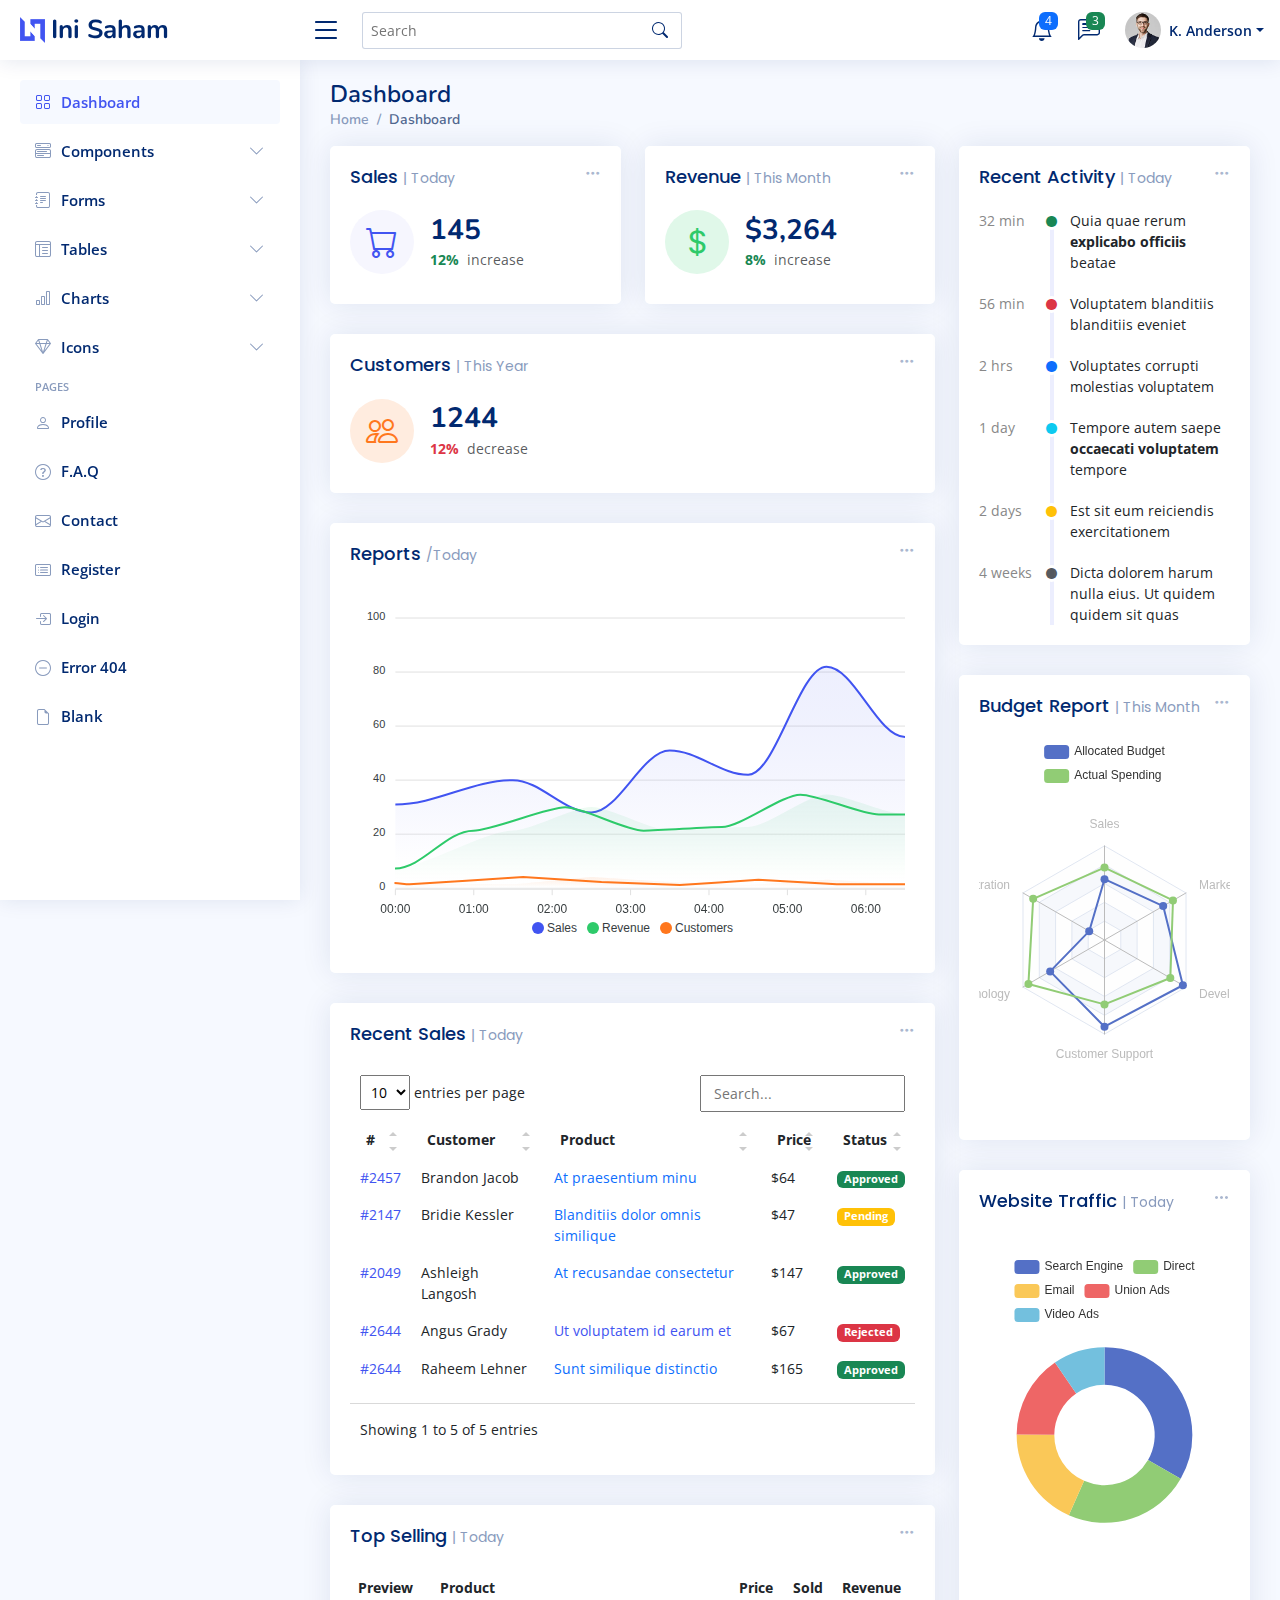
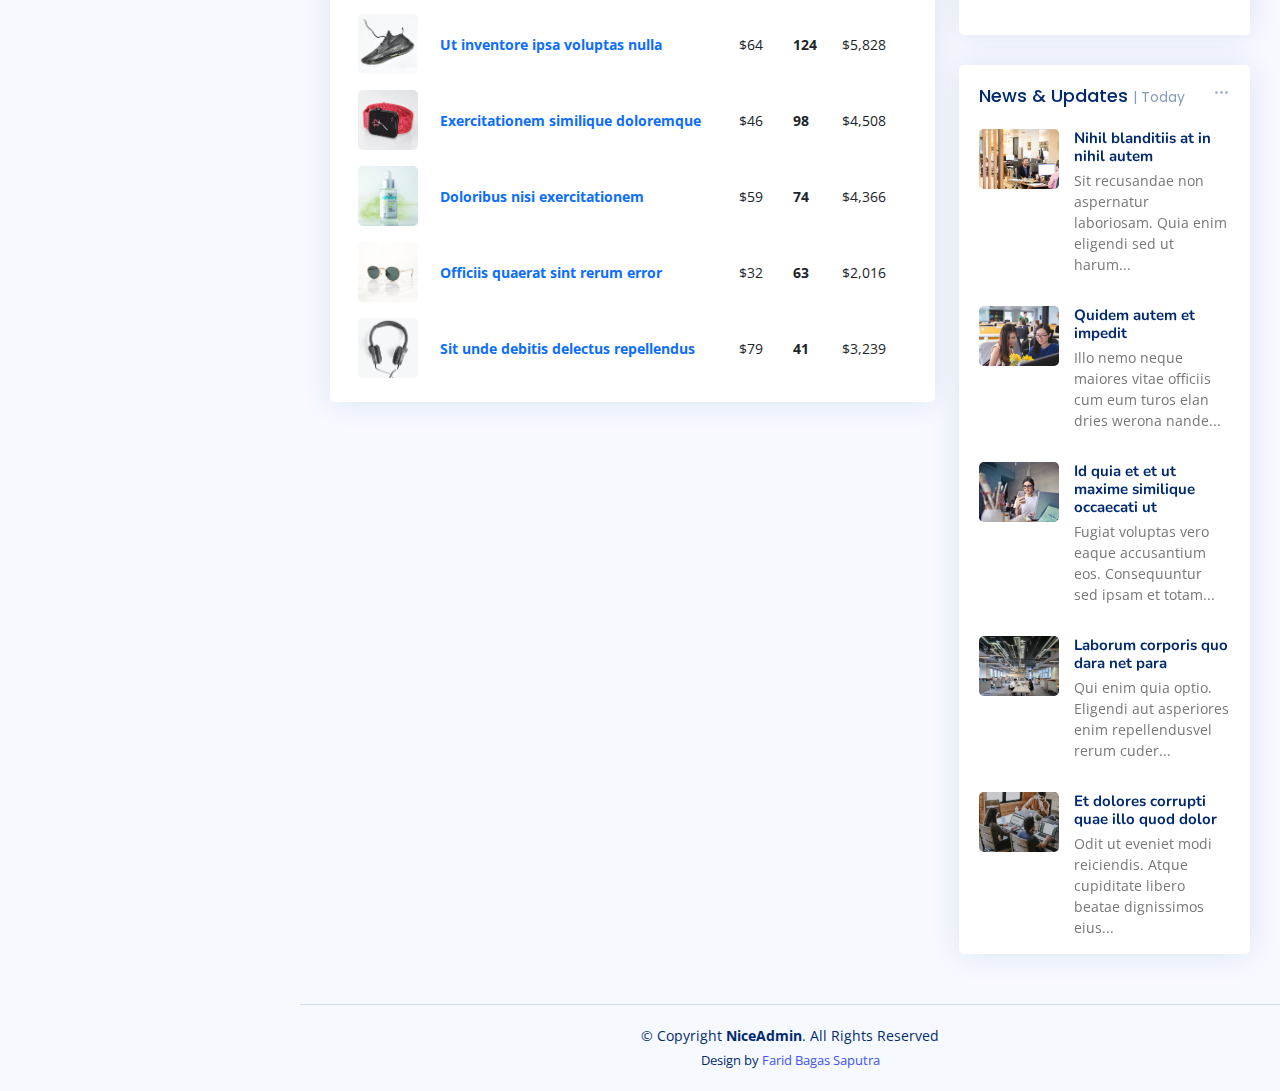
<file: MI_PRG4_M2_P1_110/MI_PRG4_M2_P1_110/P1_110/NiceAdmin/index.html>
<!DOCTYPE html>
<html lang="en">

<head>
  <meta charset="utf-8">
  <meta content="width=device-width, initial-scale=1.0" name="viewport">

  <title>Pemograman 4</title>
  <meta content="" name="description">
  <meta content="" name="keywords">

  <!-- Favicons -->
  <link href="assets/img/favicon.png" rel="icon">
  <link href="assets/img/apple-touch-icon.png" rel="apple-touch-icon">

  <!-- Google Fonts -->
  <link href="https://fonts.gstatic.com" rel="preconnect">
  <link href="https://fonts.googleapis.com/css?family=Open+Sans:300,300i,400,400i,600,600i,700,700i|Nunito:300,300i,400,400i,600,600i,700,700i|Poppins:300,300i,400,400i,500,500i,600,600i,700,700i" rel="stylesheet">

  <!-- Vendor CSS Files -->
  <link href="assets/vendor/bootstrap/css/bootstrap.min.css" rel="stylesheet">
  <link href="assets/vendor/bootstrap-icons/bootstrap-icons.css" rel="stylesheet">
  <link href="assets/vendor/boxicons/css/boxicons.min.css" rel="stylesheet">
  <link href="assets/vendor/quill/quill.snow.css" rel="stylesheet">
  <link href="assets/vendor/quill/quill.bubble.css" rel="stylesheet">
  <link href="assets/vendor/remixicon/remixicon.css" rel="stylesheet">
  <link href="assets/vendor/simple-datatables/style.css" rel="stylesheet">

  <!-- Template Main CSS File -->
  <link href="assets/css/style.css" rel="stylesheet">

  <!-- =======================================================
  * Template Name: NiceAdmin
  * Updated: Aug 30 2023 with Bootstrap v5.3.1
  * Template URL: https://bootstrapmade.com/nice-admin-bootstrap-admin-html-template/
  * Author: BootstrapMade.com
  * License: https://bootstrapmade.com/license/
  ======================================================== -->
</head>

<body>

  <!-- ======= Header ======= -->
  <header id="header" class="header fixed-top d-flex align-items-center">

    <div class="d-flex align-items-center justify-content-between">
      <a href="index.html" class="logo d-flex align-items-center">
        <img src="assets/img/logo.png" alt="">
        <span class="d-none d-lg-block">Ini Saham </span>
      </a>
      <i class="bi bi-list toggle-sidebar-btn"></i>
    </div><!-- End Logo -->

    <div class="search-bar">
      <form class="search-form d-flex align-items-center" method="POST" action="#">
        <input type="text" name="query" placeholder="Search" title="Enter search keyword">
        <button type="submit" title="Search"><i class="bi bi-search"></i></button>
      </form>
    </div><!-- End Search Bar -->

    <nav class="header-nav ms-auto">
      <ul class="d-flex align-items-center">

        <li class="nav-item d-block d-lg-none">
          <a class="nav-link nav-icon search-bar-toggle " href="#">
            <i class="bi bi-search"></i>
          </a>
        </li><!-- End Search Icon-->

        <li class="nav-item dropdown">

          <a class="nav-link nav-icon" href="#" data-bs-toggle="dropdown">
            <i class="bi bi-bell"></i>
            <span class="badge bg-primary badge-number">4</span>
          </a><!-- End Notification Icon -->

          <ul class="dropdown-menu dropdown-menu-end dropdown-menu-arrow notifications">
            <li class="dropdown-header">
              You have 4 new notifications
              <a href="#"><span class="badge rounded-pill bg-primary p-2 ms-2">View all</span></a>
            </li>
            <li>
              <hr class="dropdown-divider">
            </li>

            <li class="notification-item">
              <i class="bi bi-exclamation-circle text-warning"></i>
              <div>
                <h4>Lorem Ipsum</h4>
                <p>Quae dolorem earum veritatis oditseno</p>
                <p>30 min. ago</p>
              </div>
            </li>

            <li>
              <hr class="dropdown-divider">
            </li>

            <li class="notification-item">
              <i class="bi bi-x-circle text-danger"></i>
              <div>
                <h4>Atque rerum nesciunt</h4>
                <p>Quae dolorem earum veritatis oditseno</p>
                <p>1 hr. ago</p>
              </div>
            </li>

            <li>
              <hr class="dropdown-divider">
            </li>

            <li class="notification-item">
              <i class="bi bi-check-circle text-success"></i>
              <div>
                <h4>Sit rerum fuga</h4>
                <p>Quae dolorem earum veritatis oditseno</p>
                <p>2 hrs. ago</p>
              </div>
            </li>

            <li>
              <hr class="dropdown-divider">
            </li>

            <li class="notification-item">
              <i class="bi bi-info-circle text-primary"></i>
              <div>
                <h4>Dicta reprehenderit</h4>
                <p>Quae dolorem earum veritatis oditseno</p>
                <p>4 hrs. ago</p>
              </div>
            </li>

            <li>
              <hr class="dropdown-divider">
            </li>
            <li class="dropdown-footer">
              <a href="#">Show all notifications</a>
            </li>

          </ul><!-- End Notification Dropdown Items -->

        </li><!-- End Notification Nav -->

        <li class="nav-item dropdown">

          <a class="nav-link nav-icon" href="#" data-bs-toggle="dropdown">
            <i class="bi bi-chat-left-text"></i>
            <span class="badge bg-success badge-number">3</span>
          </a><!-- End Messages Icon -->

          <ul class="dropdown-menu dropdown-menu-end dropdown-menu-arrow messages">
            <li class="dropdown-header">
              You have 3 new messages
              <a href="#"><span class="badge rounded-pill bg-primary p-2 ms-2">View all</span></a>
            </li>
            <li>
              <hr class="dropdown-divider">
            </li>

            <li class="message-item">
              <a href="#">
                <img src="assets/img/messages-1.jpg" alt="" class="rounded-circle">
                <div>
                  <h4>Adel Pradita</h4>
                  <p>Velit asperiores et ducimus soluta repudiandae labore officia est ut...</p>
                  <p>4 hrs. ago</p>
                </div>
              </a>
            </li>
            <li>
              <hr class="dropdown-divider">
            </li>

            <li class="message-item">
              <a href="#">
                <img src="assets/img/messages-2.jpg" alt="" class="rounded-circle">
                <div>
                  <h4>Rasidin Aziz</h4>
                  <p>Velit asperiores et ducimus soluta repudiandae labore officia est ut...</p>
                  <p>6 hrs. ago</p>
                </div>
              </a>
            </li>
            <li>
              <hr class="dropdown-divider">
            </li>

            <li class="message-item">
              <a href="#">
                <img src="assets/img/messages-3.jpg" alt="" class="rounded-circle">
                <div>
                  <h4>David Manual</h4>
                  <p>Velit asperiores et ducimus soluta repudiandae labore officia est ut...</p>
                  <p>8 hrs. ago</p>
                </div>
              </a>
            </li>
            <li>
              <hr class="dropdown-divider">
            </li>

            <li class="dropdown-footer">
              <a href="#">Show all messages</a>
            </li>

          </ul><!-- End Messages Dropdown Items -->

        </li><!-- End Messages Nav -->

        <li class="nav-item dropdown pe-3">

          <a class="nav-link nav-profile d-flex align-items-center pe-0" href="#" data-bs-toggle="dropdown">
            <img src="assets/img/profile-img.jpg" alt="Profile" class="rounded-circle">
            <span class="d-none d-md-block dropdown-toggle ps-2">K. Anderson</span>
          </a><!-- End Profile Iamge Icon -->

          <ul class="dropdown-menu dropdown-menu-end dropdown-menu-arrow profile">
            <li class="dropdown-header">
              <h6>Farid Bagas Saputra</h6>
              <span>Project Manajer</span>
            </li>
            <li>
              <hr class="dropdown-divider">
            </li>

            <li>
              <a class="dropdown-item d-flex align-items-center" href="users-profile.html">
                <i class="bi bi-person"></i>
                <span>My Profile</span>
              </a>
            </li>
            <li>
              <hr class="dropdown-divider">
            </li>

            <li>
              <a class="dropdown-item d-flex align-items-center" href="users-profile.html">
                <i class="bi bi-gear"></i>
                <span>Account Settings</span>
              </a>
            </li>
            <li>
              <hr class="dropdown-divider">
            </li>

            <li>
              <a class="dropdown-item d-flex align-items-center" href="pages-faq.html">
                <i class="bi bi-question-circle"></i>
                <span>Need Help?</span>
              </a>
            </li>
            <li>
              <hr class="dropdown-divider">
            </li>

            <li>
              <a class="dropdown-item d-flex align-items-center" href="#">
                <i class="bi bi-box-arrow-right"></i>
                <span>Sign Out</span>
              </a>
            </li>

          </ul><!-- End Profile Dropdown Items -->
        </li><!-- End Profile Nav -->

      </ul>
    </nav><!-- End Icons Navigation -->

  </header><!-- End Header -->

  <!-- ======= Sidebar ======= -->
  <aside id="sidebar" class="sidebar">

    <ul class="sidebar-nav" id="sidebar-nav">

      <li class="nav-item">
        <a class="nav-link " href="index.html">
          <i class="bi bi-grid"></i>
          <span>Dashboard</span>
        </a>
      </li><!-- End Dashboard Nav -->

      <li class="nav-item">
        <a class="nav-link collapsed" data-bs-target="#components-nav" data-bs-toggle="collapse" href="#">
          <i class="bi bi-menu-button-wide"></i><span>Components</span><i class="bi bi-chevron-down ms-auto"></i>
        </a>
        <ul id="components-nav" class="nav-content collapse " data-bs-parent="#sidebar-nav">
          <li>
            <a href="components-alerts.html">
              <i class="bi bi-circle"></i><span>Alerts</span>
            </a>
          </li>
          <li>
            <a href="components-accordion.html">
              <i class="bi bi-circle"></i><span>Accordion</span>
            </a>
          </li>
          <li>
            <a href="components-badges.html">
              <i class="bi bi-circle"></i><span>Badges</span>
            </a>
          </li>
          <li>
            <a href="components-breadcrumbs.html">
              <i class="bi bi-circle"></i><span>Breadcrumbs</span>
            </a>
          </li>
          <li>
            <a href="components-buttons.html">
              <i class="bi bi-circle"></i><span>Buttons</span>
            </a>
          </li>
          <li>
            <a href="components-cards.html">
              <i class="bi bi-circle"></i><span>Cards</span>
            </a>
          </li>
          <li>
            <a href="components-carousel.html">
              <i class="bi bi-circle"></i><span>Carousel</span>
            </a>
          </li>
          <li>
            <a href="components-list-group.html">
              <i class="bi bi-circle"></i><span>List group</span>
            </a>
          </li>
          <li>
            <a href="components-modal.html">
              <i class="bi bi-circle"></i><span>Modal</span>
            </a>
          </li>
          <li>
            <a href="components-tabs.html">
              <i class="bi bi-circle"></i><span>Tabs</span>
            </a>
          </li>
          <li>
            <a href="components-pagination.html">
              <i class="bi bi-circle"></i><span>Pagination</span>
            </a>
          </li>
          <li>
            <a href="components-progress.html">
              <i class="bi bi-circle"></i><span>Progress</span>
            </a>
          </li>
          <li>
            <a href="components-spinners.html">
              <i class="bi bi-circle"></i><span>Spinners</span>
            </a>
          </li>
          <li>
            <a href="components-tooltips.html">
              <i class="bi bi-circle"></i><span>Tooltips</span>
            </a>
          </li>
        </ul>
      </li><!-- End Components Nav -->

      <li class="nav-item">
        <a class="nav-link collapsed" data-bs-target="#forms-nav" data-bs-toggle="collapse" href="#">
          <i class="bi bi-journal-text"></i><span>Forms</span><i class="bi bi-chevron-down ms-auto"></i>
        </a>
        <ul id="forms-nav" class="nav-content collapse " data-bs-parent="#sidebar-nav">
          <li>
            <a href="forms-elements.html">
              <i class="bi bi-circle"></i><span>Form Elements</span>
            </a>
          </li>
          <li>
            <a href="forms-layouts.html">
              <i class="bi bi-circle"></i><span>Form Layouts</span>
            </a>
          </li>
          <li>
            <a href="forms-editors.html">
              <i class="bi bi-circle"></i><span>Form Editors</span>
            </a>
          </li>
          <li>
            <a href="forms-validation.html">
              <i class="bi bi-circle"></i><span>Form Validation</span>
            </a>
          </li>
        </ul>
      </li><!-- End Forms Nav -->

      <li class="nav-item">
        <a class="nav-link collapsed" data-bs-target="#tables-nav" data-bs-toggle="collapse" href="#">
          <i class="bi bi-layout-text-window-reverse"></i><span>Tables</span><i class="bi bi-chevron-down ms-auto"></i>
        </a>
        <ul id="tables-nav" class="nav-content collapse " data-bs-parent="#sidebar-nav">
          <li>
            <a href="tables-general.html">
              <i class="bi bi-circle"></i><span>General Tables</span>
            </a>
          </li>
          <li>
            <a href="tables-data.html">
              <i class="bi bi-circle"></i><span>Data Tables</span>
            </a>
          </li>
        </ul>
      </li><!-- End Tables Nav -->

      <li class="nav-item">
        <a class="nav-link collapsed" data-bs-target="#charts-nav" data-bs-toggle="collapse" href="#">
          <i class="bi bi-bar-chart"></i><span>Charts</span><i class="bi bi-chevron-down ms-auto"></i>
        </a>
        <ul id="charts-nav" class="nav-content collapse " data-bs-parent="#sidebar-nav">
          <li>
            <a href="charts-chartjs.html">
              <i class="bi bi-circle"></i><span>Chart.js</span>
            </a>
          </li>
          <li>
            <a href="charts-apexcharts.html">
              <i class="bi bi-circle"></i><span>ApexCharts</span>
            </a>
          </li>
          <li>
            <a href="charts-echarts.html">
              <i class="bi bi-circle"></i><span>ECharts</span>
            </a>
          </li>
        </ul>
      </li><!-- End Charts Nav -->

      <li class="nav-item">
        <a class="nav-link collapsed" data-bs-target="#icons-nav" data-bs-toggle="collapse" href="#">
          <i class="bi bi-gem"></i><span>Icons</span><i class="bi bi-chevron-down ms-auto"></i>
        </a>
        <ul id="icons-nav" class="nav-content collapse " data-bs-parent="#sidebar-nav">
          <li>
            <a href="icons-bootstrap.html">
              <i class="bi bi-circle"></i><span>Bootstrap Icons</span>
            </a>
          </li>
          <li>
            <a href="icons-remix.html">
              <i class="bi bi-circle"></i><span>Remix Icons</span>
            </a>
          </li>
          <li>
            <a href="icons-boxicons.html">
              <i class="bi bi-circle"></i><span>Boxicons</span>
            </a>
          </li>
        </ul>
      </li><!-- End Icons Nav -->

      <li class="nav-heading">Pages</li>

      <li class="nav-item">
        <a class="nav-link collapsed" href="users-profile.html">
          <i class="bi bi-person"></i>
          <span>Profile</span>
        </a>
      </li><!-- End Profile Page Nav -->

      <li class="nav-item">
        <a class="nav-link collapsed" href="pages-faq.html">
          <i class="bi bi-question-circle"></i>
          <span>F.A.Q</span>
        </a>
      </li><!-- End F.A.Q Page Nav -->

      <li class="nav-item">
        <a class="nav-link collapsed" href="pages-contact.html">
          <i class="bi bi-envelope"></i>
          <span>Contact</span>
        </a>
      </li><!-- End Contact Page Nav -->

      <li class="nav-item">
        <a class="nav-link collapsed" href="pages-register.html">
          <i class="bi bi-card-list"></i>
          <span>Register</span>
        </a>
      </li><!-- End Register Page Nav -->

      <li class="nav-item">
        <a class="nav-link collapsed" href="pages-login.html">
          <i class="bi bi-box-arrow-in-right"></i>
          <span>Login</span>
        </a>
      </li><!-- End Login Page Nav -->

      <li class="nav-item">
        <a class="nav-link collapsed" href="pages-error-404.html">
          <i class="bi bi-dash-circle"></i>
          <span>Error 404</span>
        </a>
      </li><!-- End Error 404 Page Nav -->

      <li class="nav-item">
        <a class="nav-link collapsed" href="pages-blank.html">
          <i class="bi bi-file-earmark"></i>
          <span>Blank</span>
        </a>
      </li><!-- End Blank Page Nav -->

    </ul>

  </aside><!-- End Sidebar-->

  <main id="main" class="main">

    <div class="pagetitle">
      <h1>Dashboard</h1>
      <nav>
        <ol class="breadcrumb">
          <li class="breadcrumb-item"><a href="index.html">Home</a></li>
          <li class="breadcrumb-item active">Dashboard</li>
        </ol>
      </nav>
    </div><!-- End Page Title -->

    <section class="section dashboard">
      <div class="row">

        <!-- Left side columns -->
        <div class="col-lg-8">
          <div class="row">

            <!-- Sales Card -->
            <div class="col-xxl-4 col-md-6">
              <div class="card info-card sales-card">

                <div class="filter">
                  <a class="icon" href="#" data-bs-toggle="dropdown"><i class="bi bi-three-dots"></i></a>
                  <ul class="dropdown-menu dropdown-menu-end dropdown-menu-arrow">
                    <li class="dropdown-header text-start">
                      <h6>Filter</h6>
                    </li>

                    <li><a class="dropdown-item" href="#">Today</a></li>
                    <li><a class="dropdown-item" href="#">This Month</a></li>
                    <li><a class="dropdown-item" href="#">This Year</a></li>
                  </ul>
                </div>

                <div class="card-body">
                  <h5 class="card-title">Sales <span>| Today</span></h5>

                  <div class="d-flex align-items-center">
                    <div class="card-icon rounded-circle d-flex align-items-center justify-content-center">
                      <i class="bi bi-cart"></i>
                    </div>
                    <div class="ps-3">
                      <h6>145</h6>
                      <span class="text-success small pt-1 fw-bold">12%</span> <span class="text-muted small pt-2 ps-1">increase</span>

                    </div>
                  </div>
                </div>

              </div>
            </div><!-- End Sales Card -->

            <!-- Revenue Card -->
            <div class="col-xxl-4 col-md-6">
              <div class="card info-card revenue-card">

                <div class="filter">
                  <a class="icon" href="#" data-bs-toggle="dropdown"><i class="bi bi-three-dots"></i></a>
                  <ul class="dropdown-menu dropdown-menu-end dropdown-menu-arrow">
                    <li class="dropdown-header text-start">
                      <h6>Filter</h6>
                    </li>

                    <li><a class="dropdown-item" href="#">Today</a></li>
                    <li><a class="dropdown-item" href="#">This Month</a></li>
                    <li><a class="dropdown-item" href="#">This Year</a></li>
                  </ul>
                </div>

                <div class="card-body">
                  <h5 class="card-title">Revenue <span>| This Month</span></h5>

                  <div class="d-flex align-items-center">
                    <div class="card-icon rounded-circle d-flex align-items-center justify-content-center">
                      <i class="bi bi-currency-dollar"></i>
                    </div>
                    <div class="ps-3">
                      <h6>$3,264</h6>
                      <span class="text-success small pt-1 fw-bold">8%</span> <span class="text-muted small pt-2 ps-1">increase</span>

                    </div>
                  </div>
                </div>

              </div>
            </div><!-- End Revenue Card -->

            <!-- Customers Card -->
            <div class="col-xxl-4 col-xl-12">

              <div class="card info-card customers-card">

                <div class="filter">
                  <a class="icon" href="#" data-bs-toggle="dropdown"><i class="bi bi-three-dots"></i></a>
                  <ul class="dropdown-menu dropdown-menu-end dropdown-menu-arrow">
                    <li class="dropdown-header text-start">
                      <h6>Filter</h6>
                    </li>

                    <li><a class="dropdown-item" href="#">Today</a></li>
                    <li><a class="dropdown-item" href="#">This Month</a></li>
                    <li><a class="dropdown-item" href="#">This Year</a></li>
                  </ul>
                </div>

                <div class="card-body">
                  <h5 class="card-title">Customers <span>| This Year</span></h5>

                  <div class="d-flex align-items-center">
                    <div class="card-icon rounded-circle d-flex align-items-center justify-content-center">
                      <i class="bi bi-people"></i>
                    </div>
                    <div class="ps-3">
                      <h6>1244</h6>
                      <span class="text-danger small pt-1 fw-bold">12%</span> <span class="text-muted small pt-2 ps-1">decrease</span>

                    </div>
                  </div>

                </div>
              </div>

            </div><!-- End Customers Card -->

            <!-- Reports -->
            <div class="col-12">
              <div class="card">

                <div class="filter">
                  <a class="icon" href="#" data-bs-toggle="dropdown"><i class="bi bi-three-dots"></i></a>
                  <ul class="dropdown-menu dropdown-menu-end dropdown-menu-arrow">
                    <li class="dropdown-header text-start">
                      <h6>Filter</h6>
                    </li>

                    <li><a class="dropdown-item" href="#">Today</a></li>
                    <li><a class="dropdown-item" href="#">This Month</a></li>
                    <li><a class="dropdown-item" href="#">This Year</a></li>
                  </ul>
                </div>

                <div class="card-body">
                  <h5 class="card-title">Reports <span>/Today</span></h5>

                  <!-- Line Chart -->
                  <div id="reportsChart"></div>

                  <script>
                    document.addEventListener("DOMContentLoaded", () => {
                      new ApexCharts(document.querySelector("#reportsChart"), {
                        series: [{
                          name: 'Sales',
                          data: [31, 40, 28, 51, 42, 82, 56],
                        }, {
                          name: 'Revenue',
                          data: [11, 32, 45, 32, 34, 52, 41]
                        }, {
                          name: 'Customers',
                          data: [15, 11, 32, 18, 9, 24, 11]
                        }],
                        chart: {
                          height: 350,
                          type: 'area',
                          toolbar: {
                            show: false
                          },
                        },
                        markers: {
                          size: 4
                        },
                        colors: ['#4154f1', '#2eca6a', '#ff771d'],
                        fill: {
                          type: "gradient",
                          gradient: {
                            shadeIntensity: 1,
                            opacityFrom: 0.3,
                            opacityTo: 0.4,
                            stops: [0, 90, 100]
                          }
                        },
                        dataLabels: {
                          enabled: false
                        },
                        stroke: {
                          curve: 'smooth',
                          width: 2
                        },
                        xaxis: {
                          type: 'datetime',
                          categories: ["2018-09-19T00:00:00.000Z", "2018-09-19T01:30:00.000Z", "2018-09-19T02:30:00.000Z", "2018-09-19T03:30:00.000Z", "2018-09-19T04:30:00.000Z", "2018-09-19T05:30:00.000Z", "2018-09-19T06:30:00.000Z"]
                        },
                        tooltip: {
                          x: {
                            format: 'dd/MM/yy HH:mm'
                          },
                        }
                      }).render();
                    });
                  </script>
                  <!-- End Line Chart -->

                </div>

              </div>
            </div><!-- End Reports -->

            <!-- Recent Sales -->
            <div class="col-12">
              <div class="card recent-sales overflow-auto">

                <div class="filter">
                  <a class="icon" href="#" data-bs-toggle="dropdown"><i class="bi bi-three-dots"></i></a>
                  <ul class="dropdown-menu dropdown-menu-end dropdown-menu-arrow">
                    <li class="dropdown-header text-start">
                      <h6>Filter</h6>
                    </li>

                    <li><a class="dropdown-item" href="#">Today</a></li>
                    <li><a class="dropdown-item" href="#">This Month</a></li>
                    <li><a class="dropdown-item" href="#">This Year</a></li>
                  </ul>
                </div>

                <div class="card-body">
                  <h5 class="card-title">Recent Sales <span>| Today</span></h5>

                  <table class="table table-borderless datatable">
                    <thead>
                      <tr>
                        <th scope="col">#</th>
                        <th scope="col">Customer</th>
                        <th scope="col">Product</th>
                        <th scope="col">Price</th>
                        <th scope="col">Status</th>
                      </tr>
                    </thead>
                    <tbody>
                      <tr>
                        <th scope="row"><a href="#">#2457</a></th>
                        <td>Brandon Jacob</td>
                        <td><a href="#" class="text-primary">At praesentium minu</a></td>
                        <td>$64</td>
                        <td><span class="badge bg-success">Approved</span></td>
                      </tr>
                      <tr>
                        <th scope="row"><a href="#">#2147</a></th>
                        <td>Bridie Kessler</td>
                        <td><a href="#" class="text-primary">Blanditiis dolor omnis similique</a></td>
                        <td>$47</td>
                        <td><span class="badge bg-warning">Pending</span></td>
                      </tr>
                      <tr>
                        <th scope="row"><a href="#">#2049</a></th>
                        <td>Ashleigh Langosh</td>
                        <td><a href="#" class="text-primary">At recusandae consectetur</a></td>
                        <td>$147</td>
                        <td><span class="badge bg-success">Approved</span></td>
                      </tr>
                      <tr>
                        <th scope="row"><a href="#">#2644</a></th>
                        <td>Angus Grady</td>
                        <td><a href="#" class="text-primar">Ut voluptatem id earum et</a></td>
                        <td>$67</td>
                        <td><span class="badge bg-danger">Rejected</span></td>
                      </tr>
                      <tr>
                        <th scope="row"><a href="#">#2644</a></th>
                        <td>Raheem Lehner</td>
                        <td><a href="#" class="text-primary">Sunt similique distinctio</a></td>
                        <td>$165</td>
                        <td><span class="badge bg-success">Approved</span></td>
                      </tr>
                    </tbody>
                  </table>

                </div>

              </div>
            </div><!-- End Recent Sales -->

            <!-- Top Selling -->
            <div class="col-12">
              <div class="card top-selling overflow-auto">

                <div class="filter">
                  <a class="icon" href="#" data-bs-toggle="dropdown"><i class="bi bi-three-dots"></i></a>
                  <ul class="dropdown-menu dropdown-menu-end dropdown-menu-arrow">
                    <li class="dropdown-header text-start">
                      <h6>Filter</h6>
                    </li>

                    <li><a class="dropdown-item" href="#">Today</a></li>
                    <li><a class="dropdown-item" href="#">This Month</a></li>
                    <li><a class="dropdown-item" href="#">This Year</a></li>
                  </ul>
                </div>

                <div class="card-body pb-0">
                  <h5 class="card-title">Top Selling <span>| Today</span></h5>

                  <table class="table table-borderless">
                    <thead>
                      <tr>
                        <th scope="col">Preview</th>
                        <th scope="col">Product</th>
                        <th scope="col">Price</th>
                        <th scope="col">Sold</th>
                        <th scope="col">Revenue</th>
                      </tr>
                    </thead>
                    <tbody>
                      <tr>
                        <th scope="row"><a href="#"><img src="assets/img/product-1.jpg" alt=""></a></th>
                        <td><a href="#" class="text-primary fw-bold">Ut inventore ipsa voluptas nulla</a></td>
                        <td>$64</td>
                        <td class="fw-bold">124</td>
                        <td>$5,828</td>
                      </tr>
                      <tr>
                        <th scope="row"><a href="#"><img src="assets/img/product-2.jpg" alt=""></a></th>
                        <td><a href="#" class="text-primary fw-bold">Exercitationem similique doloremque</a></td>
                        <td>$46</td>
                        <td class="fw-bold">98</td>
                        <td>$4,508</td>
                      </tr>
                      <tr>
                        <th scope="row"><a href="#"><img src="assets/img/product-3.jpg" alt=""></a></th>
                        <td><a href="#" class="text-primary fw-bold">Doloribus nisi exercitationem</a></td>
                        <td>$59</td>
                        <td class="fw-bold">74</td>
                        <td>$4,366</td>
                      </tr>
                      <tr>
                        <th scope="row"><a href="#"><img src="assets/img/product-4.jpg" alt=""></a></th>
                        <td><a href="#" class="text-primary fw-bold">Officiis quaerat sint rerum error</a></td>
                        <td>$32</td>
                        <td class="fw-bold">63</td>
                        <td>$2,016</td>
                      </tr>
                      <tr>
                        <th scope="row"><a href="#"><img src="assets/img/product-5.jpg" alt=""></a></th>
                        <td><a href="#" class="text-primary fw-bold">Sit unde debitis delectus repellendus</a></td>
                        <td>$79</td>
                        <td class="fw-bold">41</td>
                        <td>$3,239</td>
                      </tr>
                    </tbody>
                  </table>

                </div>

              </div>
            </div><!-- End Top Selling -->

          </div>
        </div><!-- End Left side columns -->

        <!-- Right side columns -->
        <div class="col-lg-4">

          <!-- Recent Activity -->
          <div class="card">
            <div class="filter">
              <a class="icon" href="#" data-bs-toggle="dropdown"><i class="bi bi-three-dots"></i></a>
              <ul class="dropdown-menu dropdown-menu-end dropdown-menu-arrow">
                <li class="dropdown-header text-start">
                  <h6>Filter</h6>
                </li>

                <li><a class="dropdown-item" href="#">Today</a></li>
                <li><a class="dropdown-item" href="#">This Month</a></li>
                <li><a class="dropdown-item" href="#">This Year</a></li>
              </ul>
            </div>

            <div class="card-body">
              <h5 class="card-title">Recent Activity <span>| Today</span></h5>

              <div class="activity">

                <div class="activity-item d-flex">
                  <div class="activite-label">32 min</div>
                  <i class='bi bi-circle-fill activity-badge text-success align-self-start'></i>
                  <div class="activity-content">
                    Quia quae rerum <a href="#" class="fw-bold text-dark">explicabo officiis</a> beatae
                  </div>
                </div><!-- End activity item-->

                <div class="activity-item d-flex">
                  <div class="activite-label">56 min</div>
                  <i class='bi bi-circle-fill activity-badge text-danger align-self-start'></i>
                  <div class="activity-content">
                    Voluptatem blanditiis blanditiis eveniet
                  </div>
                </div><!-- End activity item-->

                <div class="activity-item d-flex">
                  <div class="activite-label">2 hrs</div>
                  <i class='bi bi-circle-fill activity-badge text-primary align-self-start'></i>
                  <div class="activity-content">
                    Voluptates corrupti molestias voluptatem
                  </div>
                </div><!-- End activity item-->

                <div class="activity-item d-flex">
                  <div class="activite-label">1 day</div>
                  <i class='bi bi-circle-fill activity-badge text-info align-self-start'></i>
                  <div class="activity-content">
                    Tempore autem saepe <a href="#" class="fw-bold text-dark">occaecati voluptatem</a> tempore
                  </div>
                </div><!-- End activity item-->

                <div class="activity-item d-flex">
                  <div class="activite-label">2 days</div>
                  <i class='bi bi-circle-fill activity-badge text-warning align-self-start'></i>
                  <div class="activity-content">
                    Est sit eum reiciendis exercitationem
                  </div>
                </div><!-- End activity item-->

                <div class="activity-item d-flex">
                  <div class="activite-label">4 weeks</div>
                  <i class='bi bi-circle-fill activity-badge text-muted align-self-start'></i>
                  <div class="activity-content">
                    Dicta dolorem harum nulla eius. Ut quidem quidem sit quas
                  </div>
                </div><!-- End activity item-->

              </div>

            </div>
          </div><!-- End Recent Activity -->

          <!-- Budget Report -->
          <div class="card">
            <div class="filter">
              <a class="icon" href="#" data-bs-toggle="dropdown"><i class="bi bi-three-dots"></i></a>
              <ul class="dropdown-menu dropdown-menu-end dropdown-menu-arrow">
                <li class="dropdown-header text-start">
                  <h6>Filter</h6>
                </li>

                <li><a class="dropdown-item" href="#">Today</a></li>
                <li><a class="dropdown-item" href="#">This Month</a></li>
                <li><a class="dropdown-item" href="#">This Year</a></li>
              </ul>
            </div>

            <div class="card-body pb-0">
              <h5 class="card-title">Budget Report <span>| This Month</span></h5>

              <div id="budgetChart" style="min-height: 400px;" class="echart"></div>

              <script>
                document.addEventListener("DOMContentLoaded", () => {
                  var budgetChart = echarts.init(document.querySelector("#budgetChart")).setOption({
                    legend: {
                      data: ['Allocated Budget', 'Actual Spending']
                    },
                    radar: {
                      // shape: 'circle',
                      indicator: [{
                          name: 'Sales',
                          max: 6500
                        },
                        {
                          name: 'Administration',
                          max: 16000
                        },
                        {
                          name: 'Information Technology',
                          max: 30000
                        },
                        {
                          name: 'Customer Support',
                          max: 38000
                        },
                        {
                          name: 'Development',
                          max: 52000
                        },
                        {
                          name: 'Marketing',
                          max: 25000
                        }
                      ]
                    },
                    series: [{
                      name: 'Budget vs spending',
                      type: 'radar',
                      data: [{
                          value: [4200, 3000, 20000, 35000, 50000, 18000],
                          name: 'Allocated Budget'
                        },
                        {
                          value: [5000, 14000, 28000, 26000, 42000, 21000],
                          name: 'Actual Spending'
                        }
                      ]
                    }]
                  });
                });
              </script>

            </div>
          </div><!-- End Budget Report -->

          <!-- Website Traffic -->
          <div class="card">
            <div class="filter">
              <a class="icon" href="#" data-bs-toggle="dropdown"><i class="bi bi-three-dots"></i></a>
              <ul class="dropdown-menu dropdown-menu-end dropdown-menu-arrow">
                <li class="dropdown-header text-start">
                  <h6>Filter</h6>
                </li>

                <li><a class="dropdown-item" href="#">Today</a></li>
                <li><a class="dropdown-item" href="#">This Month</a></li>
                <li><a class="dropdown-item" href="#">This Year</a></li>
              </ul>
            </div>

            <div class="card-body pb-0">
              <h5 class="card-title">Website Traffic <span>| Today</span></h5>

              <div id="trafficChart" style="min-height: 400px;" class="echart"></div>

              <script>
                document.addEventListener("DOMContentLoaded", () => {
                  echarts.init(document.querySelector("#trafficChart")).setOption({
                    tooltip: {
                      trigger: 'item'
                    },
                    legend: {
                      top: '5%',
                      left: 'center'
                    },
                    series: [{
                      name: 'Access From',
                      type: 'pie',
                      radius: ['40%', '70%'],
                      avoidLabelOverlap: false,
                      label: {
                        show: false,
                        position: 'center'
                      },
                      emphasis: {
                        label: {
                          show: true,
                          fontSize: '18',
                          fontWeight: 'bold'
                        }
                      },
                      labelLine: {
                        show: false
                      },
                      data: [{
                          value: 1048,
                          name: 'Search Engine'
                        },
                        {
                          value: 735,
                          name: 'Direct'
                        },
                        {
                          value: 580,
                          name: 'Email'
                        },
                        {
                          value: 484,
                          name: 'Union Ads'
                        },
                        {
                          value: 300,
                          name: 'Video Ads'
                        }
                      ]
                    }]
                  });
                });
              </script>

            </div>
          </div><!-- End Website Traffic -->

          <!-- News & Updates Traffic -->
          <div class="card">
            <div class="filter">
              <a class="icon" href="#" data-bs-toggle="dropdown"><i class="bi bi-three-dots"></i></a>
              <ul class="dropdown-menu dropdown-menu-end dropdown-menu-arrow">
                <li class="dropdown-header text-start">
                  <h6>Filter</h6>
                </li>

                <li><a class="dropdown-item" href="#">Today</a></li>
                <li><a class="dropdown-item" href="#">This Month</a></li>
                <li><a class="dropdown-item" href="#">This Year</a></li>
              </ul>
            </div>

            <div class="card-body pb-0">
              <h5 class="card-title">News &amp; Updates <span>| Today</span></h5>

              <div class="news">
                <div class="post-item clearfix">
                  <img src="assets/img/news-1.jpg" alt="">
                  <h4><a href="#">Nihil blanditiis at in nihil autem</a></h4>
                  <p>Sit recusandae non aspernatur laboriosam. Quia enim eligendi sed ut harum...</p>
                </div>

                <div class="post-item clearfix">
                  <img src="assets/img/news-2.jpg" alt="">
                  <h4><a href="#">Quidem autem et impedit</a></h4>
                  <p>Illo nemo neque maiores vitae officiis cum eum turos elan dries werona nande...</p>
                </div>

                <div class="post-item clearfix">
                  <img src="assets/img/news-3.jpg" alt="">
                  <h4><a href="#">Id quia et et ut maxime similique occaecati ut</a></h4>
                  <p>Fugiat voluptas vero eaque accusantium eos. Consequuntur sed ipsam et totam...</p>
                </div>

                <div class="post-item clearfix">
                  <img src="assets/img/news-4.jpg" alt="">
                  <h4><a href="#">Laborum corporis quo dara net para</a></h4>
                  <p>Qui enim quia optio. Eligendi aut asperiores enim repellendusvel rerum cuder...</p>
                </div>

                <div class="post-item clearfix">
                  <img src="assets/img/news-5.jpg" alt="">
                  <h4><a href="#">Et dolores corrupti quae illo quod dolor</a></h4>
                  <p>Odit ut eveniet modi reiciendis. Atque cupiditate libero beatae dignissimos eius...</p>
                </div>

              </div><!-- End sidebar recent posts-->

            </div>
          </div><!-- End News & Updates -->

        </div><!-- End Right side columns -->

      </div>
    </section>

  </main><!-- End #main -->

  <!-- ======= Footer ======= -->
  <footer id="footer" class="footer">
    <div class="copyright">
      &copy; Copyright <strong><span>NiceAdmin</span></strong>. All Rights Reserved
    </div>
    <div class="credits">
      <!-- All the links in the footer should remain intact. -->
      <!-- You can delete the links only if you purchased the pro version. -->
      <!-- Licensing information: https://bootstrapmade.com/license/ -->
      <!-- Purchase the pro version with working PHP/AJAX contact form: https://bootstrapmade.com/nice-admin-bootstrap-admin-html-template/ -->
      Design by <a href="https://bootstrapmade.com/">Farid Bagas Saputra</a>
    </div>
  </footer><!-- End Footer -->

  <a href="#" class="back-to-top d-flex align-items-center justify-content-center"><i class="bi bi-arrow-up-short"></i></a>

  <!-- Vendor JS Files -->
  <script src="assets/vendor/apexcharts/apexcharts.min.js"></script>
  <script src="assets/vendor/bootstrap/js/bootstrap.bundle.min.js"></script>
  <script src="assets/vendor/chart.js/chart.umd.js"></script>
  <script src="assets/vendor/echarts/echarts.min.js"></script>
  <script src="assets/vendor/quill/quill.min.js"></script>
  <script src="assets/vendor/simple-datatables/simple-datatables.js"></script>
  <script src="assets/vendor/tinymce/tinymce.min.js"></script>
  <script src="assets/vendor/php-email-form/validate.js"></script>

  <!-- Template Main JS File -->
  <script src="assets/js/main.js"></script>

</body>

</html>
</file>
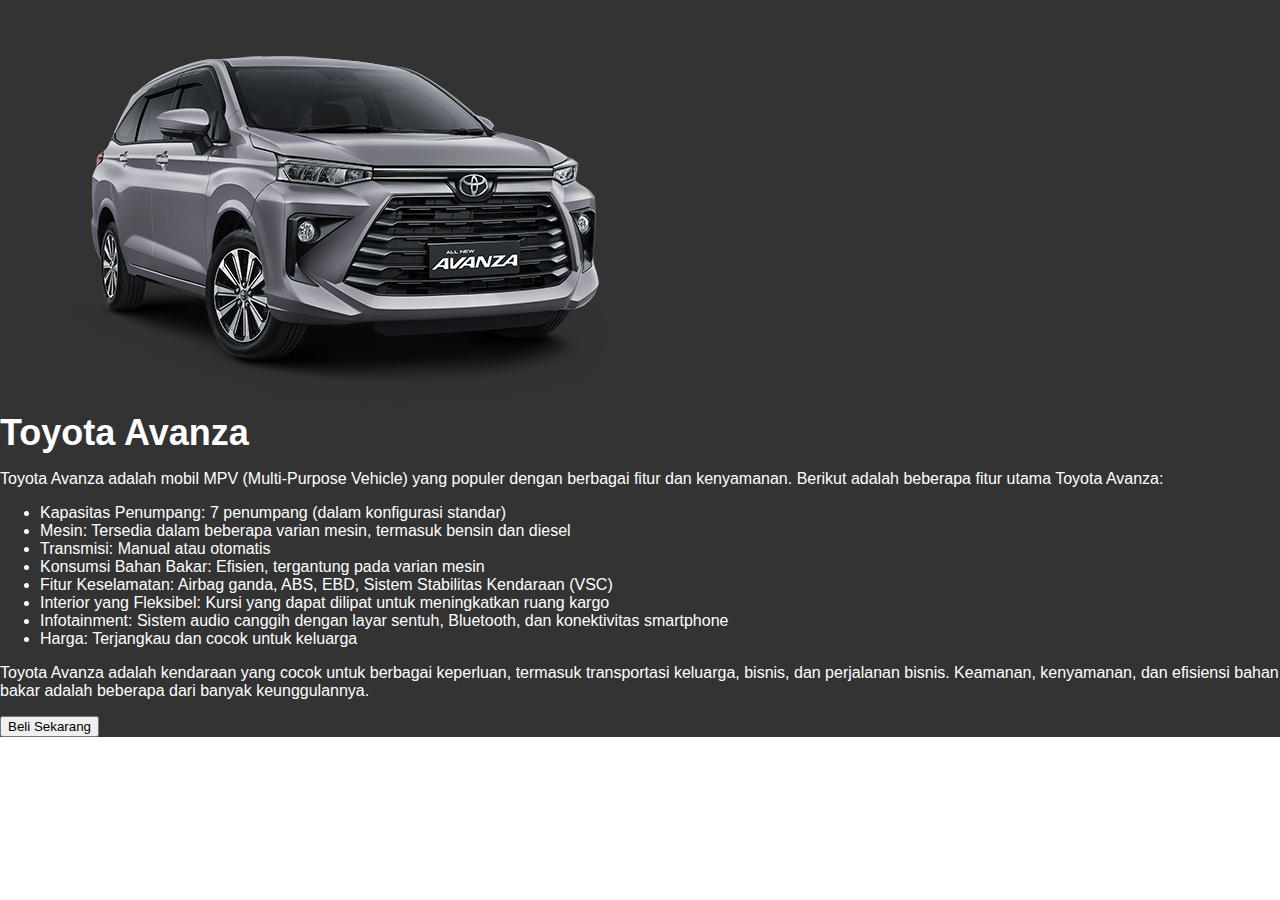
<file: PRG4_M2_P1_0320220106/LatihanM2_106/avanza.html>
<!DOCTYPE html>
<html lang="en">
<head>
    <meta charset="UTF-8">
    <meta name="viewport" content="width=device-width, initial-scale=1.0">
    <title>Toyota Avanza</title>
    <link rel="stylesheet" href="style.css">
    <link href="https://cdn.jsdelivr.net/npm/bootstrap@5.3.2/dist/css/bootstrap.min.css" rel="stylesheet" integrity="sha384-T3c6CoIi6uLrA9TneNEoa7RxnatzjcDSCmG1MXxSR1GAsXEV/Dwwykc2MPK8M2HN" crossorigin="anonymous">

</head>
<body>
    <div class="menu">
        <img src="mobil1.png" alt="mobil1">
        <h1>Toyota Avanza</h1>
        <p>Toyota Avanza adalah mobil MPV (Multi-Purpose Vehicle) yang populer dengan berbagai fitur dan kenyamanan. Berikut adalah beberapa fitur utama Toyota Avanza:</p>
    
    <ul>
        <li>Kapasitas Penumpang: 7 penumpang (dalam konfigurasi standar)</li>
        <li>Mesin: Tersedia dalam beberapa varian mesin, termasuk bensin dan diesel</li>
        <li>Transmisi: Manual atau otomatis</li>
        <li>Konsumsi Bahan Bakar: Efisien, tergantung pada varian mesin</li>
        <li>Fitur Keselamatan: Airbag ganda, ABS, EBD, Sistem Stabilitas Kendaraan (VSC)</li>
        <li>Interior yang Fleksibel: Kursi yang dapat dilipat untuk meningkatkan ruang kargo</li>
        <li>Infotainment: Sistem audio canggih dengan layar sentuh, Bluetooth, dan konektivitas smartphone</li>
        <li>Harga: Terjangkau dan cocok untuk keluarga</li>
    </ul>
    
    <p>Toyota Avanza adalah kendaraan yang cocok untuk berbagai keperluan, termasuk transportasi keluarga, bisnis, dan perjalanan bisnis. Keamanan, kenyamanan, dan efisiensi bahan bakar adalah beberapa dari banyak keunggulannya.</p>
    <a href="form.html">
        <button type="button" class="btn btn-primary btn-lg">Beli Sekarang</button>
    </a>
    
</div>
    
    
</body>
</html>
</file>
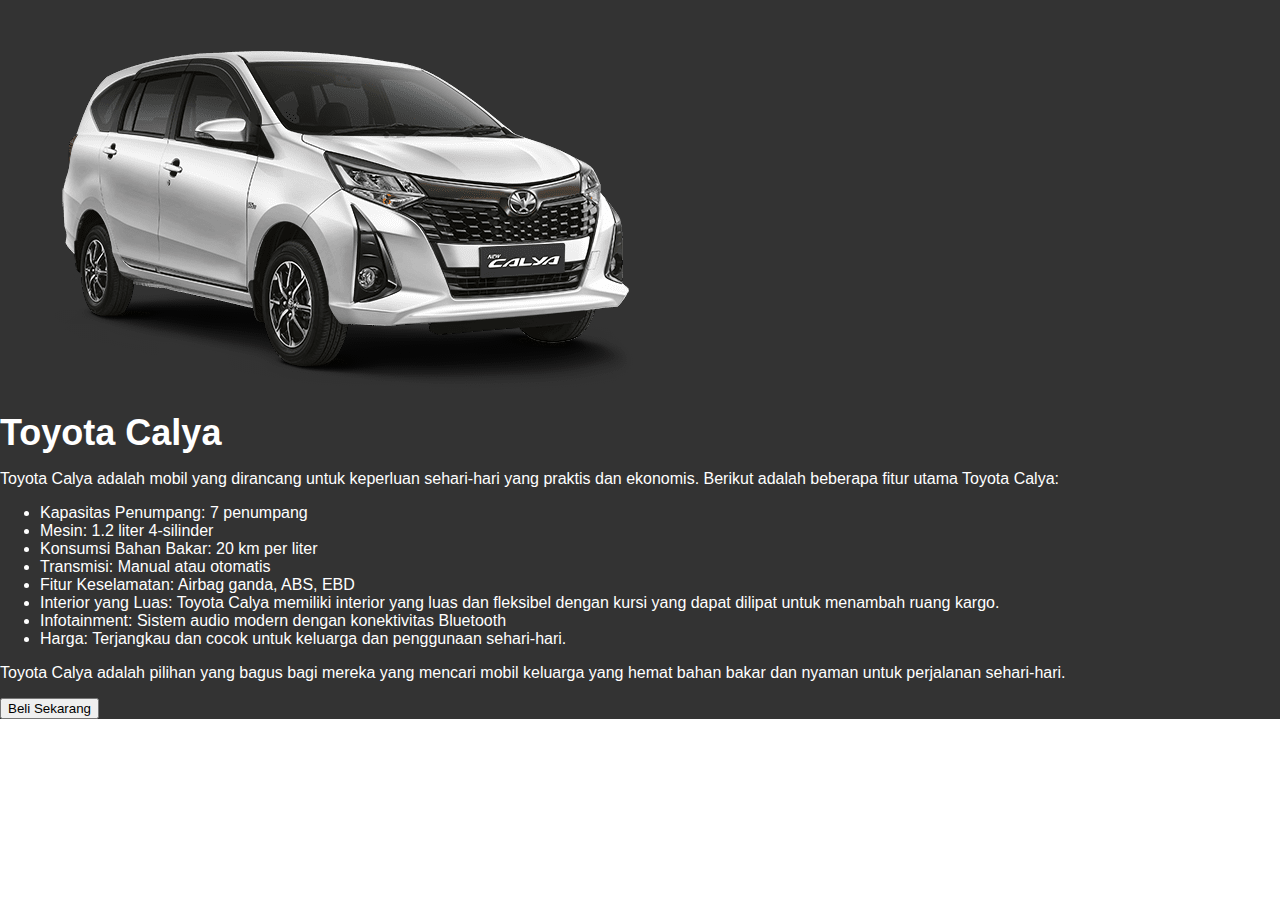
<file: PRG4_M2_P1_0320220106/LatihanM2_106/calya.html>
<!DOCTYPE html>
<html lang="en">
<head>
    <meta charset="UTF-8">
    <meta name="viewport" content="width=device-width, initial-scale=1.0">
    <title>Toyota Calya</title>
    <link rel="stylesheet" href="style.css">
    <link href="https://cdn.jsdelivr.net/npm/bootstrap@5.3.2/dist/css/bootstrap.min.css" rel="stylesheet" integrity="sha384-T3c6CoIi6uLrA9TneNEoa7RxnatzjcDSCmG1MXxSR1GAsXEV/Dwwykc2MPK8M2HN" crossorigin="anonymous">

</head>
<body>
    <div class="menu">
        <img src="mobil2.png" alt="mobil1">
        <h1>Toyota Calya</h1>
        <p>Toyota Calya adalah mobil yang dirancang untuk keperluan sehari-hari yang praktis dan ekonomis. Berikut adalah beberapa fitur utama Toyota Calya:</p>
    
    <ul>
        <li>Kapasitas Penumpang: 7 penumpang</li>
        <li>Mesin: 1.2 liter 4-silinder</li>
        <li>Konsumsi Bahan Bakar: 20 km per liter</li>
        <li>Transmisi: Manual atau otomatis</li>
        <li>Fitur Keselamatan: Airbag ganda, ABS, EBD</li>
        <li>Interior yang Luas: Toyota Calya memiliki interior yang luas dan fleksibel dengan kursi yang dapat dilipat untuk menambah ruang kargo.</li>
        <li>Infotainment: Sistem audio modern dengan konektivitas Bluetooth</li>
        <li>Harga: Terjangkau dan cocok untuk keluarga dan penggunaan sehari-hari.</li>
    </ul>
    
    <p>Toyota Calya adalah pilihan yang bagus bagi mereka yang mencari mobil keluarga yang hemat bahan bakar dan nyaman untuk perjalanan sehari-hari.</p>
        <a href="form.html">
            <button type="button" class="btn btn-primary btn-lg">Beli Sekarang</button>
        </a>
        
    </div>
</body>
</html>
</file>
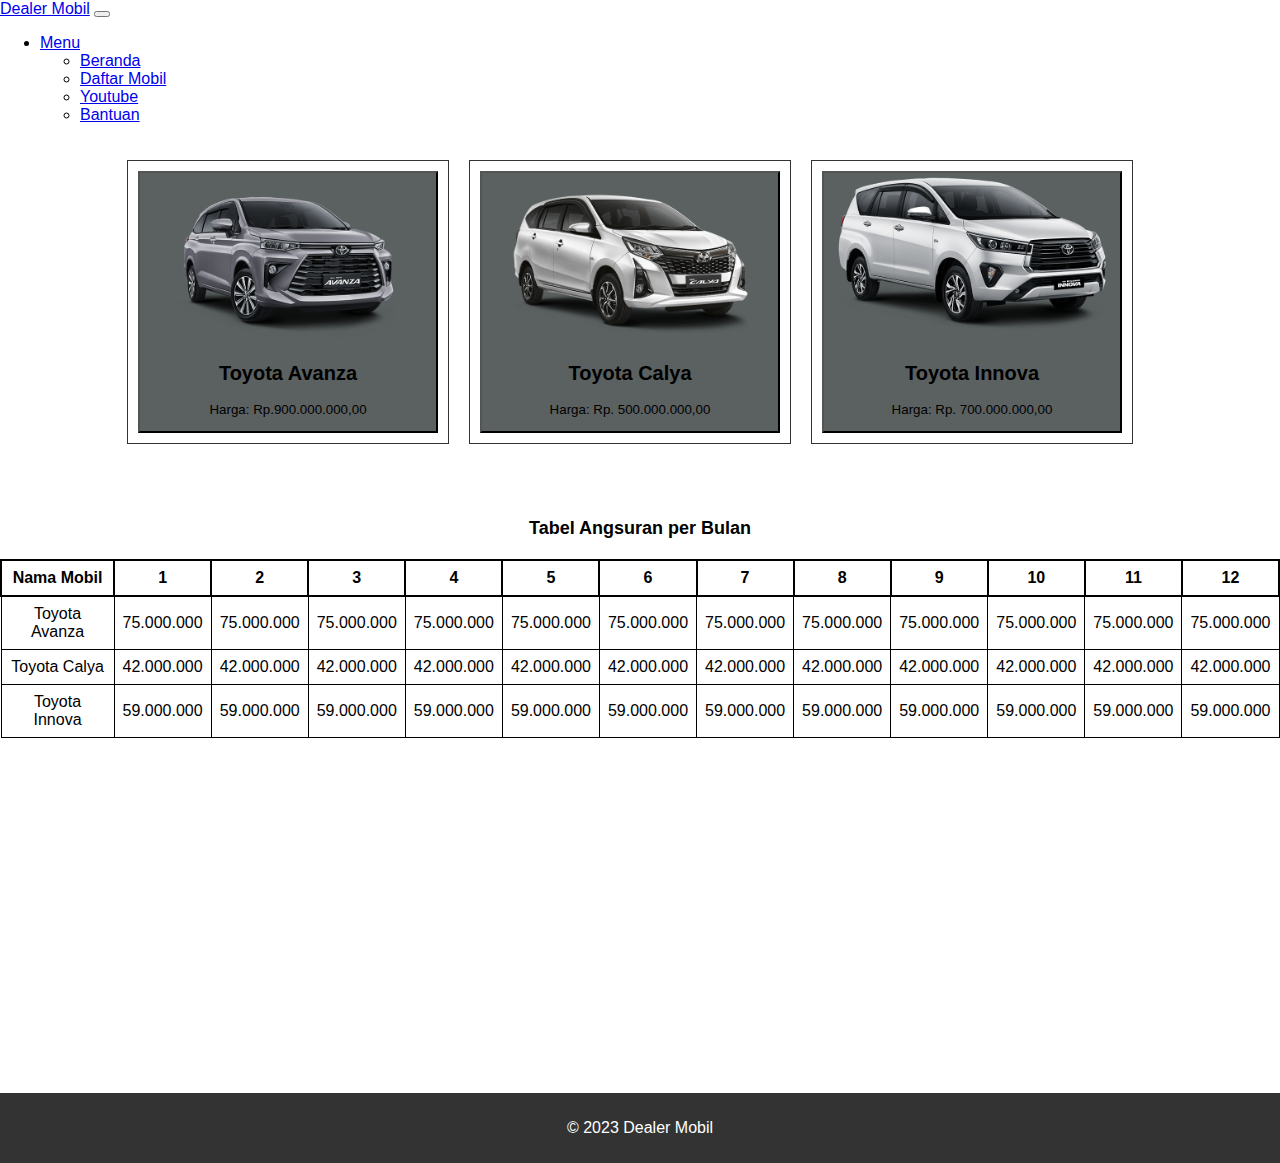
<file: PRG4_M2_P1_0320220106/LatihanM2_106/DealerMobil.html>
<!DOCTYPE html>
<html lang="en">
<head>
    <meta charset="UTF-8">
    <meta name="viewport" content="width=device-width, initial-scale=1.0">
    <link href="https://cdn.jsdelivr.net/npm/bootstrap@5.3.2/dist/css/bootstrap.min.css" rel="stylesheet" integrity="sha384-T3c6CoIi6uLrA9TneNEoa7RxnatzjcDSCmG1MXxSR1GAsXEV/Dwwykc2MPK8M2HN" crossorigin="anonymous">
    <link rel="stylesheet" href="style.css">
    <script src="https://cdn.jsdelivr.net/npm/@popperjs/core@2.11.8/dist/umd/popper.min.js" integrity="sha384-I7E8VVD/ismYTF4hNIPjVp/Zjvgyol6VFvRkX/vR+Vc4jQkC+hVqc2pM8ODewa9r" crossorigin="anonymous"></script>
    <script src="https://cdn.jsdelivr.net/npm/bootstrap@5.3.2/dist/js/bootstrap.min.js" integrity="sha384-BBtl+eGJRgqQAUMxJ7pMwbEyER4l1g+O15P+16Ep7Q9Q+zqX6gSbd85u4mG4QzX+" crossorigin="anonymous"></script>

    <title>Dealer Mobil</title>
</head>
<body>
    <nav class="navbar navbar-expand-lg navbar-dark bg-dark">
        <div class="container-fluid">
          <a class="navbar-brand" href="#">Dealer Mobil</a>
          <button class="navbar-toggler" type="button" data-bs-toggle="collapse" data-bs-target="#navbarNavDarkDropdown" aria-controls="navbarNavDarkDropdown" aria-expanded="false" aria-label="Toggle navigation">
            <span class="navbar-toggler-icon"></span>
          </button>
          <div class="collapse navbar-collapse" id="navbarNavDarkDropdown">
            <ul class="navbar-nav">
              <li class="nav-item dropdown">
                <a class="nav-link dropdown-toggle" href="#" id="navbarDropdownMenuLink" role="button" data-bs-toggle="dropdown" aria-expanded="false">
                  Menu
                </a>
                <ul class="dropdown-menu dropdown-menu-dark" aria-labelledby="navbarDropdownMenuLink">
                  <li><a class="dropdown-item" href="#">Beranda</a></li>
                  <li><a class="dropdown-item" href="#">Daftar Mobil</a></li>
                  <li><a class="dropdown-item" href="https://www.youtube.com/@OmMobi">Youtube</a></li>
                  <li><a class="dropdown-item" href="https://wa.me/6281317266325?text=Halo%20saya%20ingin%20bertanya%20tentang%20produk%20Anda">Bantuan</a></li>
                </ul>
              </li>
            </ul>
          </div>
        </div>
      </nav>
      
    <div class="car-list">
        
            <div class="car-item">
                <button>
                <a href="avanza.html">
                    <img src="mobil1.png" alt="Mobil A">
                    <h2> Toyota Avanza</h2>
                    <p>Harga: Rp.900.000.000,00</p>
                </a>
                </button>
            </div>
        
    
        <div class="car-item">
            <button>
            <a href="calya.html">
                <img src="mobil2.png" alt="Mobil B">
                <h2>Toyota Calya</h2>
                <p>Harga: Rp. 500.000.000,00</p>
                </a>
            </button>
        </div>


        <div class="car-item">
            <button>
            <a href="innova.html">
                <img src="mobil3.png" alt="Mobil C">
                <h2>Toyota Innova</h2>
                <p>Harga: Rp. 700.000.000,00</p>
            </button>
            </a>
        </div>
    </div>

    <br>
    <br>
    <br>

    <div class="table-caption">Tabel Angsuran per Bulan</div>
    <table class="table">
        <tr>
          <th>Nama Mobil</th>
          <th>1</th>
          <th>2</th>
          <th>3</th>
          <th>4</th>
          <th>5</th>
          <th>6</th>
          <th>7</th>
          <th>8</th>
          <th>9</th>
          <th>10</th>
          <th>11</th>
          <th>12</th>
        </tr>
        <tr>
          <td>Toyota Avanza</td>
          <td>75.000.000</td>
          <td>75.000.000</td>
          <td>75.000.000</td>
          <td>75.000.000</td>
          <td>75.000.000</td>
          <td>75.000.000</td>
          <td>75.000.000</td>
          <td>75.000.000</td>
          <td>75.000.000</td>
          <td>75.000.000</td>
          <td>75.000.000</td>
          <td>75.000.000</td>
        </tr>
        <tr>
          <td>Toyota Calya</td>
          <td>42.000.000</td>
          <td>42.000.000</td>
          <td>42.000.000</td>
          <td>42.000.000</td>
          <td>42.000.000</td>
          <td>42.000.000</td>
          <td>42.000.000</td>
          <td>42.000.000</td>
          <td>42.000.000</td>
          <td>42.000.000</td>
          <td>42.000.000</td>
          <td>42.000.000</td>
        </tr>
        <tr>
          <td>Toyota Innova</td>
          <td>59.000.000</td>
          <td>59.000.000</td>
          <td>59.000.000</td>
          <td>59.000.000</td>
          <td>59.000.000</td>
          <td>59.000.000</td>
          <td>59.000.000</td>
          <td>59.000.000</td>
          <td>59.000.000</td>
          <td>59.000.000</td>
          <td>59.000.000</td>
          <td>59.000.000</td>
        </tr>
      </table>      
<br>
<br>

<iframe width="560" height="315" src="https://www.youtube.com/embed/U64zWtmrxoY?autoplay=1" frameborder="0" allowfullscreen></iframe>

      
    <footer>
        <p>&copy; 2023 Dealer Mobil</p>
    </footer>

</body>
</html>
</file>
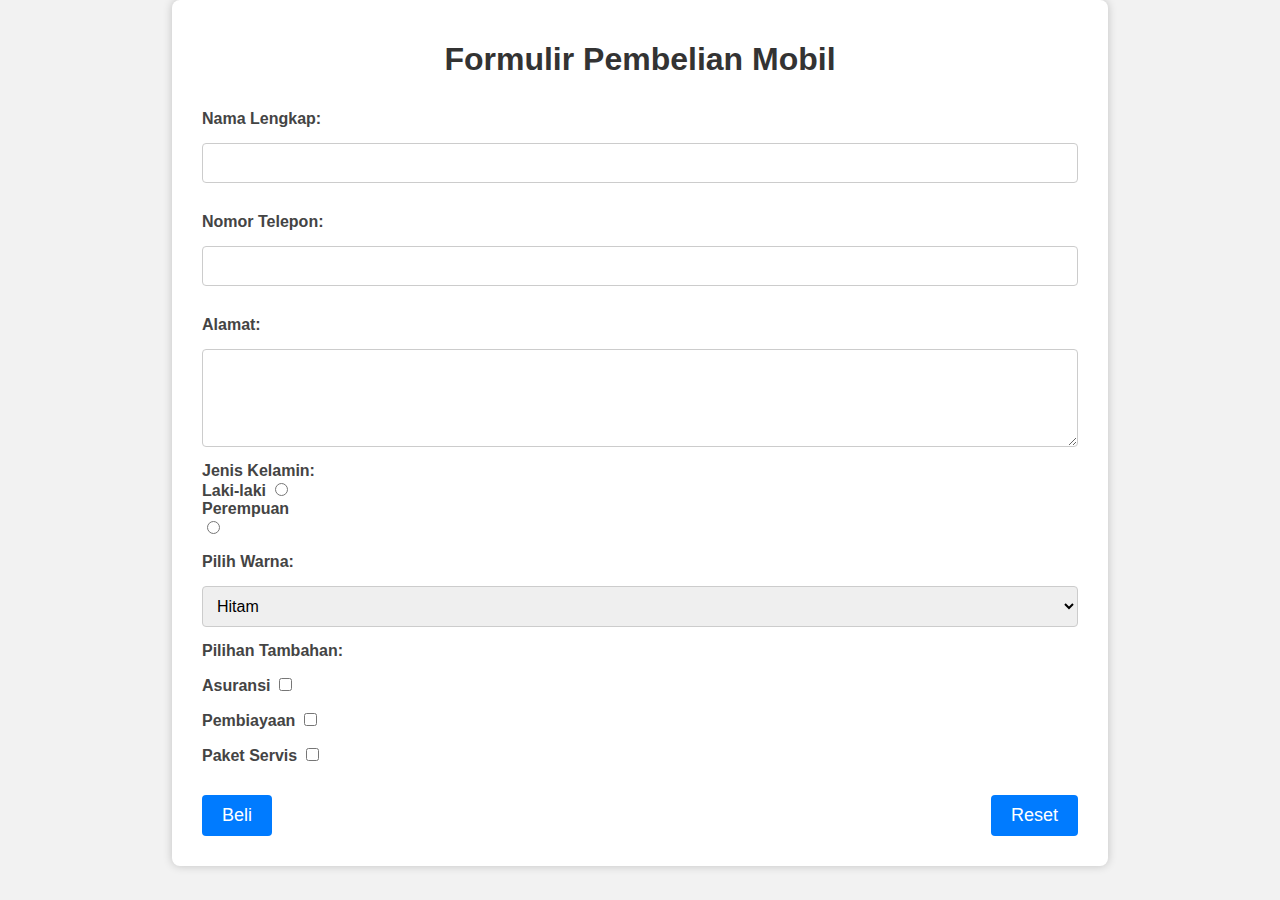
<file: PRG4_M2_P1_0320220106/LatihanM2_106/form.html>
<!DOCTYPE html>
<html lang="en">
<head>
    <meta charset="UTF-8">
    <meta name="viewport" content="width=device-width, initial-scale=1.0">
    <title>Formulir Pembelian Mobil</title>
    <link rel="stylesheet" href="styleForm.css">

    <!--validasi-->
    <script>
        function validate() {
            // Validasi nama maksimal 20 huruf dan hanya huruf
            var namaInput = document.getElementById("nama").value;
            if (!/^[A-Za-z]{1,20}$/.test(namaInput)) {
                document.getElementById("error_nama").innerHTML = "Nama harus terdiri dari maksimal 20 huruf dan hanya huruf.";
                return false;
            } else {
                document.getElementById("error_nama").innerHTML = "";
            }
    
            // Validasi nomor telepon harus 13 angka
            var teleponInput = document.getElementById("telepon").value;
            if (!/^[0-9]{13}$/.test(teleponInput)) {
                document.getElementById("error_telepon").innerHTML = "Nomor telepon harus terdiri dari 13 angka.";
                return false;
            } else {
                document.getElementById("error_telepon").innerHTML = "";
            }
    
            // Validasi apakah setidaknya satu pilihan tambahan telah dipilih
            var opsiInputs = document.querySelectorAll('input[name="opsi"]:checked');
            if (opsiInputs.length === 0) {
                document.getElementById("error_tambahan").innerHTML = "Minimal memilih 1 tambahan.";
                return false;
            }
    
            return true;
        }
    </script>
    
</head>
<body>
    <div class="container">
        <h1>Formulir Pembelian Mobil</h1>
        <form onsubmit="return validate()">
            <label for="nama">Nama Lengkap:</label>
            <input type="text" id="nama" name="nama" required>
            <div id="error_nama" style="color: red;"></div>
            
            <label for="telepon">Nomor Telepon:</label>
            <input type="text" id="telepon" name="telepon" pattern="[0-9]+" required>
            <div id="error_telepon" style="color: red;"></div>

            <label for="alamat">Alamat:</label>
            <textarea id="alamat" name="alamat" rows="4" required></textarea>
            
            <div class="radio-container">
                <label>Jenis Kelamin:</label><br>
                <label for="laki-laki">Laki-laki
                <input type="radio" id="radio" name="jenis_kelamin" value="Laki-laki" required></label>
                <label for="perempuan">Perempuan
                <input type="radio" id="radio" name="jenis_kelamin" value="Perempuan" required></label>
            </div>
            
            
            <label for="pilihan_mobil">Pilih Warna:</label>
            <select id="pilihan_mobil" name="mobil" required>
                <option value="Hitam">Hitam</option>
                <option value="Putih">Putih</option>
                <option value="Abu-abu">Abu-abu</option>
            </select>
            
            
            <label>Pilihan Tambahan:</label>
            <label for="asuransi">Asuransi
            <input type="checkbox" id="asuransi" name="opsi" value="Asuransi"></label>
            <label for="pembiayaan">Pembiayaan
            <input type="checkbox" id="pembiayaan" name="opsi" value="Pembiayaan"></label>
            <label for="paket_servis">Paket Servis
            <input type="checkbox" id="paket_servis" name="opsi" value="Paket Servis"></label>
            <div id="error_tambahan" style="color: red;"></div>
            
            <div class="button-container">
                <button type="submit">Beli</button>
                <button type="reset">Reset</button>
            </div>
        </form>
    </div>
    </body>

</html>
</file>
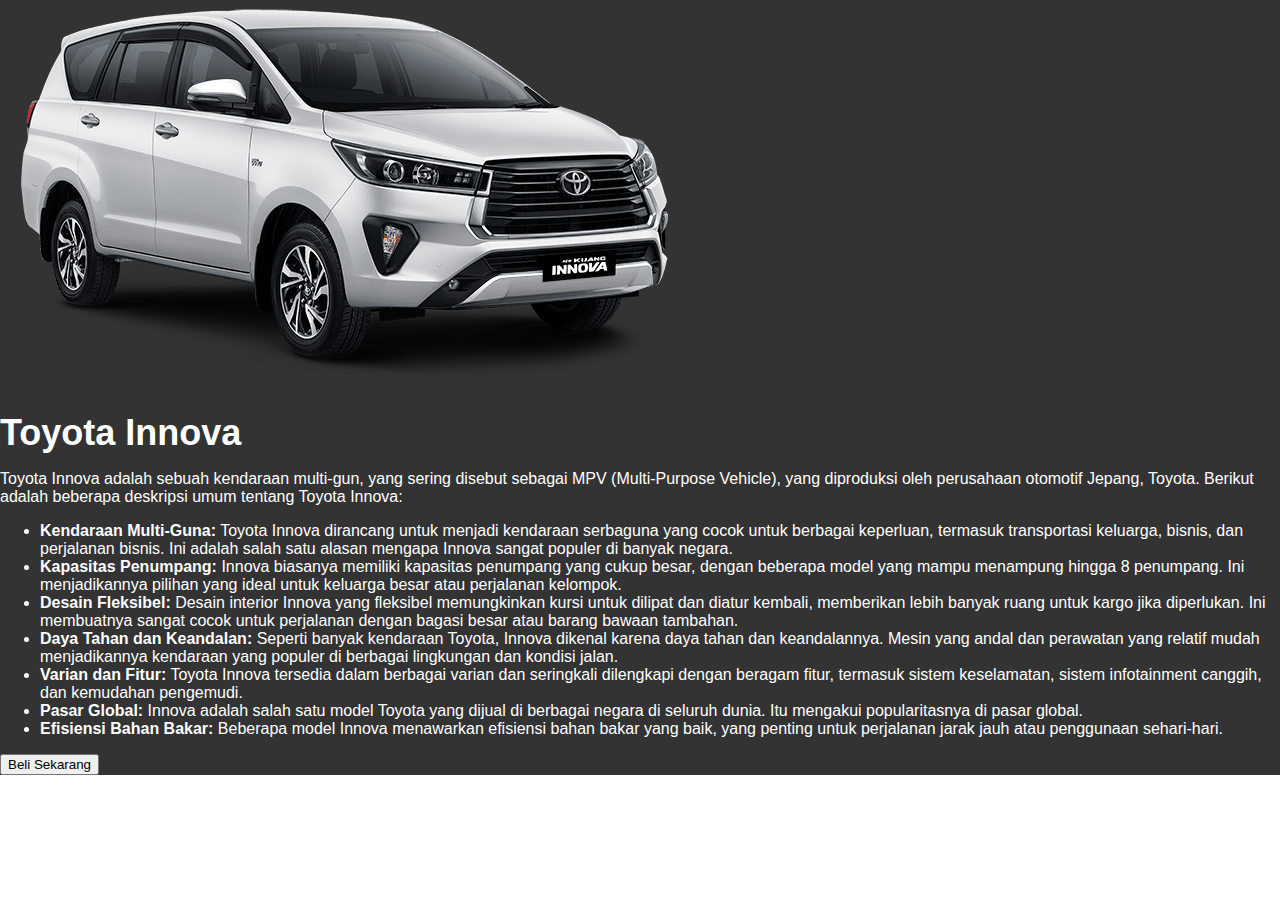
<file: PRG4_M2_P1_0320220106/LatihanM2_106/innova.html>
<!DOCTYPE html>
<html lang="en">
<head>
    <meta charset="UTF-8">
    <meta name="viewport" content="width=device-width, initial-scale=1.0">
    <link rel="stylesheet" href="style.css">
    <link href="https://cdn.jsdelivr.net/npm/bootstrap@5.3.2/dist/css/bootstrap.min.css" rel="stylesheet" integrity="sha384-T3c6CoIi6uLrA9TneNEoa7RxnatzjcDSCmG1MXxSR1GAsXEV/Dwwykc2MPK8M2HN" crossorigin="anonymous">
    
    <title>Toyota Innova</title>
</head>
<body>
    <div class="menu">
        <img src="mobil3.png" alt="mobil1">
        <h1>Toyota Innova</h1>
        <p>
            Toyota Innova adalah sebuah kendaraan multi-gun, yang sering disebut sebagai MPV (Multi-Purpose Vehicle), yang diproduksi oleh perusahaan otomotif Jepang, Toyota. Berikut adalah beberapa deskripsi umum tentang Toyota Innova:
        </p>
        <ul>
            <li><b>Kendaraan Multi-Guna:</b> Toyota Innova dirancang untuk menjadi kendaraan serbaguna yang cocok untuk berbagai keperluan, termasuk transportasi keluarga, bisnis, dan perjalanan bisnis. Ini adalah salah satu alasan mengapa Innova sangat populer di banyak negara.</li>
            <li><b>Kapasitas Penumpang:</b> Innova biasanya memiliki kapasitas penumpang yang cukup besar, dengan beberapa model yang mampu menampung hingga 8 penumpang. Ini menjadikannya pilihan yang ideal untuk keluarga besar atau perjalanan kelompok.</li>
            <li><b>Desain Fleksibel:</b> Desain interior Innova yang fleksibel memungkinkan kursi untuk dilipat dan diatur kembali, memberikan lebih banyak ruang untuk kargo jika diperlukan. Ini membuatnya sangat cocok untuk perjalanan dengan bagasi besar atau barang bawaan tambahan.</li>
            <li><b>Daya Tahan dan Keandalan:</b> Seperti banyak kendaraan Toyota, Innova dikenal karena daya tahan dan keandalannya. Mesin yang andal dan perawatan yang relatif mudah menjadikannya kendaraan yang populer di berbagai lingkungan dan kondisi jalan.</li>
            <li><b>Varian dan Fitur:</b> Toyota Innova tersedia dalam berbagai varian dan seringkali dilengkapi dengan beragam fitur, termasuk sistem keselamatan, sistem infotainment canggih, dan kemudahan pengemudi.</li>
            <li><b>Pasar Global:</b> Innova adalah salah satu model Toyota yang dijual di berbagai negara di seluruh dunia. Itu mengakui popularitasnya di pasar global.</li>
            <li><b>Efisiensi Bahan Bakar:</b> Beberapa model Innova menawarkan efisiensi bahan bakar yang baik, yang penting untuk perjalanan jarak jauh atau penggunaan sehari-hari.</li>
        </ul>
        <a href="form.html">
            <button type="button" class="btn btn-primary btn-lg">Beli Sekarang</button>
        </a>
        
    </div>

</body>
</html>
</file>
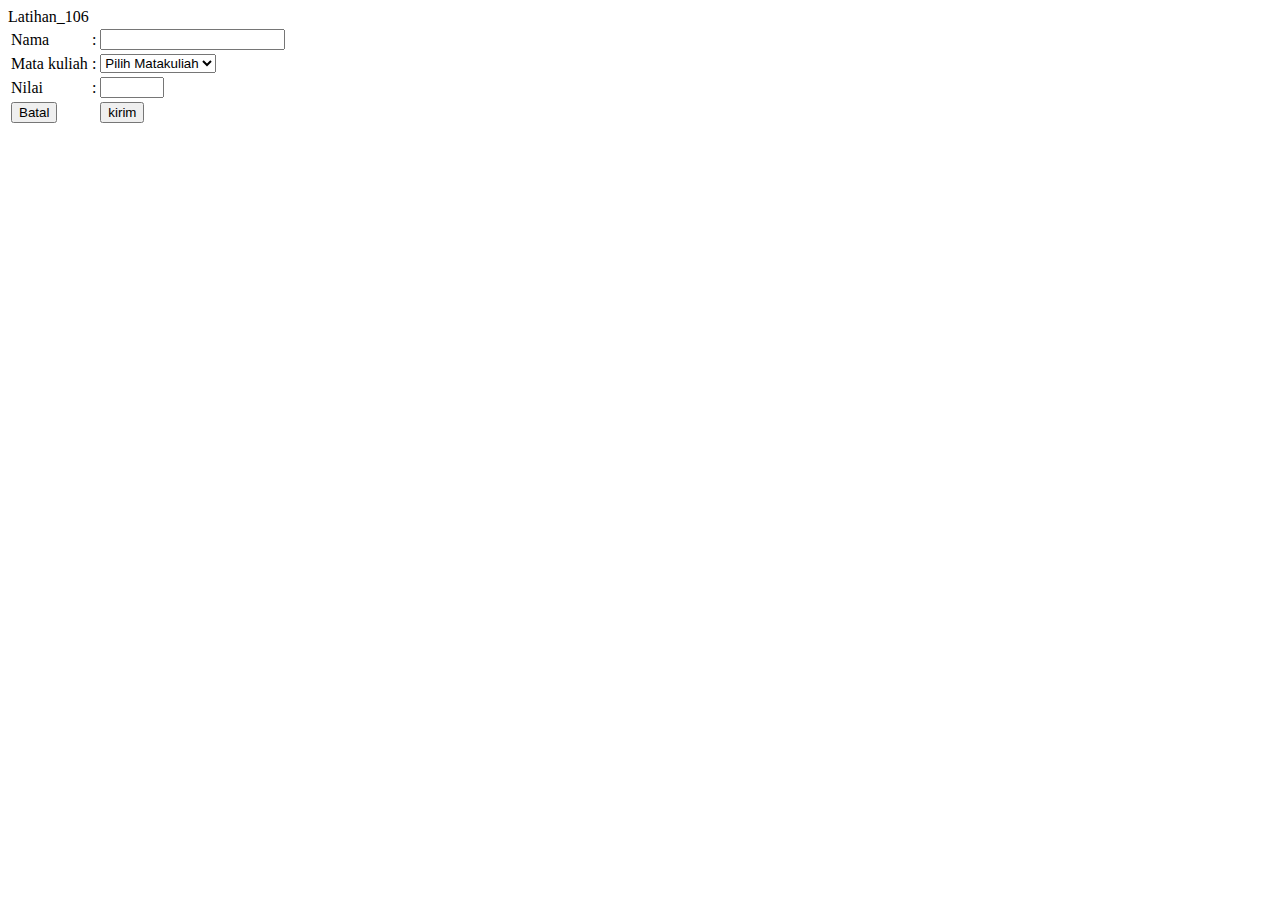
<file: PRG4_M2_P1_0320220106/LatihanM2_106/Latihan2_106.html>
<!DOCTYPE html>
<html lang="en">
<head>
    <meta charset="UTF-8">
    <meta name="viewport" content="width=device-width, initial-scale=1.0">
    <title>Latihan_106</title>
</head>
<body>
    <div class="header1">Latihan_106</div>
    <form onsubmit="return validate()">
        <table>
            <tbody>
                <tr>
                    <td>Nama</td>
                    <td>:</td>
                    <td>
                        <input id="nama" type="text">
                    </td>
                    <td id="error_nama" style="color: red;"></td> <!-- Tambahanelemen untuk pesan kesalahan-->
                </tr>
                <tr>
                    <td>Mata kuliah</td>
                    <td>:</td>
                    <td>
                        <select id="matakuliah">
                            <option value="">Pilih Matakuliah</option>
                            <option value="Matematika">Matematika</option>
                            <option value="Fisika">Fisika</option>
                            <option value="Kimia">Kimia</option>
                        </select>
                    </td>
                    <td id="error_matakuliah" style="color: red;"></td> <!-- Tambahanelemen untuk pesan kesalahan-->

                </tr>
                <tr>
                    <td>Nilai</td>
                    <td>:</td>
                    <td>
                        <input id="nilai" type="number" min="1" max="100">
                    </td>
                    <td id="error_nilai" style="color: red;"></td> <!-- Tambahanelemen untuk pesan kesalahan-->

                </tr>
                <tr>
                    <td>
                        <button type="reset">Batal</button>
                    </td>
                
                <td></td>
                <td>
                    <input type="submit" value="kirim">
                </td>
            </tr>
            </tbody>
        </table>
    </form>
    <script>
        function validate() {
            let nama = document.getElementById("nama").value;
            let matakuliah = document.getElementById("matakuliah").value;
            let nilai = document.getElementById("nilai").value;
            let validate = true;

            //validasi nama
            if (nama.trim() === "") {
                document.getElementById("error_nama").innerText = "Harap isi field Nama!";
                validate = false;
            } else {
                let namaPattern = /^[a-zA-Z ]+$/; // Pola regex untuk huruf dan spasi
                if (!namaPattern.test(nama.trim())) {
                    document.getElementById("error_nama").innerText = "Nama harus berisi huruf atau spasi";
                    validate = false;
                } else if (nama.trim().length > 20) {
                    document.getElementById("error_nama").innerText = "Nama tidak boleh lebih dari 20 karakter";
                    validate = false;
                } else {
                    document.getElementById("error_nama").innerText = "";
                }
            }

            //validasi mata kuilah
            if (matakuliah === "") {
                document.getElementById("error_matakuliah").innerText = "Harap pilih mata kuliah";
                validate = false;
            } else {
                document.getElementById("error_matakuliah").innerText = "";
            }

            //validasi nilai
            if (nilai === "") {
                document.getElementById("error_nilai").innerText = "Harap isi field nilai";
                validate = false;
            } else {
                document.getElementById("error_nilai").innerText = "";
            }
            return validate;
        }
    
    </script>
</body>
</html>
</file>
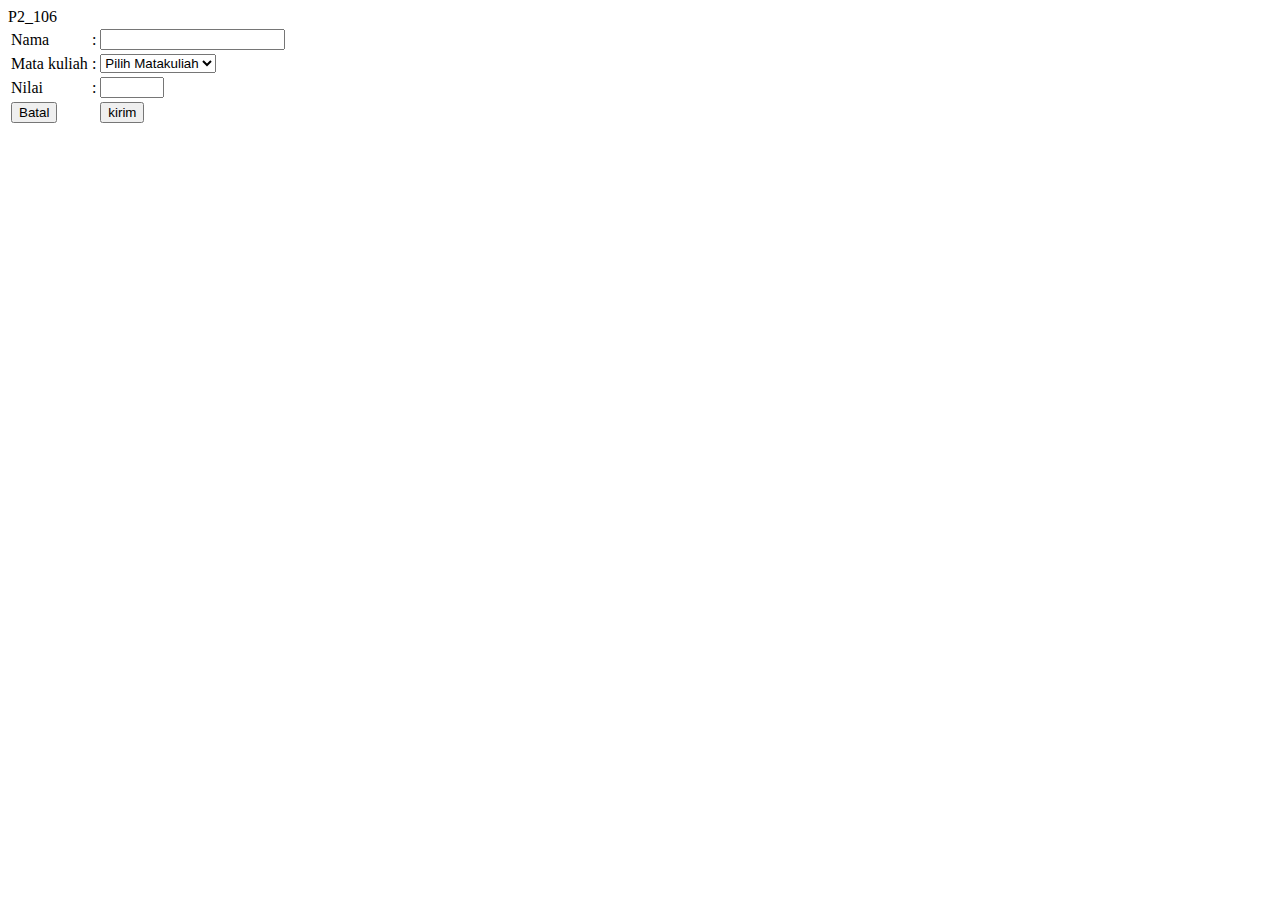
<file: PRG4_M2_P1_0320220106/PercobaanM2_106/P2_106.html>
<!DOCTYPE html>
<html lang="en">
<head>
    <meta charset="UTF-8">
    <meta name="viewport" content="width=device-width, initial-scale=1.0">
    <title>P2_106</title>
</head>
<body>
    <div class="header1">P2_106</div>
    <form onsubmit="return validate()">
        <table>
            <tbody>
                <tr>
                    <td>Nama</td>
                    <td>:</td>
                    <td>
                        <input id="nama" type="text">
                    </td>
                    <td id="error_nama" style="color: red;"></td> <!-- Tambahanelemen untuk pesan kesalahan-->
                </tr>
                <tr>
                    <td>Mata kuliah</td>
                    <td>:</td>
                    <td>
                        <select id="matakuliah">
                            <option value="">Pilih Matakuliah</option>
                            <option value="Matematika">Matematika</option>
                            <option value="Fisika">Fisika</option>
                            <option value="Kimia">Kimia</option>
                        </select>
                    </td>
                    <td id="error_matakuliah" style="color: red;"></td> <!-- Tambahanelemen untuk pesan kesalahan-->

                </tr>
                <tr>
                    <td>Nilai</td>
                    <td>:</td>
                    <td>
                        <input id="nilai" type="number" min="1" max="100">
                    </td>
                    <td id="error_nilai" style="color: red;"></td> <!-- Tambahanelemen untuk pesan kesalahan-->

                </tr>
                <tr>
                    <td>
                        <button type="button" onclick="alert('Your answer is canceled')">Batal</button>
                    </td>
                
                <td></td>
                <td>
                    <input type="submit" value="kirim">
                </td>
            </tr>
            </tbody>
        </table>
    </form>
    <script>
        function validate() {
            let nama = document.getElementById("nama").value;
            let matakuliah = document.getElementById("matakuliah").value;
            let nilai = document.getElementById("nilai").value;
            let validate = true;

            //validasi nama
            if (nama.trim() === ""){
                document.getElementById("error_nama").innerText = "Harap isi field Nama!";
                validate = false;
            } else {
                let namaPattern = /^[a-zA-Z]+$/; //pola regex untuk huuf dan spasi
                if (!namaPattern.test(nama.trim())) {
                    document.getElementById("error_nama").innerText = "Nama harus berisi huruf atau spasi";
                    validate = false;
                }
                else{
                document.getElementById("error_nama").innerText = "";
                }
            }

            //validasi mata kuilah
            if (matakuliah === "") {
                document.getElementById("error_matakuliah").innerText = "Harap pilih mata kuliah";
                validate = false;
            } else {
                document.getElementById("error_matakuliah").innerText = "";
            }

            //validasi nilai
            if (nilai === "") {
                document.getElementById("error_nilai").innerText = "Harap isi field nilai";
                validate = false;
            } else {
                document.getElementById("error_nilai").innerText = "";
            }
            return validate;
        }
    </script>
</body>
</html>
</file>
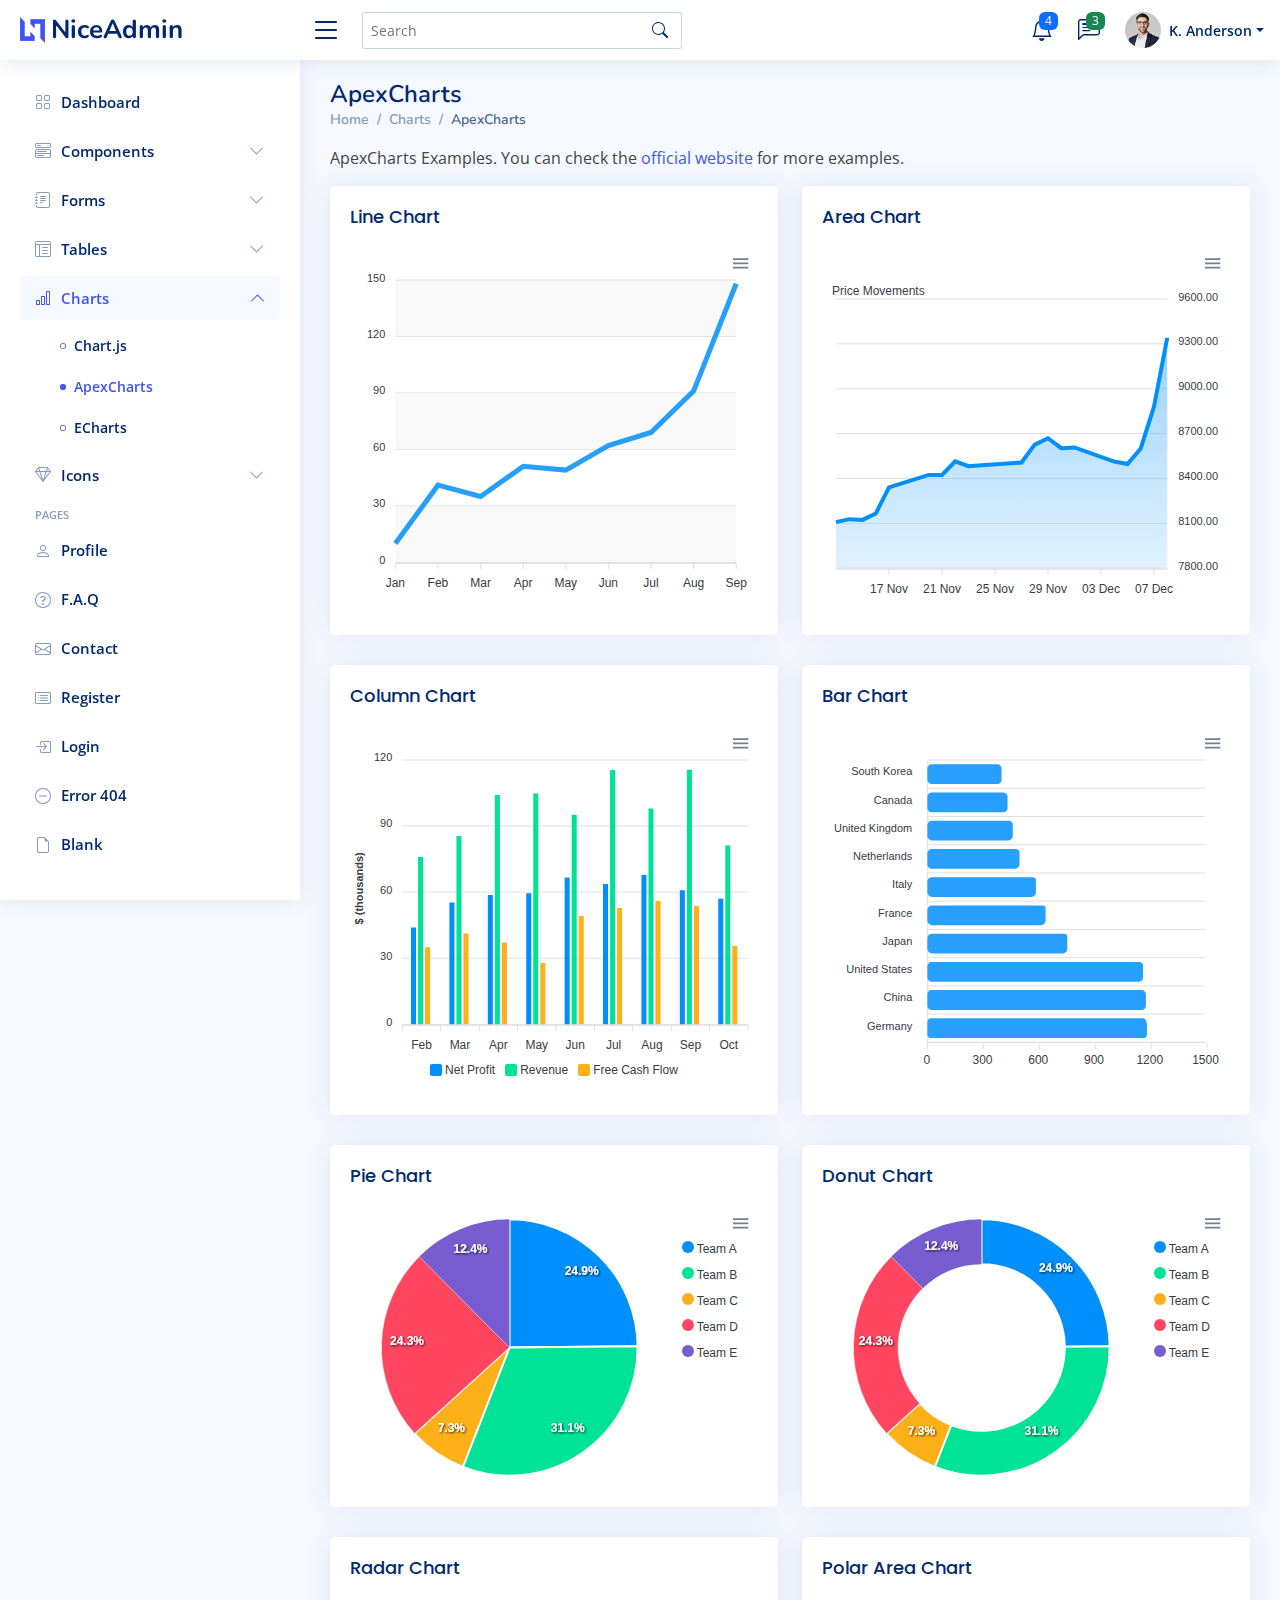
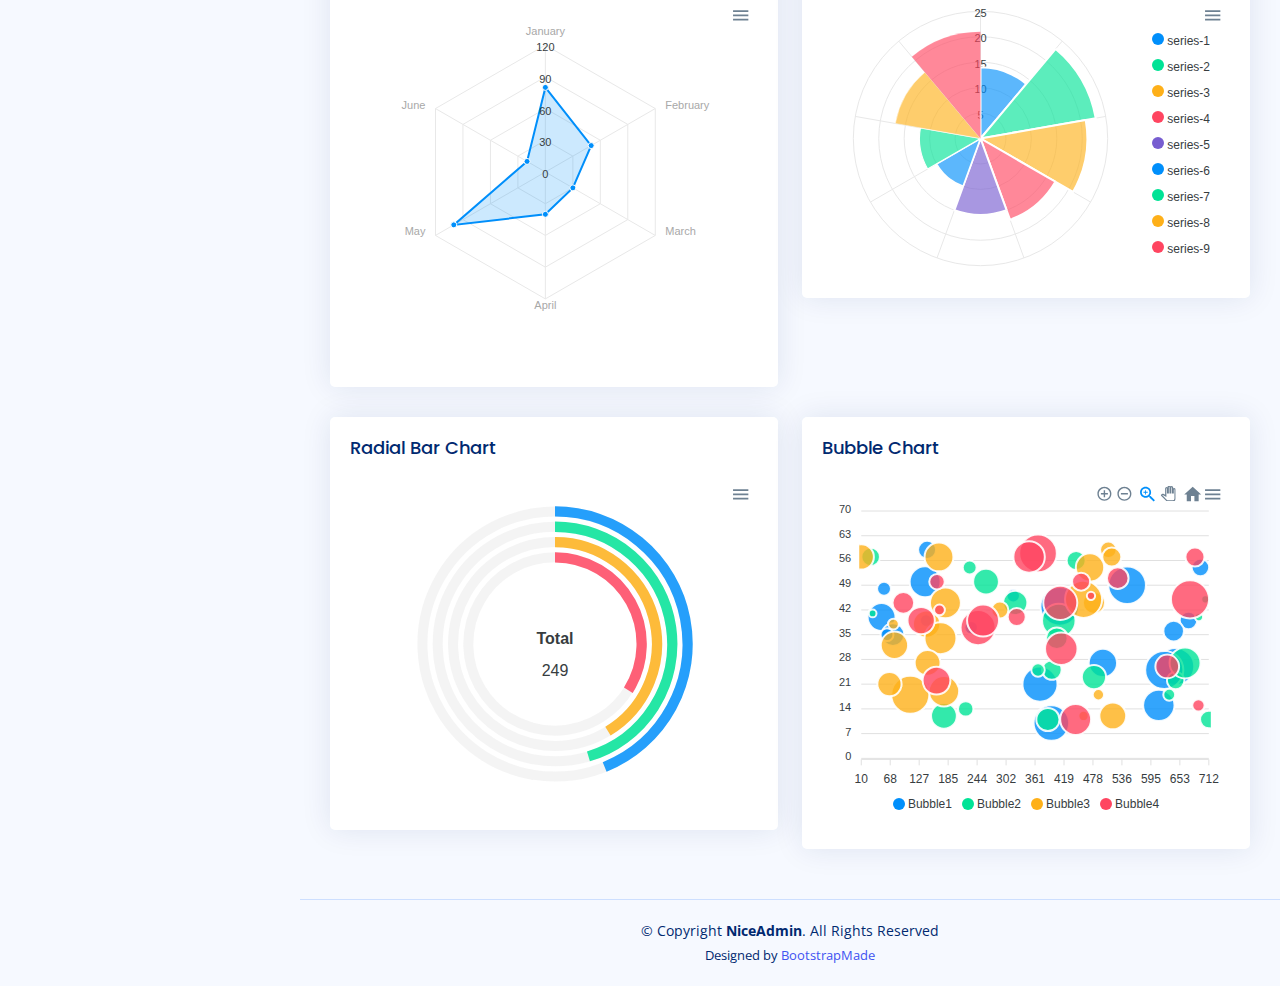
<file: MI_PRG4_M2_P1_110/MI_PRG4_M2_P1_110/P1_110/NiceAdmin/charts-apexcharts.html>
<!DOCTYPE html>
<html lang="en">

<head>
  <meta charset="utf-8">
  <meta content="width=device-width, initial-scale=1.0" name="viewport">

  <title>Charts / ApexCharts - NiceAdmin Bootstrap Template</title>
  <meta content="" name="description">
  <meta content="" name="keywords">

  <!-- Favicons -->
  <link href="assets/img/favicon.png" rel="icon">
  <link href="assets/img/apple-touch-icon.png" rel="apple-touch-icon">

  <!-- Google Fonts -->
  <link href="https://fonts.gstatic.com" rel="preconnect">
  <link href="https://fonts.googleapis.com/css?family=Open+Sans:300,300i,400,400i,600,600i,700,700i|Nunito:300,300i,400,400i,600,600i,700,700i|Poppins:300,300i,400,400i,500,500i,600,600i,700,700i" rel="stylesheet">

  <!-- Vendor CSS Files -->
  <link href="assets/vendor/bootstrap/css/bootstrap.min.css" rel="stylesheet">
  <link href="assets/vendor/bootstrap-icons/bootstrap-icons.css" rel="stylesheet">
  <link href="assets/vendor/boxicons/css/boxicons.min.css" rel="stylesheet">
  <link href="assets/vendor/quill/quill.snow.css" rel="stylesheet">
  <link href="assets/vendor/quill/quill.bubble.css" rel="stylesheet">
  <link href="assets/vendor/remixicon/remixicon.css" rel="stylesheet">
  <link href="assets/vendor/simple-datatables/style.css" rel="stylesheet">

  <!-- Template Main CSS File -->
  <link href="assets/css/style.css" rel="stylesheet">

  <!-- =======================================================
  * Template Name: NiceAdmin
  * Updated: Aug 30 2023 with Bootstrap v5.3.1
  * Template URL: https://bootstrapmade.com/nice-admin-bootstrap-admin-html-template/
  * Author: BootstrapMade.com
  * License: https://bootstrapmade.com/license/
  ======================================================== -->
</head>

<body>

  <!-- ======= Header ======= -->
  <header id="header" class="header fixed-top d-flex align-items-center">

    <div class="d-flex align-items-center justify-content-between">
      <a href="index.html" class="logo d-flex align-items-center">
        <img src="assets/img/logo.png" alt="">
        <span class="d-none d-lg-block">NiceAdmin</span>
      </a>
      <i class="bi bi-list toggle-sidebar-btn"></i>
    </div><!-- End Logo -->

    <div class="search-bar">
      <form class="search-form d-flex align-items-center" method="POST" action="#">
        <input type="text" name="query" placeholder="Search" title="Enter search keyword">
        <button type="submit" title="Search"><i class="bi bi-search"></i></button>
      </form>
    </div><!-- End Search Bar -->

    <nav class="header-nav ms-auto">
      <ul class="d-flex align-items-center">

        <li class="nav-item d-block d-lg-none">
          <a class="nav-link nav-icon search-bar-toggle " href="#">
            <i class="bi bi-search"></i>
          </a>
        </li><!-- End Search Icon-->

        <li class="nav-item dropdown">

          <a class="nav-link nav-icon" href="#" data-bs-toggle="dropdown">
            <i class="bi bi-bell"></i>
            <span class="badge bg-primary badge-number">4</span>
          </a><!-- End Notification Icon -->

          <ul class="dropdown-menu dropdown-menu-end dropdown-menu-arrow notifications">
            <li class="dropdown-header">
              You have 4 new notifications
              <a href="#"><span class="badge rounded-pill bg-primary p-2 ms-2">View all</span></a>
            </li>
            <li>
              <hr class="dropdown-divider">
            </li>

            <li class="notification-item">
              <i class="bi bi-exclamation-circle text-warning"></i>
              <div>
                <h4>Lorem Ipsum</h4>
                <p>Quae dolorem earum veritatis oditseno</p>
                <p>30 min. ago</p>
              </div>
            </li>

            <li>
              <hr class="dropdown-divider">
            </li>

            <li class="notification-item">
              <i class="bi bi-x-circle text-danger"></i>
              <div>
                <h4>Atque rerum nesciunt</h4>
                <p>Quae dolorem earum veritatis oditseno</p>
                <p>1 hr. ago</p>
              </div>
            </li>

            <li>
              <hr class="dropdown-divider">
            </li>

            <li class="notification-item">
              <i class="bi bi-check-circle text-success"></i>
              <div>
                <h4>Sit rerum fuga</h4>
                <p>Quae dolorem earum veritatis oditseno</p>
                <p>2 hrs. ago</p>
              </div>
            </li>

            <li>
              <hr class="dropdown-divider">
            </li>

            <li class="notification-item">
              <i class="bi bi-info-circle text-primary"></i>
              <div>
                <h4>Dicta reprehenderit</h4>
                <p>Quae dolorem earum veritatis oditseno</p>
                <p>4 hrs. ago</p>
              </div>
            </li>

            <li>
              <hr class="dropdown-divider">
            </li>
            <li class="dropdown-footer">
              <a href="#">Show all notifications</a>
            </li>

          </ul><!-- End Notification Dropdown Items -->

        </li><!-- End Notification Nav -->

        <li class="nav-item dropdown">

          <a class="nav-link nav-icon" href="#" data-bs-toggle="dropdown">
            <i class="bi bi-chat-left-text"></i>
            <span class="badge bg-success badge-number">3</span>
          </a><!-- End Messages Icon -->

          <ul class="dropdown-menu dropdown-menu-end dropdown-menu-arrow messages">
            <li class="dropdown-header">
              You have 3 new messages
              <a href="#"><span class="badge rounded-pill bg-primary p-2 ms-2">View all</span></a>
            </li>
            <li>
              <hr class="dropdown-divider">
            </li>

            <li class="message-item">
              <a href="#">
                <img src="assets/img/messages-1.jpg" alt="" class="rounded-circle">
                <div>
                  <h4>Maria Hudson</h4>
                  <p>Velit asperiores et ducimus soluta repudiandae labore officia est ut...</p>
                  <p>4 hrs. ago</p>
                </div>
              </a>
            </li>
            <li>
              <hr class="dropdown-divider">
            </li>

            <li class="message-item">
              <a href="#">
                <img src="assets/img/messages-2.jpg" alt="" class="rounded-circle">
                <div>
                  <h4>Anna Nelson</h4>
                  <p>Velit asperiores et ducimus soluta repudiandae labore officia est ut...</p>
                  <p>6 hrs. ago</p>
                </div>
              </a>
            </li>
            <li>
              <hr class="dropdown-divider">
            </li>

            <li class="message-item">
              <a href="#">
                <img src="assets/img/messages-3.jpg" alt="" class="rounded-circle">
                <div>
                  <h4>David Muldon</h4>
                  <p>Velit asperiores et ducimus soluta repudiandae labore officia est ut...</p>
                  <p>8 hrs. ago</p>
                </div>
              </a>
            </li>
            <li>
              <hr class="dropdown-divider">
            </li>

            <li class="dropdown-footer">
              <a href="#">Show all messages</a>
            </li>

          </ul><!-- End Messages Dropdown Items -->

        </li><!-- End Messages Nav -->

        <li class="nav-item dropdown pe-3">

          <a class="nav-link nav-profile d-flex align-items-center pe-0" href="#" data-bs-toggle="dropdown">
            <img src="assets/img/profile-img.jpg" alt="Profile" class="rounded-circle">
            <span class="d-none d-md-block dropdown-toggle ps-2">K. Anderson</span>
          </a><!-- End Profile Iamge Icon -->

          <ul class="dropdown-menu dropdown-menu-end dropdown-menu-arrow profile">
            <li class="dropdown-header">
              <h6>Kevin Anderson</h6>
              <span>Web Designer</span>
            </li>
            <li>
              <hr class="dropdown-divider">
            </li>

            <li>
              <a class="dropdown-item d-flex align-items-center" href="users-profile.html">
                <i class="bi bi-person"></i>
                <span>My Profile</span>
              </a>
            </li>
            <li>
              <hr class="dropdown-divider">
            </li>

            <li>
              <a class="dropdown-item d-flex align-items-center" href="users-profile.html">
                <i class="bi bi-gear"></i>
                <span>Account Settings</span>
              </a>
            </li>
            <li>
              <hr class="dropdown-divider">
            </li>

            <li>
              <a class="dropdown-item d-flex align-items-center" href="pages-faq.html">
                <i class="bi bi-question-circle"></i>
                <span>Need Help?</span>
              </a>
            </li>
            <li>
              <hr class="dropdown-divider">
            </li>

            <li>
              <a class="dropdown-item d-flex align-items-center" href="#">
                <i class="bi bi-box-arrow-right"></i>
                <span>Sign Out</span>
              </a>
            </li>

          </ul><!-- End Profile Dropdown Items -->
        </li><!-- End Profile Nav -->

      </ul>
    </nav><!-- End Icons Navigation -->

  </header><!-- End Header -->

  <!-- ======= Sidebar ======= -->
  <aside id="sidebar" class="sidebar">

    <ul class="sidebar-nav" id="sidebar-nav">

      <li class="nav-item">
        <a class="nav-link collapsed" href="index.html">
          <i class="bi bi-grid"></i>
          <span>Dashboard</span>
        </a>
      </li><!-- End Dashboard Nav -->

      <li class="nav-item">
        <a class="nav-link collapsed" data-bs-target="#components-nav" data-bs-toggle="collapse" href="#">
          <i class="bi bi-menu-button-wide"></i><span>Components</span><i class="bi bi-chevron-down ms-auto"></i>
        </a>
        <ul id="components-nav" class="nav-content collapse " data-bs-parent="#sidebar-nav">
          <li>
            <a href="components-alerts.html">
              <i class="bi bi-circle"></i><span>Alerts</span>
            </a>
          </li>
          <li>
            <a href="components-accordion.html">
              <i class="bi bi-circle"></i><span>Accordion</span>
            </a>
          </li>
          <li>
            <a href="components-badges.html">
              <i class="bi bi-circle"></i><span>Badges</span>
            </a>
          </li>
          <li>
            <a href="components-breadcrumbs.html">
              <i class="bi bi-circle"></i><span>Breadcrumbs</span>
            </a>
          </li>
          <li>
            <a href="components-buttons.html">
              <i class="bi bi-circle"></i><span>Buttons</span>
            </a>
          </li>
          <li>
            <a href="components-cards.html">
              <i class="bi bi-circle"></i><span>Cards</span>
            </a>
          </li>
          <li>
            <a href="components-carousel.html">
              <i class="bi bi-circle"></i><span>Carousel</span>
            </a>
          </li>
          <li>
            <a href="components-list-group.html">
              <i class="bi bi-circle"></i><span>List group</span>
            </a>
          </li>
          <li>
            <a href="components-modal.html">
              <i class="bi bi-circle"></i><span>Modal</span>
            </a>
          </li>
          <li>
            <a href="components-tabs.html">
              <i class="bi bi-circle"></i><span>Tabs</span>
            </a>
          </li>
          <li>
            <a href="components-pagination.html">
              <i class="bi bi-circle"></i><span>Pagination</span>
            </a>
          </li>
          <li>
            <a href="components-progress.html">
              <i class="bi bi-circle"></i><span>Progress</span>
            </a>
          </li>
          <li>
            <a href="components-spinners.html">
              <i class="bi bi-circle"></i><span>Spinners</span>
            </a>
          </li>
          <li>
            <a href="components-tooltips.html">
              <i class="bi bi-circle"></i><span>Tooltips</span>
            </a>
          </li>
        </ul>
      </li><!-- End Components Nav -->

      <li class="nav-item">
        <a class="nav-link collapsed" data-bs-target="#forms-nav" data-bs-toggle="collapse" href="#">
          <i class="bi bi-journal-text"></i><span>Forms</span><i class="bi bi-chevron-down ms-auto"></i>
        </a>
        <ul id="forms-nav" class="nav-content collapse " data-bs-parent="#sidebar-nav">
          <li>
            <a href="forms-elements.html">
              <i class="bi bi-circle"></i><span>Form Elements</span>
            </a>
          </li>
          <li>
            <a href="forms-layouts.html">
              <i class="bi bi-circle"></i><span>Form Layouts</span>
            </a>
          </li>
          <li>
            <a href="forms-editors.html">
              <i class="bi bi-circle"></i><span>Form Editors</span>
            </a>
          </li>
          <li>
            <a href="forms-validation.html">
              <i class="bi bi-circle"></i><span>Form Validation</span>
            </a>
          </li>
        </ul>
      </li><!-- End Forms Nav -->

      <li class="nav-item">
        <a class="nav-link collapsed" data-bs-target="#tables-nav" data-bs-toggle="collapse" href="#">
          <i class="bi bi-layout-text-window-reverse"></i><span>Tables</span><i class="bi bi-chevron-down ms-auto"></i>
        </a>
        <ul id="tables-nav" class="nav-content collapse " data-bs-parent="#sidebar-nav">
          <li>
            <a href="tables-general.html">
              <i class="bi bi-circle"></i><span>General Tables</span>
            </a>
          </li>
          <li>
            <a href="tables-data.html">
              <i class="bi bi-circle"></i><span>Data Tables</span>
            </a>
          </li>
        </ul>
      </li><!-- End Tables Nav -->

      <li class="nav-item">
        <a class="nav-link " data-bs-target="#charts-nav" data-bs-toggle="collapse" href="#">
          <i class="bi bi-bar-chart"></i><span>Charts</span><i class="bi bi-chevron-down ms-auto"></i>
        </a>
        <ul id="charts-nav" class="nav-content collapse show" data-bs-parent="#sidebar-nav">
          <li>
            <a href="charts-chartjs.html">
              <i class="bi bi-circle"></i><span>Chart.js</span>
            </a>
          </li>
          <li>
            <a href="charts-apexcharts.html" class="active">
              <i class="bi bi-circle"></i><span>ApexCharts</span>
            </a>
          </li>
          <li>
            <a href="charts-echarts.html">
              <i class="bi bi-circle"></i><span>ECharts</span>
            </a>
          </li>
        </ul>
      </li><!-- End Charts Nav -->

      <li class="nav-item">
        <a class="nav-link collapsed" data-bs-target="#icons-nav" data-bs-toggle="collapse" href="#">
          <i class="bi bi-gem"></i><span>Icons</span><i class="bi bi-chevron-down ms-auto"></i>
        </a>
        <ul id="icons-nav" class="nav-content collapse " data-bs-parent="#sidebar-nav">
          <li>
            <a href="icons-bootstrap.html">
              <i class="bi bi-circle"></i><span>Bootstrap Icons</span>
            </a>
          </li>
          <li>
            <a href="icons-remix.html">
              <i class="bi bi-circle"></i><span>Remix Icons</span>
            </a>
          </li>
          <li>
            <a href="icons-boxicons.html">
              <i class="bi bi-circle"></i><span>Boxicons</span>
            </a>
          </li>
        </ul>
      </li><!-- End Icons Nav -->

      <li class="nav-heading">Pages</li>

      <li class="nav-item">
        <a class="nav-link collapsed" href="users-profile.html">
          <i class="bi bi-person"></i>
          <span>Profile</span>
        </a>
      </li><!-- End Profile Page Nav -->

      <li class="nav-item">
        <a class="nav-link collapsed" href="pages-faq.html">
          <i class="bi bi-question-circle"></i>
          <span>F.A.Q</span>
        </a>
      </li><!-- End F.A.Q Page Nav -->

      <li class="nav-item">
        <a class="nav-link collapsed" href="pages-contact.html">
          <i class="bi bi-envelope"></i>
          <span>Contact</span>
        </a>
      </li><!-- End Contact Page Nav -->

      <li class="nav-item">
        <a class="nav-link collapsed" href="pages-register.html">
          <i class="bi bi-card-list"></i>
          <span>Register</span>
        </a>
      </li><!-- End Register Page Nav -->

      <li class="nav-item">
        <a class="nav-link collapsed" href="pages-login.html">
          <i class="bi bi-box-arrow-in-right"></i>
          <span>Login</span>
        </a>
      </li><!-- End Login Page Nav -->

      <li class="nav-item">
        <a class="nav-link collapsed" href="pages-error-404.html">
          <i class="bi bi-dash-circle"></i>
          <span>Error 404</span>
        </a>
      </li><!-- End Error 404 Page Nav -->

      <li class="nav-item">
        <a class="nav-link collapsed" href="pages-blank.html">
          <i class="bi bi-file-earmark"></i>
          <span>Blank</span>
        </a>
      </li><!-- End Blank Page Nav -->

    </ul>

  </aside><!-- End Sidebar-->

  <main id="main" class="main">

    <div class="pagetitle">
      <h1>ApexCharts</h1>
      <nav>
        <ol class="breadcrumb">
          <li class="breadcrumb-item"><a href="index.html">Home</a></li>
          <li class="breadcrumb-item">Charts</li>
          <li class="breadcrumb-item active">ApexCharts</li>
        </ol>
      </nav>
    </div><!-- End Page Title -->

    <p>ApexCharts Examples. You can check the <a href="https://apexcharts.com/javascript-chart-demos/" target="_blank">official website</a> for more examples.</p>

    <section class="section">
      <div class="row">

        <div class="col-lg-6">
          <div class="card">
            <div class="card-body">
              <h5 class="card-title">Line Chart</h5>

              <!-- Line Chart -->
              <div id="lineChart"></div>

              <script>
                document.addEventListener("DOMContentLoaded", () => {
                  new ApexCharts(document.querySelector("#lineChart"), {
                    series: [{
                      name: "Desktops",
                      data: [10, 41, 35, 51, 49, 62, 69, 91, 148]
                    }],
                    chart: {
                      height: 350,
                      type: 'line',
                      zoom: {
                        enabled: false
                      }
                    },
                    dataLabels: {
                      enabled: false
                    },
                    stroke: {
                      curve: 'straight'
                    },
                    grid: {
                      row: {
                        colors: ['#f3f3f3', 'transparent'], // takes an array which will be repeated on columns
                        opacity: 0.5
                      },
                    },
                    xaxis: {
                      categories: ['Jan', 'Feb', 'Mar', 'Apr', 'May', 'Jun', 'Jul', 'Aug', 'Sep'],
                    }
                  }).render();
                });
              </script>
              <!-- End Line Chart -->

            </div>
          </div>
        </div>

        <div class="col-lg-6">
          <div class="card">
            <div class="card-body">
              <h5 class="card-title">Area Chart</h5>

              <!-- Area Chart -->
              <div id="areaChart"></div>

              <script>
                document.addEventListener("DOMContentLoaded", () => {
                  const series = {
                    "monthDataSeries1": {
                      "prices": [
                        8107.85,
                        8128.0,
                        8122.9,
                        8165.5,
                        8340.7,
                        8423.7,
                        8423.5,
                        8514.3,
                        8481.85,
                        8487.7,
                        8506.9,
                        8626.2,
                        8668.95,
                        8602.3,
                        8607.55,
                        8512.9,
                        8496.25,
                        8600.65,
                        8881.1,
                        9340.85
                      ],
                      "dates": [
                        "13 Nov 2017",
                        "14 Nov 2017",
                        "15 Nov 2017",
                        "16 Nov 2017",
                        "17 Nov 2017",
                        "20 Nov 2017",
                        "21 Nov 2017",
                        "22 Nov 2017",
                        "23 Nov 2017",
                        "24 Nov 2017",
                        "27 Nov 2017",
                        "28 Nov 2017",
                        "29 Nov 2017",
                        "30 Nov 2017",
                        "01 Dec 2017",
                        "04 Dec 2017",
                        "05 Dec 2017",
                        "06 Dec 2017",
                        "07 Dec 2017",
                        "08 Dec 2017"
                      ]
                    },
                    "monthDataSeries2": {
                      "prices": [
                        8423.7,
                        8423.5,
                        8514.3,
                        8481.85,
                        8487.7,
                        8506.9,
                        8626.2,
                        8668.95,
                        8602.3,
                        8607.55,
                        8512.9,
                        8496.25,
                        8600.65,
                        8881.1,
                        9040.85,
                        8340.7,
                        8165.5,
                        8122.9,
                        8107.85,
                        8128.0
                      ],
                      "dates": [
                        "13 Nov 2017",
                        "14 Nov 2017",
                        "15 Nov 2017",
                        "16 Nov 2017",
                        "17 Nov 2017",
                        "20 Nov 2017",
                        "21 Nov 2017",
                        "22 Nov 2017",
                        "23 Nov 2017",
                        "24 Nov 2017",
                        "27 Nov 2017",
                        "28 Nov 2017",
                        "29 Nov 2017",
                        "30 Nov 2017",
                        "01 Dec 2017",
                        "04 Dec 2017",
                        "05 Dec 2017",
                        "06 Dec 2017",
                        "07 Dec 2017",
                        "08 Dec 2017"
                      ]
                    },
                    "monthDataSeries3": {
                      "prices": [
                        7114.25,
                        7126.6,
                        7116.95,
                        7203.7,
                        7233.75,
                        7451.0,
                        7381.15,
                        7348.95,
                        7347.75,
                        7311.25,
                        7266.4,
                        7253.25,
                        7215.45,
                        7266.35,
                        7315.25,
                        7237.2,
                        7191.4,
                        7238.95,
                        7222.6,
                        7217.9,
                        7359.3,
                        7371.55,
                        7371.15,
                        7469.2,
                        7429.25,
                        7434.65,
                        7451.1,
                        7475.25,
                        7566.25,
                        7556.8,
                        7525.55,
                        7555.45,
                        7560.9,
                        7490.7,
                        7527.6,
                        7551.9,
                        7514.85,
                        7577.95,
                        7592.3,
                        7621.95,
                        7707.95,
                        7859.1,
                        7815.7,
                        7739.0,
                        7778.7,
                        7839.45,
                        7756.45,
                        7669.2,
                        7580.45,
                        7452.85,
                        7617.25,
                        7701.6,
                        7606.8,
                        7620.05,
                        7513.85,
                        7498.45,
                        7575.45,
                        7601.95,
                        7589.1,
                        7525.85,
                        7569.5,
                        7702.5,
                        7812.7,
                        7803.75,
                        7816.3,
                        7851.15,
                        7912.2,
                        7972.8,
                        8145.0,
                        8161.1,
                        8121.05,
                        8071.25,
                        8088.2,
                        8154.45,
                        8148.3,
                        8122.05,
                        8132.65,
                        8074.55,
                        7952.8,
                        7885.55,
                        7733.9,
                        7897.15,
                        7973.15,
                        7888.5,
                        7842.8,
                        7838.4,
                        7909.85,
                        7892.75,
                        7897.75,
                        7820.05,
                        7904.4,
                        7872.2,
                        7847.5,
                        7849.55,
                        7789.6,
                        7736.35,
                        7819.4,
                        7875.35,
                        7871.8,
                        8076.5,
                        8114.8,
                        8193.55,
                        8217.1,
                        8235.05,
                        8215.3,
                        8216.4,
                        8301.55,
                        8235.25,
                        8229.75,
                        8201.95,
                        8164.95,
                        8107.85,
                        8128.0,
                        8122.9,
                        8165.5,
                        8340.7,
                        8423.7,
                        8423.5,
                        8514.3,
                        8481.85,
                        8487.7,
                        8506.9,
                        8626.2
                      ],
                      "dates": [
                        "02 Jun 2017",
                        "05 Jun 2017",
                        "06 Jun 2017",
                        "07 Jun 2017",
                        "08 Jun 2017",
                        "09 Jun 2017",
                        "12 Jun 2017",
                        "13 Jun 2017",
                        "14 Jun 2017",
                        "15 Jun 2017",
                        "16 Jun 2017",
                        "19 Jun 2017",
                        "20 Jun 2017",
                        "21 Jun 2017",
                        "22 Jun 2017",
                        "23 Jun 2017",
                        "27 Jun 2017",
                        "28 Jun 2017",
                        "29 Jun 2017",
                        "30 Jun 2017",
                        "03 Jul 2017",
                        "04 Jul 2017",
                        "05 Jul 2017",
                        "06 Jul 2017",
                        "07 Jul 2017",
                        "10 Jul 2017",
                        "11 Jul 2017",
                        "12 Jul 2017",
                        "13 Jul 2017",
                        "14 Jul 2017",
                        "17 Jul 2017",
                        "18 Jul 2017",
                        "19 Jul 2017",
                        "20 Jul 2017",
                        "21 Jul 2017",
                        "24 Jul 2017",
                        "25 Jul 2017",
                        "26 Jul 2017",
                        "27 Jul 2017",
                        "28 Jul 2017",
                        "31 Jul 2017",
                        "01 Aug 2017",
                        "02 Aug 2017",
                        "03 Aug 2017",
                        "04 Aug 2017",
                        "07 Aug 2017",
                        "08 Aug 2017",
                        "09 Aug 2017",
                        "10 Aug 2017",
                        "11 Aug 2017",
                        "14 Aug 2017",
                        "16 Aug 2017",
                        "17 Aug 2017",
                        "18 Aug 2017",
                        "21 Aug 2017",
                        "22 Aug 2017",
                        "23 Aug 2017",
                        "24 Aug 2017",
                        "28 Aug 2017",
                        "29 Aug 2017",
                        "30 Aug 2017",
                        "31 Aug 2017",
                        "01 Sep 2017",
                        "04 Sep 2017",
                        "05 Sep 2017",
                        "06 Sep 2017",
                        "07 Sep 2017",
                        "08 Sep 2017",
                        "11 Sep 2017",
                        "12 Sep 2017",
                        "13 Sep 2017",
                        "14 Sep 2017",
                        "15 Sep 2017",
                        "18 Sep 2017",
                        "19 Sep 2017",
                        "20 Sep 2017",
                        "21 Sep 2017",
                        "22 Sep 2017",
                        "25 Sep 2017",
                        "26 Sep 2017",
                        "27 Sep 2017",
                        "28 Sep 2017",
                        "29 Sep 2017",
                        "03 Oct 2017",
                        "04 Oct 2017",
                        "05 Oct 2017",
                        "06 Oct 2017",
                        "09 Oct 2017",
                        "10 Oct 2017",
                        "11 Oct 2017",
                        "12 Oct 2017",
                        "13 Oct 2017",
                        "16 Oct 2017",
                        "17 Oct 2017",
                        "18 Oct 2017",
                        "19 Oct 2017",
                        "23 Oct 2017",
                        "24 Oct 2017",
                        "25 Oct 2017",
                        "26 Oct 2017",
                        "27 Oct 2017",
                        "30 Oct 2017",
                        "31 Oct 2017",
                        "01 Nov 2017",
                        "02 Nov 2017",
                        "03 Nov 2017",
                        "06 Nov 2017",
                        "07 Nov 2017",
                        "08 Nov 2017",
                        "09 Nov 2017",
                        "10 Nov 2017",
                        "13 Nov 2017",
                        "14 Nov 2017",
                        "15 Nov 2017",
                        "16 Nov 2017",
                        "17 Nov 2017",
                        "20 Nov 2017",
                        "21 Nov 2017",
                        "22 Nov 2017",
                        "23 Nov 2017",
                        "24 Nov 2017",
                        "27 Nov 2017",
                        "28 Nov 2017"
                      ]
                    }
                  }
                  new ApexCharts(document.querySelector("#areaChart"), {
                    series: [{
                      name: "STOCK ABC",
                      data: series.monthDataSeries1.prices
                    }],
                    chart: {
                      type: 'area',
                      height: 350,
                      zoom: {
                        enabled: false
                      }
                    },
                    dataLabels: {
                      enabled: false
                    },
                    stroke: {
                      curve: 'straight'
                    },
                    subtitle: {
                      text: 'Price Movements',
                      align: 'left'
                    },
                    labels: series.monthDataSeries1.dates,
                    xaxis: {
                      type: 'datetime',
                    },
                    yaxis: {
                      opposite: true
                    },
                    legend: {
                      horizontalAlign: 'left'
                    }
                  }).render();
                });
              </script>
              <!-- End Area Chart -->

            </div>
          </div>
        </div>

        <div class="col-lg-6">
          <div class="card">
            <div class="card-body">
              <h5 class="card-title">Column Chart</h5>

              <!-- Column Chart -->
              <div id="columnChart"></div>

              <script>
                document.addEventListener("DOMContentLoaded", () => {
                  new ApexCharts(document.querySelector("#columnChart"), {
                    series: [{
                      name: 'Net Profit',
                      data: [44, 55, 57, 56, 61, 58, 63, 60, 66]
                    }, {
                      name: 'Revenue',
                      data: [76, 85, 101, 98, 87, 105, 91, 114, 94]
                    }, {
                      name: 'Free Cash Flow',
                      data: [35, 41, 36, 26, 45, 48, 52, 53, 41]
                    }],
                    chart: {
                      type: 'bar',
                      height: 350
                    },
                    plotOptions: {
                      bar: {
                        horizontal: false,
                        columnWidth: '55%',
                        endingShape: 'rounded'
                      },
                    },
                    dataLabels: {
                      enabled: false
                    },
                    stroke: {
                      show: true,
                      width: 2,
                      colors: ['transparent']
                    },
                    xaxis: {
                      categories: ['Feb', 'Mar', 'Apr', 'May', 'Jun', 'Jul', 'Aug', 'Sep', 'Oct'],
                    },
                    yaxis: {
                      title: {
                        text: '$ (thousands)'
                      }
                    },
                    fill: {
                      opacity: 1
                    },
                    tooltip: {
                      y: {
                        formatter: function(val) {
                          return "$ " + val + " thousands"
                        }
                      }
                    }
                  }).render();
                });
              </script>
              <!-- End Column Chart -->

            </div>
          </div>
        </div>

        <div class="col-lg-6">
          <div class="card">
            <div class="card-body">
              <h5 class="card-title">Bar Chart</h5>

              <!-- Bar Chart -->
              <div id="barChart"></div>

              <script>
                document.addEventListener("DOMContentLoaded", () => {
                  new ApexCharts(document.querySelector("#barChart"), {
                    series: [{
                      data: [400, 430, 448, 470, 540, 580, 690, 1100, 1200, 1380]
                    }],
                    chart: {
                      type: 'bar',
                      height: 350
                    },
                    plotOptions: {
                      bar: {
                        borderRadius: 4,
                        horizontal: true,
                      }
                    },
                    dataLabels: {
                      enabled: false
                    },
                    xaxis: {
                      categories: ['South Korea', 'Canada', 'United Kingdom', 'Netherlands', 'Italy', 'France', 'Japan',
                        'United States', 'China', 'Germany'
                      ],
                    }
                  }).render();
                });
              </script>
              <!-- End Bar Chart -->

            </div>
          </div>
        </div>

        <div class="col-lg-6">
          <div class="card">
            <div class="card-body">
              <h5 class="card-title">Pie Chart</h5>

              <!-- Pie Chart -->
              <div id="pieChart"></div>

              <script>
                document.addEventListener("DOMContentLoaded", () => {
                  new ApexCharts(document.querySelector("#pieChart"), {
                    series: [44, 55, 13, 43, 22],
                    chart: {
                      height: 350,
                      type: 'pie',
                      toolbar: {
                        show: true
                      }
                    },
                    labels: ['Team A', 'Team B', 'Team C', 'Team D', 'Team E']
                  }).render();
                });
              </script>
              <!-- End Pie Chart -->

            </div>
          </div>
        </div>

        <div class="col-lg-6">
          <div class="card">
            <div class="card-body">
              <h5 class="card-title">Donut Chart</h5>

              <!-- Donut Chart -->
              <div id="donutChart"></div>

              <script>
                document.addEventListener("DOMContentLoaded", () => {
                  new ApexCharts(document.querySelector("#donutChart"), {
                    series: [44, 55, 13, 43, 22],
                    chart: {
                      height: 350,
                      type: 'donut',
                      toolbar: {
                        show: true
                      }
                    },
                    labels: ['Team A', 'Team B', 'Team C', 'Team D', 'Team E'],
                  }).render();
                });
              </script>
              <!-- End Donut Chart -->

            </div>
          </div>
        </div>

        <div class="col-lg-6">
          <div class="card">
            <div class="card-body">
              <h5 class="card-title">Radar Chart</h5>

              <!-- Radar Chart -->
              <div id="radarChart"></div>

              <script>
                document.addEventListener("DOMContentLoaded", () => {
                  new ApexCharts(document.querySelector("#radarChart"), {
                    series: [{
                      name: 'Series 1',
                      data: [80, 50, 30, 40, 100, 20],
                    }],
                    chart: {
                      height: 350,
                      type: 'radar',
                    },
                    xaxis: {
                      categories: ['January', 'February', 'March', 'April', 'May', 'June']
                    }
                  }).render();
                });
              </script>
              <!-- End Radar Chart -->

            </div>
          </div>
        </div>

        <div class="col-lg-6">
          <div class="card">
            <div class="card-body">
              <h5 class="card-title">Polar Area Chart</h5>

              <!-- Polar Area Chart -->
              <div id="polarAreaChart"></div>

              <script>
                document.addEventListener("DOMContentLoaded", () => {
                  new ApexCharts(document.querySelector("#polarAreaChart"), {
                    series: [14, 23, 21, 17, 15, 10, 12, 17, 21],
                    chart: {
                      type: 'polarArea',
                      height: 350,
                      toolbar: {
                        show: true
                      }
                    },
                    stroke: {
                      colors: ['#fff']
                    },
                    fill: {
                      opacity: 0.8
                    }
                  }).render();
                });
              </script>
              <!-- End Polar Area Chart -->

            </div>
          </div>
        </div>

        <div class="col-lg-6">
          <div class="card">
            <div class="card-body">
              <h5 class="card-title">Radial Bar Chart</h5>

              <!-- Radial Bar Chart -->
              <div id="radialBarChart"></div>

              <script>
                document.addEventListener("DOMContentLoaded", () => {
                  new ApexCharts(document.querySelector("#radialBarChart"), {
                    series: [44, 55, 67, 83],
                    chart: {
                      height: 350,
                      type: 'radialBar',
                      toolbar: {
                        show: true
                      }
                    },
                    plotOptions: {
                      radialBar: {
                        dataLabels: {
                          name: {
                            fontSize: '22px',
                          },
                          value: {
                            fontSize: '16px',
                          },
                          total: {
                            show: true,
                            label: 'Total',
                            formatter: function(w) {
                              // By default this function returns the average of all series. The below is just an example to show the use of custom formatter function
                              return 249
                            }
                          }
                        }
                      }
                    },
                    labels: ['Apples', 'Oranges', 'Bananas', 'Berries'],
                  }).render();
                });
              </script>
              <!-- End Radial Bar Chart -->

            </div>
          </div>
        </div>

        <div class="col-lg-6">
          <div class="card">
            <div class="card-body">
              <h5 class="card-title">Bubble Chart</h5>

              <!-- Bubble Chart -->
              <div id="bubbleChart"></div>

              <script>
                document.addEventListener("DOMContentLoaded", () => {
                  function generateData(baseval, count, yrange) {
                    var i = 0;
                    var series = [];
                    while (i < count) {
                      var x = Math.floor(Math.random() * (750 - 1 + 1)) + 1;;
                      var y = Math.floor(Math.random() * (yrange.max - yrange.min + 1)) + yrange.min;
                      var z = Math.floor(Math.random() * (75 - 15 + 1)) + 15;
                      series.push([x, y, z]);
                      baseval += 86400000;
                      i++;
                    }
                    return series;
                  }
                  new ApexCharts(document.querySelector("#bubbleChart"), {
                    series: [{
                        name: 'Bubble1',
                        data: generateData(new Date('11 Feb 2017 GMT').getTime(), 20, {
                          min: 10,
                          max: 60
                        })
                      },
                      {
                        name: 'Bubble2',
                        data: generateData(new Date('11 Feb 2017 GMT').getTime(), 20, {
                          min: 10,
                          max: 60
                        })
                      },
                      {
                        name: 'Bubble3',
                        data: generateData(new Date('11 Feb 2017 GMT').getTime(), 20, {
                          min: 10,
                          max: 60
                        })
                      },
                      {
                        name: 'Bubble4',
                        data: generateData(new Date('11 Feb 2017 GMT').getTime(), 20, {
                          min: 10,
                          max: 60
                        })
                      }
                    ],
                    chart: {
                      height: 333,
                      type: 'bubble',
                    },
                    dataLabels: {
                      enabled: false
                    },
                    fill: {
                      opacity: 0.8
                    },
                    xaxis: {
                      tickAmount: 12,
                      type: 'category',
                    },
                    yaxis: {
                      max: 70
                    }
                  }).render();
                });
              </script>
              <!-- End Bubble Chart -->

            </div>
          </div>
        </div>

      </div>
    </section>

  </main><!-- End #main -->

  <!-- ======= Footer ======= -->
  <footer id="footer" class="footer">
    <div class="copyright">
      &copy; Copyright <strong><span>NiceAdmin</span></strong>. All Rights Reserved
    </div>
    <div class="credits">
      <!-- All the links in the footer should remain intact. -->
      <!-- You can delete the links only if you purchased the pro version. -->
      <!-- Licensing information: https://bootstrapmade.com/license/ -->
      <!-- Purchase the pro version with working PHP/AJAX contact form: https://bootstrapmade.com/nice-admin-bootstrap-admin-html-template/ -->
      Designed by <a href="https://bootstrapmade.com/">BootstrapMade</a>
    </div>
  </footer><!-- End Footer -->

  <a href="#" class="back-to-top d-flex align-items-center justify-content-center"><i class="bi bi-arrow-up-short"></i></a>

  <!-- Vendor JS Files -->
  <script src="assets/vendor/apexcharts/apexcharts.min.js"></script>
  <script src="assets/vendor/bootstrap/js/bootstrap.bundle.min.js"></script>
  <script src="assets/vendor/chart.js/chart.umd.js"></script>
  <script src="assets/vendor/echarts/echarts.min.js"></script>
  <script src="assets/vendor/quill/quill.min.js"></script>
  <script src="assets/vendor/simple-datatables/simple-datatables.js"></script>
  <script src="assets/vendor/tinymce/tinymce.min.js"></script>
  <script src="assets/vendor/php-email-form/validate.js"></script>

  <!-- Template Main JS File -->
  <script src="assets/js/main.js"></script>

</body>

</html>
</file>
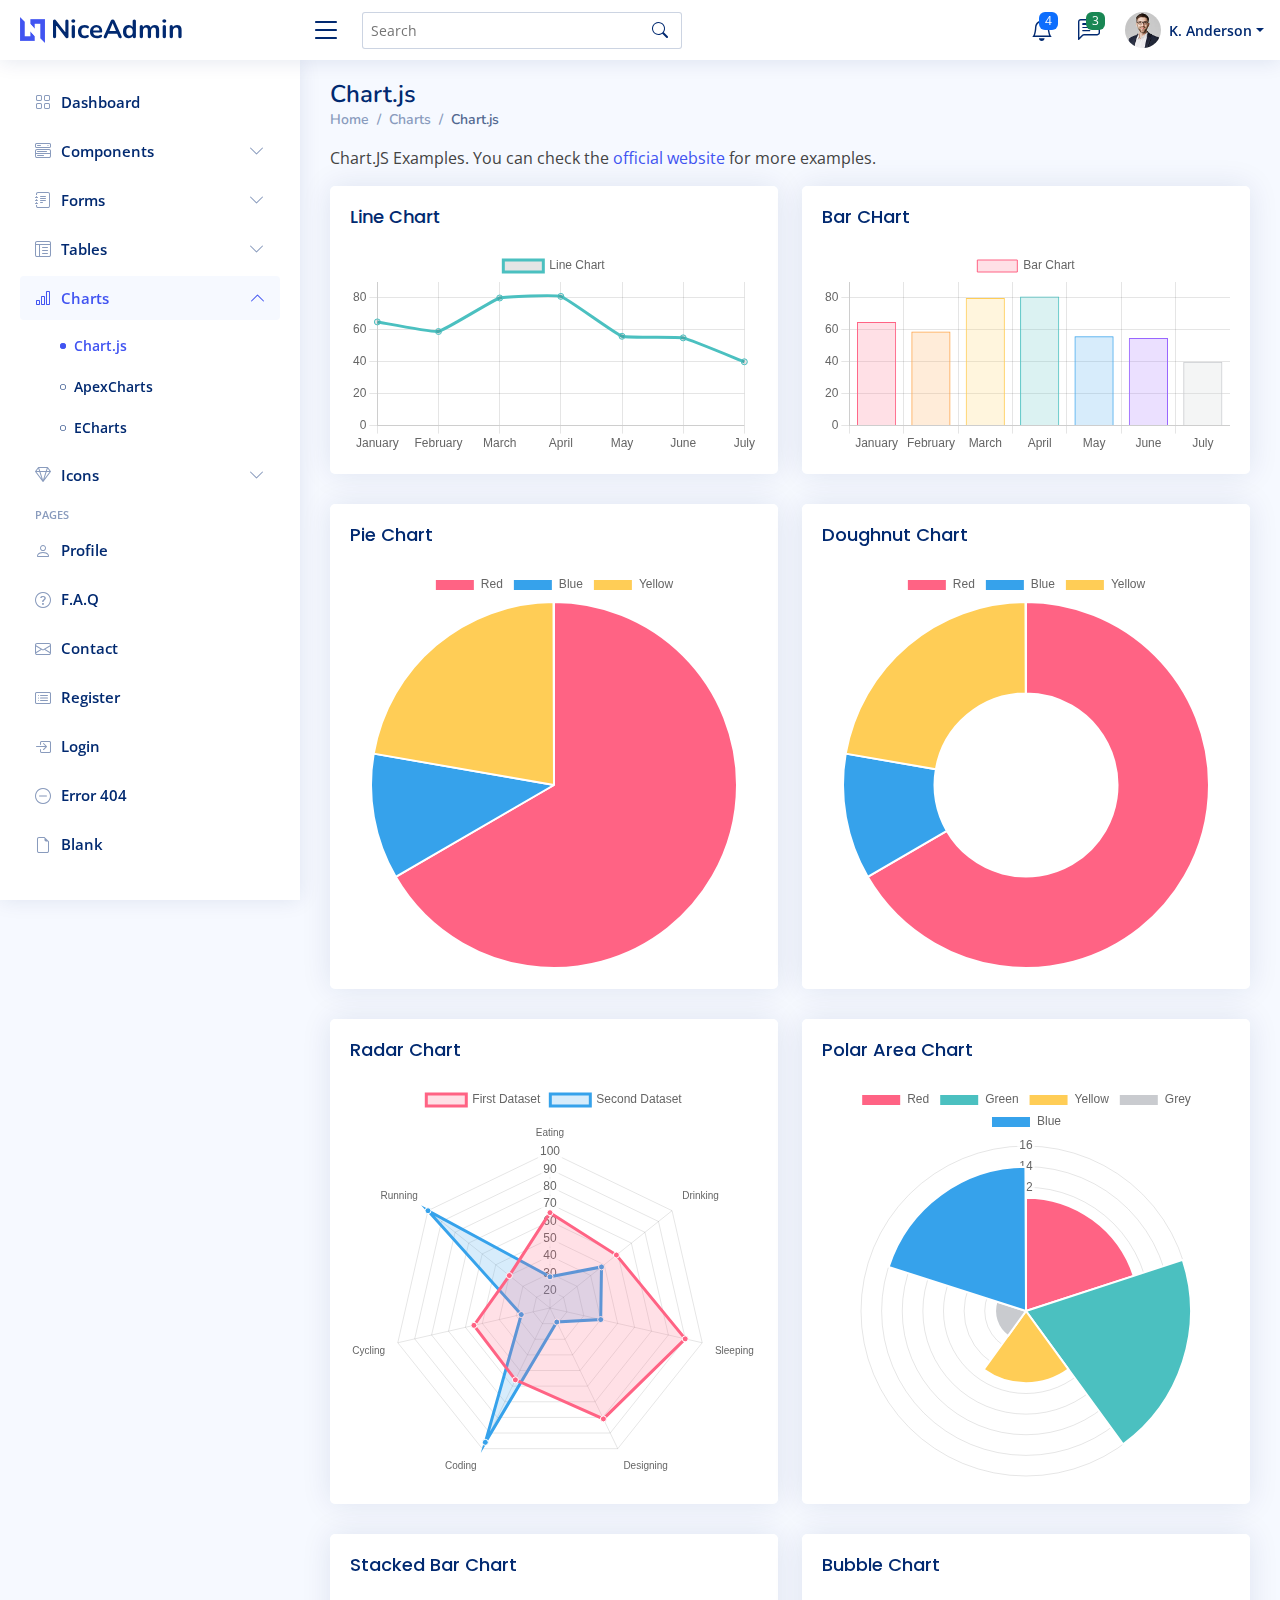
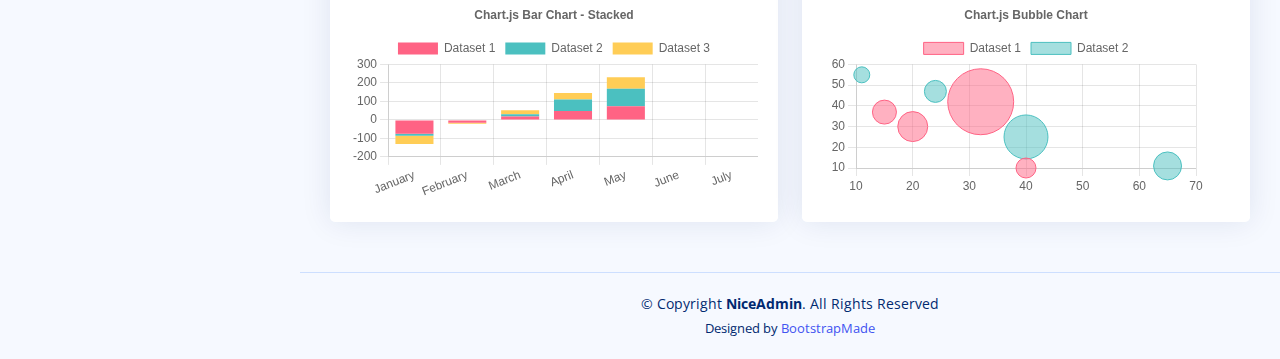
<file: MI_PRG4_M2_P1_110/MI_PRG4_M2_P1_110/P1_110/NiceAdmin/charts-chartjs.html>
<!DOCTYPE html>
<html lang="en">

<head>
  <meta charset="utf-8">
  <meta content="width=device-width, initial-scale=1.0" name="viewport">

  <title>Charts / Chart.js - NiceAdmin Bootstrap Template</title>
  <meta content="" name="description">
  <meta content="" name="keywords">

  <!-- Favicons -->
  <link href="assets/img/favicon.png" rel="icon">
  <link href="assets/img/apple-touch-icon.png" rel="apple-touch-icon">

  <!-- Google Fonts -->
  <link href="https://fonts.gstatic.com" rel="preconnect">
  <link href="https://fonts.googleapis.com/css?family=Open+Sans:300,300i,400,400i,600,600i,700,700i|Nunito:300,300i,400,400i,600,600i,700,700i|Poppins:300,300i,400,400i,500,500i,600,600i,700,700i" rel="stylesheet">

  <!-- Vendor CSS Files -->
  <link href="assets/vendor/bootstrap/css/bootstrap.min.css" rel="stylesheet">
  <link href="assets/vendor/bootstrap-icons/bootstrap-icons.css" rel="stylesheet">
  <link href="assets/vendor/boxicons/css/boxicons.min.css" rel="stylesheet">
  <link href="assets/vendor/quill/quill.snow.css" rel="stylesheet">
  <link href="assets/vendor/quill/quill.bubble.css" rel="stylesheet">
  <link href="assets/vendor/remixicon/remixicon.css" rel="stylesheet">
  <link href="assets/vendor/simple-datatables/style.css" rel="stylesheet">

  <!-- Template Main CSS File -->
  <link href="assets/css/style.css" rel="stylesheet">

  <!-- =======================================================
  * Template Name: NiceAdmin
  * Updated: Aug 30 2023 with Bootstrap v5.3.1
  * Template URL: https://bootstrapmade.com/nice-admin-bootstrap-admin-html-template/
  * Author: BootstrapMade.com
  * License: https://bootstrapmade.com/license/
  ======================================================== -->
</head>

<body>

  <!-- ======= Header ======= -->
  <header id="header" class="header fixed-top d-flex align-items-center">

    <div class="d-flex align-items-center justify-content-between">
      <a href="index.html" class="logo d-flex align-items-center">
        <img src="assets/img/logo.png" alt="">
        <span class="d-none d-lg-block">NiceAdmin</span>
      </a>
      <i class="bi bi-list toggle-sidebar-btn"></i>
    </div><!-- End Logo -->

    <div class="search-bar">
      <form class="search-form d-flex align-items-center" method="POST" action="#">
        <input type="text" name="query" placeholder="Search" title="Enter search keyword">
        <button type="submit" title="Search"><i class="bi bi-search"></i></button>
      </form>
    </div><!-- End Search Bar -->

    <nav class="header-nav ms-auto">
      <ul class="d-flex align-items-center">

        <li class="nav-item d-block d-lg-none">
          <a class="nav-link nav-icon search-bar-toggle " href="#">
            <i class="bi bi-search"></i>
          </a>
        </li><!-- End Search Icon-->

        <li class="nav-item dropdown">

          <a class="nav-link nav-icon" href="#" data-bs-toggle="dropdown">
            <i class="bi bi-bell"></i>
            <span class="badge bg-primary badge-number">4</span>
          </a><!-- End Notification Icon -->

          <ul class="dropdown-menu dropdown-menu-end dropdown-menu-arrow notifications">
            <li class="dropdown-header">
              You have 4 new notifications
              <a href="#"><span class="badge rounded-pill bg-primary p-2 ms-2">View all</span></a>
            </li>
            <li>
              <hr class="dropdown-divider">
            </li>

            <li class="notification-item">
              <i class="bi bi-exclamation-circle text-warning"></i>
              <div>
                <h4>Lorem Ipsum</h4>
                <p>Quae dolorem earum veritatis oditseno</p>
                <p>30 min. ago</p>
              </div>
            </li>

            <li>
              <hr class="dropdown-divider">
            </li>

            <li class="notification-item">
              <i class="bi bi-x-circle text-danger"></i>
              <div>
                <h4>Atque rerum nesciunt</h4>
                <p>Quae dolorem earum veritatis oditseno</p>
                <p>1 hr. ago</p>
              </div>
            </li>

            <li>
              <hr class="dropdown-divider">
            </li>

            <li class="notification-item">
              <i class="bi bi-check-circle text-success"></i>
              <div>
                <h4>Sit rerum fuga</h4>
                <p>Quae dolorem earum veritatis oditseno</p>
                <p>2 hrs. ago</p>
              </div>
            </li>

            <li>
              <hr class="dropdown-divider">
            </li>

            <li class="notification-item">
              <i class="bi bi-info-circle text-primary"></i>
              <div>
                <h4>Dicta reprehenderit</h4>
                <p>Quae dolorem earum veritatis oditseno</p>
                <p>4 hrs. ago</p>
              </div>
            </li>

            <li>
              <hr class="dropdown-divider">
            </li>
            <li class="dropdown-footer">
              <a href="#">Show all notifications</a>
            </li>

          </ul><!-- End Notification Dropdown Items -->

        </li><!-- End Notification Nav -->

        <li class="nav-item dropdown">

          <a class="nav-link nav-icon" href="#" data-bs-toggle="dropdown">
            <i class="bi bi-chat-left-text"></i>
            <span class="badge bg-success badge-number">3</span>
          </a><!-- End Messages Icon -->

          <ul class="dropdown-menu dropdown-menu-end dropdown-menu-arrow messages">
            <li class="dropdown-header">
              You have 3 new messages
              <a href="#"><span class="badge rounded-pill bg-primary p-2 ms-2">View all</span></a>
            </li>
            <li>
              <hr class="dropdown-divider">
            </li>

            <li class="message-item">
              <a href="#">
                <img src="assets/img/messages-1.jpg" alt="" class="rounded-circle">
                <div>
                  <h4>Maria Hudson</h4>
                  <p>Velit asperiores et ducimus soluta repudiandae labore officia est ut...</p>
                  <p>4 hrs. ago</p>
                </div>
              </a>
            </li>
            <li>
              <hr class="dropdown-divider">
            </li>

            <li class="message-item">
              <a href="#">
                <img src="assets/img/messages-2.jpg" alt="" class="rounded-circle">
                <div>
                  <h4>Anna Nelson</h4>
                  <p>Velit asperiores et ducimus soluta repudiandae labore officia est ut...</p>
                  <p>6 hrs. ago</p>
                </div>
              </a>
            </li>
            <li>
              <hr class="dropdown-divider">
            </li>

            <li class="message-item">
              <a href="#">
                <img src="assets/img/messages-3.jpg" alt="" class="rounded-circle">
                <div>
                  <h4>David Muldon</h4>
                  <p>Velit asperiores et ducimus soluta repudiandae labore officia est ut...</p>
                  <p>8 hrs. ago</p>
                </div>
              </a>
            </li>
            <li>
              <hr class="dropdown-divider">
            </li>

            <li class="dropdown-footer">
              <a href="#">Show all messages</a>
            </li>

          </ul><!-- End Messages Dropdown Items -->

        </li><!-- End Messages Nav -->

        <li class="nav-item dropdown pe-3">

          <a class="nav-link nav-profile d-flex align-items-center pe-0" href="#" data-bs-toggle="dropdown">
            <img src="assets/img/profile-img.jpg" alt="Profile" class="rounded-circle">
            <span class="d-none d-md-block dropdown-toggle ps-2">K. Anderson</span>
          </a><!-- End Profile Iamge Icon -->

          <ul class="dropdown-menu dropdown-menu-end dropdown-menu-arrow profile">
            <li class="dropdown-header">
              <h6>Kevin Anderson</h6>
              <span>Web Designer</span>
            </li>
            <li>
              <hr class="dropdown-divider">
            </li>

            <li>
              <a class="dropdown-item d-flex align-items-center" href="users-profile.html">
                <i class="bi bi-person"></i>
                <span>My Profile</span>
              </a>
            </li>
            <li>
              <hr class="dropdown-divider">
            </li>

            <li>
              <a class="dropdown-item d-flex align-items-center" href="users-profile.html">
                <i class="bi bi-gear"></i>
                <span>Account Settings</span>
              </a>
            </li>
            <li>
              <hr class="dropdown-divider">
            </li>

            <li>
              <a class="dropdown-item d-flex align-items-center" href="pages-faq.html">
                <i class="bi bi-question-circle"></i>
                <span>Need Help?</span>
              </a>
            </li>
            <li>
              <hr class="dropdown-divider">
            </li>

            <li>
              <a class="dropdown-item d-flex align-items-center" href="#">
                <i class="bi bi-box-arrow-right"></i>
                <span>Sign Out</span>
              </a>
            </li>

          </ul><!-- End Profile Dropdown Items -->
        </li><!-- End Profile Nav -->

      </ul>
    </nav><!-- End Icons Navigation -->

  </header><!-- End Header -->

  <!-- ======= Sidebar ======= -->
  <aside id="sidebar" class="sidebar">

    <ul class="sidebar-nav" id="sidebar-nav">

      <li class="nav-item">
        <a class="nav-link collapsed" href="index.html">
          <i class="bi bi-grid"></i>
          <span>Dashboard</span>
        </a>
      </li><!-- End Dashboard Nav -->

      <li class="nav-item">
        <a class="nav-link collapsed" data-bs-target="#components-nav" data-bs-toggle="collapse" href="#">
          <i class="bi bi-menu-button-wide"></i><span>Components</span><i class="bi bi-chevron-down ms-auto"></i>
        </a>
        <ul id="components-nav" class="nav-content collapse " data-bs-parent="#sidebar-nav">
          <li>
            <a href="components-alerts.html">
              <i class="bi bi-circle"></i><span>Alerts</span>
            </a>
          </li>
          <li>
            <a href="components-accordion.html">
              <i class="bi bi-circle"></i><span>Accordion</span>
            </a>
          </li>
          <li>
            <a href="components-badges.html">
              <i class="bi bi-circle"></i><span>Badges</span>
            </a>
          </li>
          <li>
            <a href="components-breadcrumbs.html">
              <i class="bi bi-circle"></i><span>Breadcrumbs</span>
            </a>
          </li>
          <li>
            <a href="components-buttons.html">
              <i class="bi bi-circle"></i><span>Buttons</span>
            </a>
          </li>
          <li>
            <a href="components-cards.html">
              <i class="bi bi-circle"></i><span>Cards</span>
            </a>
          </li>
          <li>
            <a href="components-carousel.html">
              <i class="bi bi-circle"></i><span>Carousel</span>
            </a>
          </li>
          <li>
            <a href="components-list-group.html">
              <i class="bi bi-circle"></i><span>List group</span>
            </a>
          </li>
          <li>
            <a href="components-modal.html">
              <i class="bi bi-circle"></i><span>Modal</span>
            </a>
          </li>
          <li>
            <a href="components-tabs.html">
              <i class="bi bi-circle"></i><span>Tabs</span>
            </a>
          </li>
          <li>
            <a href="components-pagination.html">
              <i class="bi bi-circle"></i><span>Pagination</span>
            </a>
          </li>
          <li>
            <a href="components-progress.html">
              <i class="bi bi-circle"></i><span>Progress</span>
            </a>
          </li>
          <li>
            <a href="components-spinners.html">
              <i class="bi bi-circle"></i><span>Spinners</span>
            </a>
          </li>
          <li>
            <a href="components-tooltips.html">
              <i class="bi bi-circle"></i><span>Tooltips</span>
            </a>
          </li>
        </ul>
      </li><!-- End Components Nav -->

      <li class="nav-item">
        <a class="nav-link collapsed" data-bs-target="#forms-nav" data-bs-toggle="collapse" href="#">
          <i class="bi bi-journal-text"></i><span>Forms</span><i class="bi bi-chevron-down ms-auto"></i>
        </a>
        <ul id="forms-nav" class="nav-content collapse " data-bs-parent="#sidebar-nav">
          <li>
            <a href="forms-elements.html">
              <i class="bi bi-circle"></i><span>Form Elements</span>
            </a>
          </li>
          <li>
            <a href="forms-layouts.html">
              <i class="bi bi-circle"></i><span>Form Layouts</span>
            </a>
          </li>
          <li>
            <a href="forms-editors.html">
              <i class="bi bi-circle"></i><span>Form Editors</span>
            </a>
          </li>
          <li>
            <a href="forms-validation.html">
              <i class="bi bi-circle"></i><span>Form Validation</span>
            </a>
          </li>
        </ul>
      </li><!-- End Forms Nav -->

      <li class="nav-item">
        <a class="nav-link collapsed" data-bs-target="#tables-nav" data-bs-toggle="collapse" href="#">
          <i class="bi bi-layout-text-window-reverse"></i><span>Tables</span><i class="bi bi-chevron-down ms-auto"></i>
        </a>
        <ul id="tables-nav" class="nav-content collapse " data-bs-parent="#sidebar-nav">
          <li>
            <a href="tables-general.html">
              <i class="bi bi-circle"></i><span>General Tables</span>
            </a>
          </li>
          <li>
            <a href="tables-data.html">
              <i class="bi bi-circle"></i><span>Data Tables</span>
            </a>
          </li>
        </ul>
      </li><!-- End Tables Nav -->

      <li class="nav-item">
        <a class="nav-link " data-bs-target="#charts-nav" data-bs-toggle="collapse" href="#">
          <i class="bi bi-bar-chart"></i><span>Charts</span><i class="bi bi-chevron-down ms-auto"></i>
        </a>
        <ul id="charts-nav" class="nav-content collapse show" data-bs-parent="#sidebar-nav">
          <li>
            <a href="charts-chartjs.html" class="active">
              <i class="bi bi-circle"></i><span>Chart.js</span>
            </a>
          </li>
          <li>
            <a href="charts-apexcharts.html">
              <i class="bi bi-circle"></i><span>ApexCharts</span>
            </a>
          </li>
          <li>
            <a href="charts-echarts.html">
              <i class="bi bi-circle"></i><span>ECharts</span>
            </a>
          </li>
        </ul>
      </li><!-- End Charts Nav -->

      <li class="nav-item">
        <a class="nav-link collapsed" data-bs-target="#icons-nav" data-bs-toggle="collapse" href="#">
          <i class="bi bi-gem"></i><span>Icons</span><i class="bi bi-chevron-down ms-auto"></i>
        </a>
        <ul id="icons-nav" class="nav-content collapse " data-bs-parent="#sidebar-nav">
          <li>
            <a href="icons-bootstrap.html">
              <i class="bi bi-circle"></i><span>Bootstrap Icons</span>
            </a>
          </li>
          <li>
            <a href="icons-remix.html">
              <i class="bi bi-circle"></i><span>Remix Icons</span>
            </a>
          </li>
          <li>
            <a href="icons-boxicons.html">
              <i class="bi bi-circle"></i><span>Boxicons</span>
            </a>
          </li>
        </ul>
      </li><!-- End Icons Nav -->

      <li class="nav-heading">Pages</li>

      <li class="nav-item">
        <a class="nav-link collapsed" href="users-profile.html">
          <i class="bi bi-person"></i>
          <span>Profile</span>
        </a>
      </li><!-- End Profile Page Nav -->

      <li class="nav-item">
        <a class="nav-link collapsed" href="pages-faq.html">
          <i class="bi bi-question-circle"></i>
          <span>F.A.Q</span>
        </a>
      </li><!-- End F.A.Q Page Nav -->

      <li class="nav-item">
        <a class="nav-link collapsed" href="pages-contact.html">
          <i class="bi bi-envelope"></i>
          <span>Contact</span>
        </a>
      </li><!-- End Contact Page Nav -->

      <li class="nav-item">
        <a class="nav-link collapsed" href="pages-register.html">
          <i class="bi bi-card-list"></i>
          <span>Register</span>
        </a>
      </li><!-- End Register Page Nav -->

      <li class="nav-item">
        <a class="nav-link collapsed" href="pages-login.html">
          <i class="bi bi-box-arrow-in-right"></i>
          <span>Login</span>
        </a>
      </li><!-- End Login Page Nav -->

      <li class="nav-item">
        <a class="nav-link collapsed" href="pages-error-404.html">
          <i class="bi bi-dash-circle"></i>
          <span>Error 404</span>
        </a>
      </li><!-- End Error 404 Page Nav -->

      <li class="nav-item">
        <a class="nav-link collapsed" href="pages-blank.html">
          <i class="bi bi-file-earmark"></i>
          <span>Blank</span>
        </a>
      </li><!-- End Blank Page Nav -->

    </ul>

  </aside><!-- End Sidebar-->

  <main id="main" class="main">

    <div class="pagetitle">
      <h1>Chart.js</h1>
      <nav>
        <ol class="breadcrumb">
          <li class="breadcrumb-item"><a href="index.html">Home</a></li>
          <li class="breadcrumb-item">Charts</li>
          <li class="breadcrumb-item active">Chart.js</li>
        </ol>
      </nav>
    </div><!-- End Page Title -->

    <p>Chart.JS Examples. You can check the <a href="https://www.chartjs.org/docs/latest/samples/" target="_blank">official website</a> for more examples.</p>

    <section class="section">
      <div class="row">

        <div class="col-lg-6">
          <div class="card">
            <div class="card-body">
              <h5 class="card-title">Line Chart</h5>

              <!-- Line Chart -->
              <canvas id="lineChart" style="max-height: 400px;"></canvas>
              <script>
                document.addEventListener("DOMContentLoaded", () => {
                  new Chart(document.querySelector('#lineChart'), {
                    type: 'line',
                    data: {
                      labels: ['January', 'February', 'March', 'April', 'May', 'June', 'July'],
                      datasets: [{
                        label: 'Line Chart',
                        data: [65, 59, 80, 81, 56, 55, 40],
                        fill: false,
                        borderColor: 'rgb(75, 192, 192)',
                        tension: 0.1
                      }]
                    },
                    options: {
                      scales: {
                        y: {
                          beginAtZero: true
                        }
                      }
                    }
                  });
                });
              </script>
              <!-- End Line CHart -->

            </div>
          </div>
        </div>

        <div class="col-lg-6">
          <div class="card">
            <div class="card-body">
              <h5 class="card-title">Bar CHart</h5>

              <!-- Bar Chart -->
              <canvas id="barChart" style="max-height: 400px;"></canvas>
              <script>
                document.addEventListener("DOMContentLoaded", () => {
                  new Chart(document.querySelector('#barChart'), {
                    type: 'bar',
                    data: {
                      labels: ['January', 'February', 'March', 'April', 'May', 'June', 'July'],
                      datasets: [{
                        label: 'Bar Chart',
                        data: [65, 59, 80, 81, 56, 55, 40],
                        backgroundColor: [
                          'rgba(255, 99, 132, 0.2)',
                          'rgba(255, 159, 64, 0.2)',
                          'rgba(255, 205, 86, 0.2)',
                          'rgba(75, 192, 192, 0.2)',
                          'rgba(54, 162, 235, 0.2)',
                          'rgba(153, 102, 255, 0.2)',
                          'rgba(201, 203, 207, 0.2)'
                        ],
                        borderColor: [
                          'rgb(255, 99, 132)',
                          'rgb(255, 159, 64)',
                          'rgb(255, 205, 86)',
                          'rgb(75, 192, 192)',
                          'rgb(54, 162, 235)',
                          'rgb(153, 102, 255)',
                          'rgb(201, 203, 207)'
                        ],
                        borderWidth: 1
                      }]
                    },
                    options: {
                      scales: {
                        y: {
                          beginAtZero: true
                        }
                      }
                    }
                  });
                });
              </script>
              <!-- End Bar CHart -->

            </div>
          </div>
        </div>

        <div class="col-lg-6">
          <div class="card">
            <div class="card-body">
              <h5 class="card-title">Pie Chart</h5>

              <!-- Pie Chart -->
              <canvas id="pieChart" style="max-height: 400px;"></canvas>
              <script>
                document.addEventListener("DOMContentLoaded", () => {
                  new Chart(document.querySelector('#pieChart'), {
                    type: 'pie',
                    data: {
                      labels: [
                        'Red',
                        'Blue',
                        'Yellow'
                      ],
                      datasets: [{
                        label: 'My First Dataset',
                        data: [300, 50, 100],
                        backgroundColor: [
                          'rgb(255, 99, 132)',
                          'rgb(54, 162, 235)',
                          'rgb(255, 205, 86)'
                        ],
                        hoverOffset: 4
                      }]
                    }
                  });
                });
              </script>
              <!-- End Pie CHart -->

            </div>
          </div>
        </div>

        <div class="col-lg-6">
          <div class="card">
            <div class="card-body">
              <h5 class="card-title">Doughnut Chart</h5>

              <!-- Doughnut Chart -->
              <canvas id="doughnutChart" style="max-height: 400px;"></canvas>
              <script>
                document.addEventListener("DOMContentLoaded", () => {
                  new Chart(document.querySelector('#doughnutChart'), {
                    type: 'doughnut',
                    data: {
                      labels: [
                        'Red',
                        'Blue',
                        'Yellow'
                      ],
                      datasets: [{
                        label: 'My First Dataset',
                        data: [300, 50, 100],
                        backgroundColor: [
                          'rgb(255, 99, 132)',
                          'rgb(54, 162, 235)',
                          'rgb(255, 205, 86)'
                        ],
                        hoverOffset: 4
                      }]
                    }
                  });
                });
              </script>
              <!-- End Doughnut CHart -->

            </div>
          </div>
        </div>

        <div class="col-lg-6">
          <div class="card">
            <div class="card-body">
              <h5 class="card-title">Radar Chart</h5>

              <!-- Radar Chart -->
              <canvas id="radarChart" style="max-height: 400px;"></canvas>
              <script>
                document.addEventListener("DOMContentLoaded", () => {
                  new Chart(document.querySelector('#radarChart'), {
                    type: 'radar',
                    data: {
                      labels: [
                        'Eating',
                        'Drinking',
                        'Sleeping',
                        'Designing',
                        'Coding',
                        'Cycling',
                        'Running'
                      ],
                      datasets: [{
                        label: 'First Dataset',
                        data: [65, 59, 90, 81, 56, 55, 40],
                        fill: true,
                        backgroundColor: 'rgba(255, 99, 132, 0.2)',
                        borderColor: 'rgb(255, 99, 132)',
                        pointBackgroundColor: 'rgb(255, 99, 132)',
                        pointBorderColor: '#fff',
                        pointHoverBackgroundColor: '#fff',
                        pointHoverBorderColor: 'rgb(255, 99, 132)'
                      }, {
                        label: 'Second Dataset',
                        data: [28, 48, 40, 19, 96, 27, 100],
                        fill: true,
                        backgroundColor: 'rgba(54, 162, 235, 0.2)',
                        borderColor: 'rgb(54, 162, 235)',
                        pointBackgroundColor: 'rgb(54, 162, 235)',
                        pointBorderColor: '#fff',
                        pointHoverBackgroundColor: '#fff',
                        pointHoverBorderColor: 'rgb(54, 162, 235)'
                      }]
                    },
                    options: {
                      elements: {
                        line: {
                          borderWidth: 3
                        }
                      }
                    }
                  });
                });
              </script>
              <!-- End Radar CHart -->

            </div>
          </div>
        </div>

        <div class="col-lg-6">
          <div class="card">
            <div class="card-body">
              <h5 class="card-title">Polar Area Chart</h5>

              <!-- Polar Area Chart -->
              <canvas id="polarAreaChart" style="max-height: 400px;"></canvas>
              <script>
                document.addEventListener("DOMContentLoaded", () => {
                  new Chart(document.querySelector('#polarAreaChart'), {
                    type: 'polarArea',
                    data: {
                      labels: [
                        'Red',
                        'Green',
                        'Yellow',
                        'Grey',
                        'Blue'
                      ],
                      datasets: [{
                        label: 'My First Dataset',
                        data: [11, 16, 7, 3, 14],
                        backgroundColor: [
                          'rgb(255, 99, 132)',
                          'rgb(75, 192, 192)',
                          'rgb(255, 205, 86)',
                          'rgb(201, 203, 207)',
                          'rgb(54, 162, 235)'
                        ]
                      }]
                    }
                  });
                });
              </script>
              <!-- End Polar Area Chart -->

            </div>
          </div>
        </div>

        <div class="col-lg-6">
          <div class="card">
            <div class="card-body">
              <h5 class="card-title">Stacked Bar Chart</h5>

              <!-- Stacked Bar Chart -->
              <canvas id="stakedBarChart" style="max-height: 400px;"></canvas>
              <script>
                document.addEventListener("DOMContentLoaded", () => {
                  new Chart(document.querySelector('#stakedBarChart'), {
                    type: 'bar',
                    data: {
                      labels: ['January', 'February', 'March', 'April', 'May', 'June', 'July'],
                      datasets: [{
                          label: 'Dataset 1',
                          data: [-75, -15, 18, 48, 74],
                          backgroundColor: 'rgb(255, 99, 132)',
                        },
                        {
                          label: 'Dataset 2',
                          data: [-11, -1, 12, 62, 95],
                          backgroundColor: 'rgb(75, 192, 192)',
                        },
                        {
                          label: 'Dataset 3',
                          data: [-44, -5, 22, 35, 62],
                          backgroundColor: 'rgb(255, 205, 86)',
                        },
                      ]
                    },
                    options: {
                      plugins: {
                        title: {
                          display: true,
                          text: 'Chart.js Bar Chart - Stacked'
                        },
                      },
                      responsive: true,
                      scales: {
                        x: {
                          stacked: true,
                        },
                        y: {
                          stacked: true
                        }
                      }
                    }
                  });
                });
              </script>
              <!-- End Stacked Bar Chart -->

            </div>
          </div>
        </div>

        <div class="col-lg-6">
          <div class="card">
            <div class="card-body">
              <h5 class="card-title">Bubble Chart</h5>

              <!-- Bubble Chart -->
              <canvas id="bubbleChart" style="max-height: 400px;"></canvas>
              <script>
                document.addEventListener("DOMContentLoaded", () => {
                  new Chart(document.querySelector('#bubbleChart'), {
                    type: 'bubble',
                    data: {
                      labels: ['January', 'February', 'March', 'April', 'May', 'June', 'July'],
                      datasets: [{
                          label: 'Dataset 1',
                          data: [{
                              x: 20,
                              y: 30,
                              r: 15
                            },
                            {
                              x: 40,
                              y: 10,
                              r: 10
                            },
                            {
                              x: 15,
                              y: 37,
                              r: 12
                            },
                            {
                              x: 32,
                              y: 42,
                              r: 33
                            }
                          ],
                          borderColor: 'rgb(255, 99, 132)',
                          backgroundColor: 'rgba(255, 99, 132, 0.5)'
                        },
                        {
                          label: 'Dataset 2',
                          data: [{
                              x: 40,
                              y: 25,
                              r: 22
                            },
                            {
                              x: 24,
                              y: 47,
                              r: 11
                            },
                            {
                              x: 65,
                              y: 11,
                              r: 14
                            },
                            {
                              x: 11,
                              y: 55,
                              r: 8
                            }
                          ],
                          borderColor: 'rgb(75, 192, 192)',
                          backgroundColor: 'rgba(75, 192, 192, 0.5)'
                        }
                      ]
                    },
                    options: {
                      responsive: true,
                      plugins: {
                        legend: {
                          position: 'top',
                        },
                        title: {
                          display: true,
                          text: 'Chart.js Bubble Chart'
                        }
                      }
                    }
                  });
                });
              </script>
              <!-- End Bubble Chart -->

            </div>
          </div>
        </div>

      </div>
    </section>

  </main><!-- End #main -->

  <!-- ======= Footer ======= -->
  <footer id="footer" class="footer">
    <div class="copyright">
      &copy; Copyright <strong><span>NiceAdmin</span></strong>. All Rights Reserved
    </div>
    <div class="credits">
      <!-- All the links in the footer should remain intact. -->
      <!-- You can delete the links only if you purchased the pro version. -->
      <!-- Licensing information: https://bootstrapmade.com/license/ -->
      <!-- Purchase the pro version with working PHP/AJAX contact form: https://bootstrapmade.com/nice-admin-bootstrap-admin-html-template/ -->
      Designed by <a href="https://bootstrapmade.com/">BootstrapMade</a>
    </div>
  </footer><!-- End Footer -->

  <a href="#" class="back-to-top d-flex align-items-center justify-content-center"><i class="bi bi-arrow-up-short"></i></a>

  <!-- Vendor JS Files -->
  <script src="assets/vendor/apexcharts/apexcharts.min.js"></script>
  <script src="assets/vendor/bootstrap/js/bootstrap.bundle.min.js"></script>
  <script src="assets/vendor/chart.js/chart.umd.js"></script>
  <script src="assets/vendor/echarts/echarts.min.js"></script>
  <script src="assets/vendor/quill/quill.min.js"></script>
  <script src="assets/vendor/simple-datatables/simple-datatables.js"></script>
  <script src="assets/vendor/tinymce/tinymce.min.js"></script>
  <script src="assets/vendor/php-email-form/validate.js"></script>

  <!-- Template Main JS File -->
  <script src="assets/js/main.js"></script>

</body>

</html>
</file>
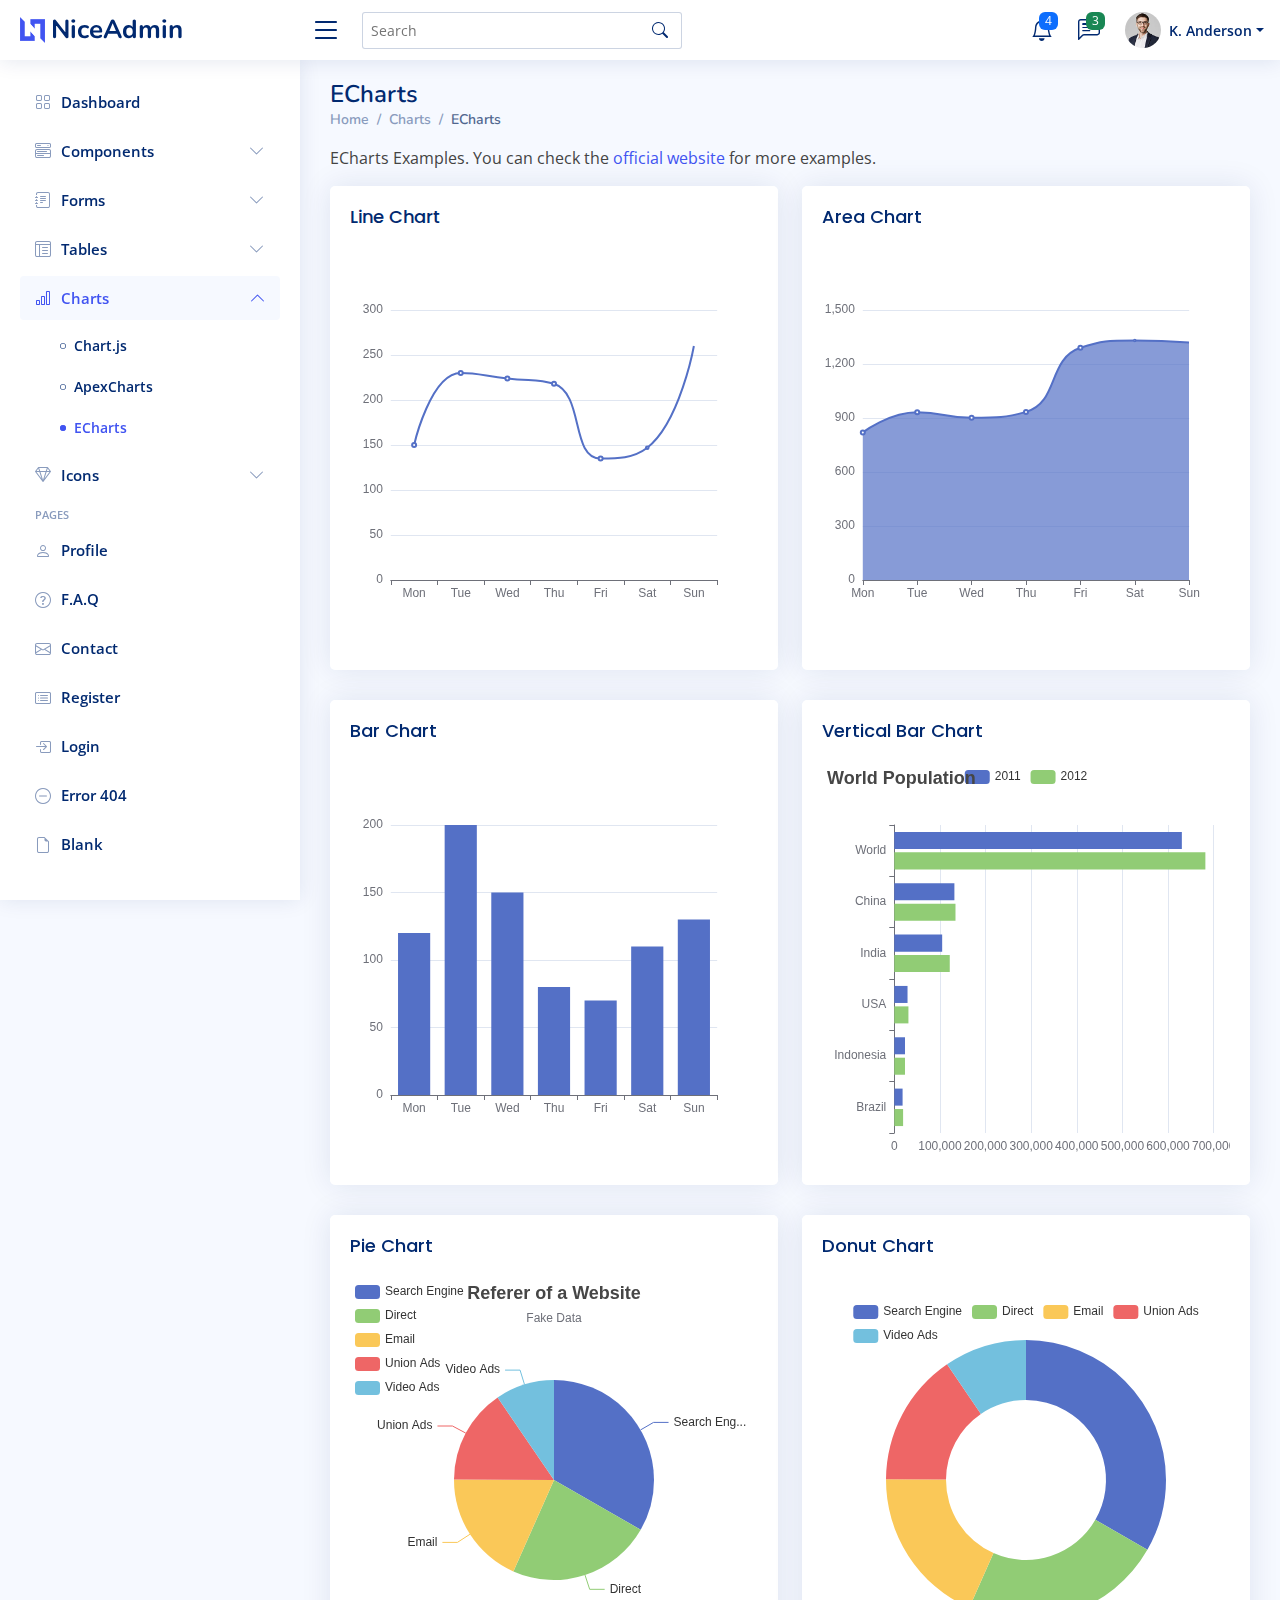
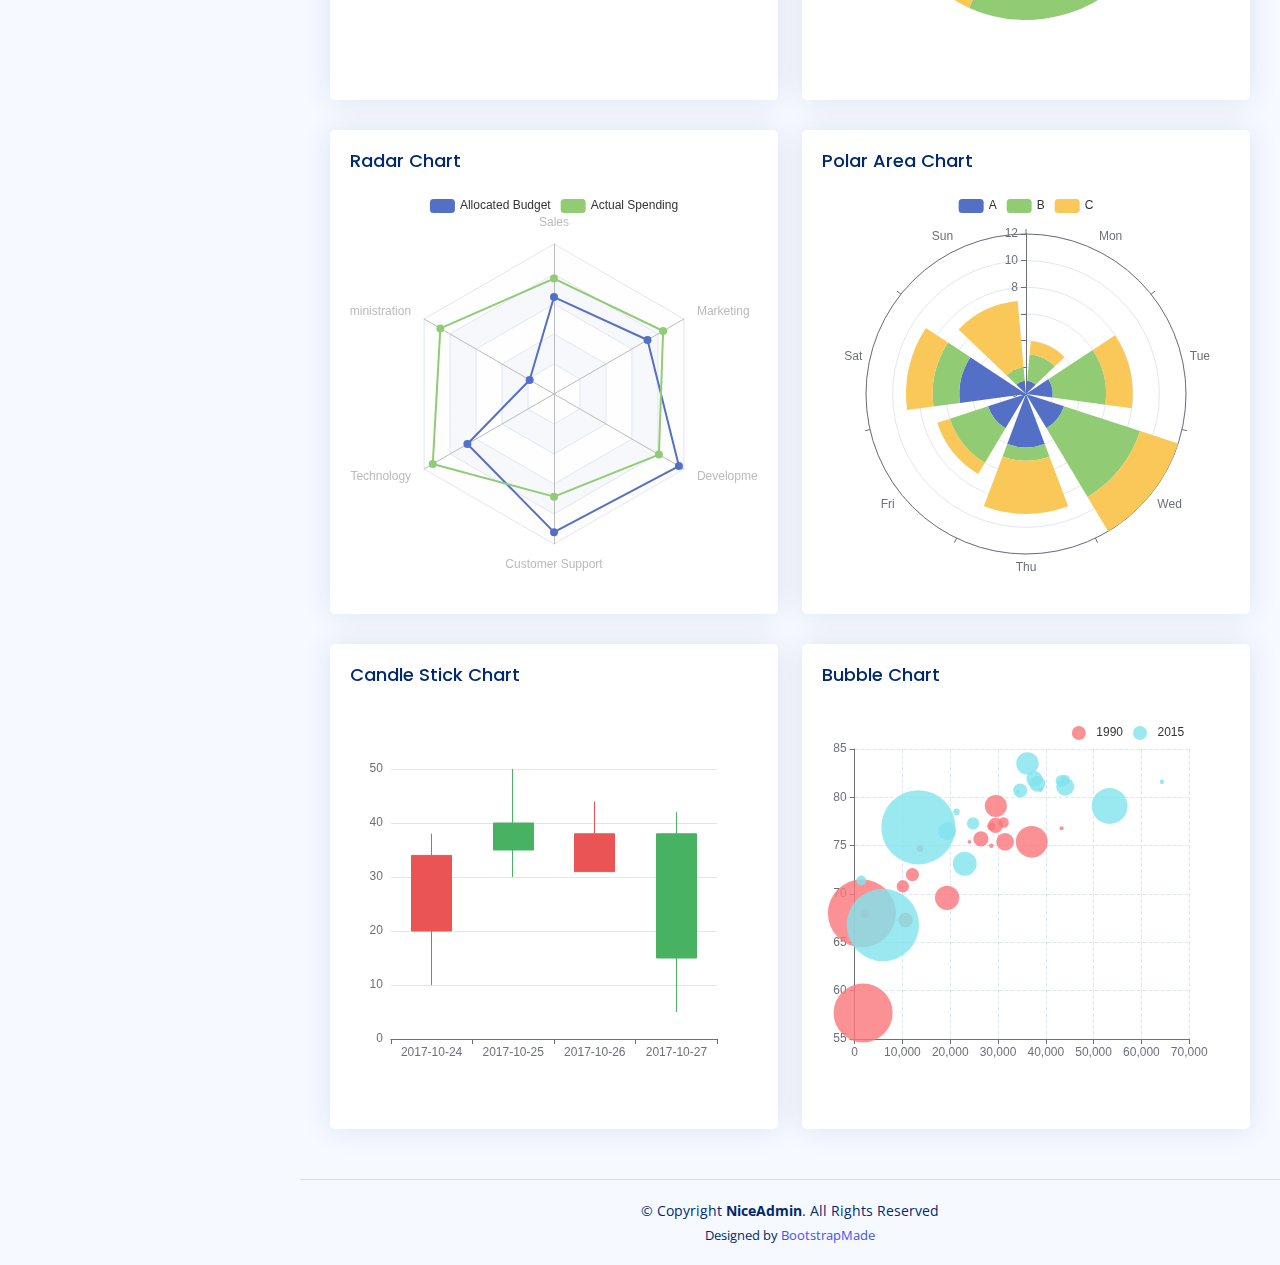
<file: MI_PRG4_M2_P1_110/MI_PRG4_M2_P1_110/P1_110/NiceAdmin/charts-echarts.html>
<!DOCTYPE html>
<html lang="en">

<head>
  <meta charset="utf-8">
  <meta content="width=device-width, initial-scale=1.0" name="viewport">

  <title>Charts / ECharts - NiceAdmin Bootstrap Template</title>
  <meta content="" name="description">
  <meta content="" name="keywords">

  <!-- Favicons -->
  <link href="assets/img/favicon.png" rel="icon">
  <link href="assets/img/apple-touch-icon.png" rel="apple-touch-icon">

  <!-- Google Fonts -->
  <link href="https://fonts.gstatic.com" rel="preconnect">
  <link href="https://fonts.googleapis.com/css?family=Open+Sans:300,300i,400,400i,600,600i,700,700i|Nunito:300,300i,400,400i,600,600i,700,700i|Poppins:300,300i,400,400i,500,500i,600,600i,700,700i" rel="stylesheet">

  <!-- Vendor CSS Files -->
  <link href="assets/vendor/bootstrap/css/bootstrap.min.css" rel="stylesheet">
  <link href="assets/vendor/bootstrap-icons/bootstrap-icons.css" rel="stylesheet">
  <link href="assets/vendor/boxicons/css/boxicons.min.css" rel="stylesheet">
  <link href="assets/vendor/quill/quill.snow.css" rel="stylesheet">
  <link href="assets/vendor/quill/quill.bubble.css" rel="stylesheet">
  <link href="assets/vendor/remixicon/remixicon.css" rel="stylesheet">
  <link href="assets/vendor/simple-datatables/style.css" rel="stylesheet">

  <!-- Template Main CSS File -->
  <link href="assets/css/style.css" rel="stylesheet">

  <!-- =======================================================
  * Template Name: NiceAdmin
  * Updated: Aug 30 2023 with Bootstrap v5.3.1
  * Template URL: https://bootstrapmade.com/nice-admin-bootstrap-admin-html-template/
  * Author: BootstrapMade.com
  * License: https://bootstrapmade.com/license/
  ======================================================== -->
</head>

<body>

  <!-- ======= Header ======= -->
  <header id="header" class="header fixed-top d-flex align-items-center">

    <div class="d-flex align-items-center justify-content-between">
      <a href="index.html" class="logo d-flex align-items-center">
        <img src="assets/img/logo.png" alt="">
        <span class="d-none d-lg-block">NiceAdmin</span>
      </a>
      <i class="bi bi-list toggle-sidebar-btn"></i>
    </div><!-- End Logo -->

    <div class="search-bar">
      <form class="search-form d-flex align-items-center" method="POST" action="#">
        <input type="text" name="query" placeholder="Search" title="Enter search keyword">
        <button type="submit" title="Search"><i class="bi bi-search"></i></button>
      </form>
    </div><!-- End Search Bar -->

    <nav class="header-nav ms-auto">
      <ul class="d-flex align-items-center">

        <li class="nav-item d-block d-lg-none">
          <a class="nav-link nav-icon search-bar-toggle " href="#">
            <i class="bi bi-search"></i>
          </a>
        </li><!-- End Search Icon-->

        <li class="nav-item dropdown">

          <a class="nav-link nav-icon" href="#" data-bs-toggle="dropdown">
            <i class="bi bi-bell"></i>
            <span class="badge bg-primary badge-number">4</span>
          </a><!-- End Notification Icon -->

          <ul class="dropdown-menu dropdown-menu-end dropdown-menu-arrow notifications">
            <li class="dropdown-header">
              You have 4 new notifications
              <a href="#"><span class="badge rounded-pill bg-primary p-2 ms-2">View all</span></a>
            </li>
            <li>
              <hr class="dropdown-divider">
            </li>

            <li class="notification-item">
              <i class="bi bi-exclamation-circle text-warning"></i>
              <div>
                <h4>Lorem Ipsum</h4>
                <p>Quae dolorem earum veritatis oditseno</p>
                <p>30 min. ago</p>
              </div>
            </li>

            <li>
              <hr class="dropdown-divider">
            </li>

            <li class="notification-item">
              <i class="bi bi-x-circle text-danger"></i>
              <div>
                <h4>Atque rerum nesciunt</h4>
                <p>Quae dolorem earum veritatis oditseno</p>
                <p>1 hr. ago</p>
              </div>
            </li>

            <li>
              <hr class="dropdown-divider">
            </li>

            <li class="notification-item">
              <i class="bi bi-check-circle text-success"></i>
              <div>
                <h4>Sit rerum fuga</h4>
                <p>Quae dolorem earum veritatis oditseno</p>
                <p>2 hrs. ago</p>
              </div>
            </li>

            <li>
              <hr class="dropdown-divider">
            </li>

            <li class="notification-item">
              <i class="bi bi-info-circle text-primary"></i>
              <div>
                <h4>Dicta reprehenderit</h4>
                <p>Quae dolorem earum veritatis oditseno</p>
                <p>4 hrs. ago</p>
              </div>
            </li>

            <li>
              <hr class="dropdown-divider">
            </li>
            <li class="dropdown-footer">
              <a href="#">Show all notifications</a>
            </li>

          </ul><!-- End Notification Dropdown Items -->

        </li><!-- End Notification Nav -->

        <li class="nav-item dropdown">

          <a class="nav-link nav-icon" href="#" data-bs-toggle="dropdown">
            <i class="bi bi-chat-left-text"></i>
            <span class="badge bg-success badge-number">3</span>
          </a><!-- End Messages Icon -->

          <ul class="dropdown-menu dropdown-menu-end dropdown-menu-arrow messages">
            <li class="dropdown-header">
              You have 3 new messages
              <a href="#"><span class="badge rounded-pill bg-primary p-2 ms-2">View all</span></a>
            </li>
            <li>
              <hr class="dropdown-divider">
            </li>

            <li class="message-item">
              <a href="#">
                <img src="assets/img/messages-1.jpg" alt="" class="rounded-circle">
                <div>
                  <h4>Maria Hudson</h4>
                  <p>Velit asperiores et ducimus soluta repudiandae labore officia est ut...</p>
                  <p>4 hrs. ago</p>
                </div>
              </a>
            </li>
            <li>
              <hr class="dropdown-divider">
            </li>

            <li class="message-item">
              <a href="#">
                <img src="assets/img/messages-2.jpg" alt="" class="rounded-circle">
                <div>
                  <h4>Anna Nelson</h4>
                  <p>Velit asperiores et ducimus soluta repudiandae labore officia est ut...</p>
                  <p>6 hrs. ago</p>
                </div>
              </a>
            </li>
            <li>
              <hr class="dropdown-divider">
            </li>

            <li class="message-item">
              <a href="#">
                <img src="assets/img/messages-3.jpg" alt="" class="rounded-circle">
                <div>
                  <h4>David Muldon</h4>
                  <p>Velit asperiores et ducimus soluta repudiandae labore officia est ut...</p>
                  <p>8 hrs. ago</p>
                </div>
              </a>
            </li>
            <li>
              <hr class="dropdown-divider">
            </li>

            <li class="dropdown-footer">
              <a href="#">Show all messages</a>
            </li>

          </ul><!-- End Messages Dropdown Items -->

        </li><!-- End Messages Nav -->

        <li class="nav-item dropdown pe-3">

          <a class="nav-link nav-profile d-flex align-items-center pe-0" href="#" data-bs-toggle="dropdown">
            <img src="assets/img/profile-img.jpg" alt="Profile" class="rounded-circle">
            <span class="d-none d-md-block dropdown-toggle ps-2">K. Anderson</span>
          </a><!-- End Profile Iamge Icon -->

          <ul class="dropdown-menu dropdown-menu-end dropdown-menu-arrow profile">
            <li class="dropdown-header">
              <h6>Kevin Anderson</h6>
              <span>Web Designer</span>
            </li>
            <li>
              <hr class="dropdown-divider">
            </li>

            <li>
              <a class="dropdown-item d-flex align-items-center" href="users-profile.html">
                <i class="bi bi-person"></i>
                <span>My Profile</span>
              </a>
            </li>
            <li>
              <hr class="dropdown-divider">
            </li>

            <li>
              <a class="dropdown-item d-flex align-items-center" href="users-profile.html">
                <i class="bi bi-gear"></i>
                <span>Account Settings</span>
              </a>
            </li>
            <li>
              <hr class="dropdown-divider">
            </li>

            <li>
              <a class="dropdown-item d-flex align-items-center" href="pages-faq.html">
                <i class="bi bi-question-circle"></i>
                <span>Need Help?</span>
              </a>
            </li>
            <li>
              <hr class="dropdown-divider">
            </li>

            <li>
              <a class="dropdown-item d-flex align-items-center" href="#">
                <i class="bi bi-box-arrow-right"></i>
                <span>Sign Out</span>
              </a>
            </li>

          </ul><!-- End Profile Dropdown Items -->
        </li><!-- End Profile Nav -->

      </ul>
    </nav><!-- End Icons Navigation -->

  </header><!-- End Header -->

  <!-- ======= Sidebar ======= -->
  <aside id="sidebar" class="sidebar">

    <ul class="sidebar-nav" id="sidebar-nav">

      <li class="nav-item">
        <a class="nav-link collapsed" href="index.html">
          <i class="bi bi-grid"></i>
          <span>Dashboard</span>
        </a>
      </li><!-- End Dashboard Nav -->

      <li class="nav-item">
        <a class="nav-link collapsed" data-bs-target="#components-nav" data-bs-toggle="collapse" href="#">
          <i class="bi bi-menu-button-wide"></i><span>Components</span><i class="bi bi-chevron-down ms-auto"></i>
        </a>
        <ul id="components-nav" class="nav-content collapse " data-bs-parent="#sidebar-nav">
          <li>
            <a href="components-alerts.html">
              <i class="bi bi-circle"></i><span>Alerts</span>
            </a>
          </li>
          <li>
            <a href="components-accordion.html">
              <i class="bi bi-circle"></i><span>Accordion</span>
            </a>
          </li>
          <li>
            <a href="components-badges.html">
              <i class="bi bi-circle"></i><span>Badges</span>
            </a>
          </li>
          <li>
            <a href="components-breadcrumbs.html">
              <i class="bi bi-circle"></i><span>Breadcrumbs</span>
            </a>
          </li>
          <li>
            <a href="components-buttons.html">
              <i class="bi bi-circle"></i><span>Buttons</span>
            </a>
          </li>
          <li>
            <a href="components-cards.html">
              <i class="bi bi-circle"></i><span>Cards</span>
            </a>
          </li>
          <li>
            <a href="components-carousel.html">
              <i class="bi bi-circle"></i><span>Carousel</span>
            </a>
          </li>
          <li>
            <a href="components-list-group.html">
              <i class="bi bi-circle"></i><span>List group</span>
            </a>
          </li>
          <li>
            <a href="components-modal.html">
              <i class="bi bi-circle"></i><span>Modal</span>
            </a>
          </li>
          <li>
            <a href="components-tabs.html">
              <i class="bi bi-circle"></i><span>Tabs</span>
            </a>
          </li>
          <li>
            <a href="components-pagination.html">
              <i class="bi bi-circle"></i><span>Pagination</span>
            </a>
          </li>
          <li>
            <a href="components-progress.html">
              <i class="bi bi-circle"></i><span>Progress</span>
            </a>
          </li>
          <li>
            <a href="components-spinners.html">
              <i class="bi bi-circle"></i><span>Spinners</span>
            </a>
          </li>
          <li>
            <a href="components-tooltips.html">
              <i class="bi bi-circle"></i><span>Tooltips</span>
            </a>
          </li>
        </ul>
      </li><!-- End Components Nav -->

      <li class="nav-item">
        <a class="nav-link collapsed" data-bs-target="#forms-nav" data-bs-toggle="collapse" href="#">
          <i class="bi bi-journal-text"></i><span>Forms</span><i class="bi bi-chevron-down ms-auto"></i>
        </a>
        <ul id="forms-nav" class="nav-content collapse " data-bs-parent="#sidebar-nav">
          <li>
            <a href="forms-elements.html">
              <i class="bi bi-circle"></i><span>Form Elements</span>
            </a>
          </li>
          <li>
            <a href="forms-layouts.html">
              <i class="bi bi-circle"></i><span>Form Layouts</span>
            </a>
          </li>
          <li>
            <a href="forms-editors.html">
              <i class="bi bi-circle"></i><span>Form Editors</span>
            </a>
          </li>
          <li>
            <a href="forms-validation.html">
              <i class="bi bi-circle"></i><span>Form Validation</span>
            </a>
          </li>
        </ul>
      </li><!-- End Forms Nav -->

      <li class="nav-item">
        <a class="nav-link collapsed" data-bs-target="#tables-nav" data-bs-toggle="collapse" href="#">
          <i class="bi bi-layout-text-window-reverse"></i><span>Tables</span><i class="bi bi-chevron-down ms-auto"></i>
        </a>
        <ul id="tables-nav" class="nav-content collapse " data-bs-parent="#sidebar-nav">
          <li>
            <a href="tables-general.html">
              <i class="bi bi-circle"></i><span>General Tables</span>
            </a>
          </li>
          <li>
            <a href="tables-data.html">
              <i class="bi bi-circle"></i><span>Data Tables</span>
            </a>
          </li>
        </ul>
      </li><!-- End Tables Nav -->

      <li class="nav-item">
        <a class="nav-link " data-bs-target="#charts-nav" data-bs-toggle="collapse" href="#">
          <i class="bi bi-bar-chart"></i><span>Charts</span><i class="bi bi-chevron-down ms-auto"></i>
        </a>
        <ul id="charts-nav" class="nav-content collapse show" data-bs-parent="#sidebar-nav">
          <li>
            <a href="charts-chartjs.html">
              <i class="bi bi-circle"></i><span>Chart.js</span>
            </a>
          </li>
          <li>
            <a href="charts-apexcharts.html">
              <i class="bi bi-circle"></i><span>ApexCharts</span>
            </a>
          </li>
          <li>
            <a href="charts-echarts.html" class="active">
              <i class="bi bi-circle"></i><span>ECharts</span>
            </a>
          </li>
        </ul>
      </li><!-- End Charts Nav -->

      <li class="nav-item">
        <a class="nav-link collapsed" data-bs-target="#icons-nav" data-bs-toggle="collapse" href="#">
          <i class="bi bi-gem"></i><span>Icons</span><i class="bi bi-chevron-down ms-auto"></i>
        </a>
        <ul id="icons-nav" class="nav-content collapse " data-bs-parent="#sidebar-nav">
          <li>
            <a href="icons-bootstrap.html">
              <i class="bi bi-circle"></i><span>Bootstrap Icons</span>
            </a>
          </li>
          <li>
            <a href="icons-remix.html">
              <i class="bi bi-circle"></i><span>Remix Icons</span>
            </a>
          </li>
          <li>
            <a href="icons-boxicons.html">
              <i class="bi bi-circle"></i><span>Boxicons</span>
            </a>
          </li>
        </ul>
      </li><!-- End Icons Nav -->

      <li class="nav-heading">Pages</li>

      <li class="nav-item">
        <a class="nav-link collapsed" href="users-profile.html">
          <i class="bi bi-person"></i>
          <span>Profile</span>
        </a>
      </li><!-- End Profile Page Nav -->

      <li class="nav-item">
        <a class="nav-link collapsed" href="pages-faq.html">
          <i class="bi bi-question-circle"></i>
          <span>F.A.Q</span>
        </a>
      </li><!-- End F.A.Q Page Nav -->

      <li class="nav-item">
        <a class="nav-link collapsed" href="pages-contact.html">
          <i class="bi bi-envelope"></i>
          <span>Contact</span>
        </a>
      </li><!-- End Contact Page Nav -->

      <li class="nav-item">
        <a class="nav-link collapsed" href="pages-register.html">
          <i class="bi bi-card-list"></i>
          <span>Register</span>
        </a>
      </li><!-- End Register Page Nav -->

      <li class="nav-item">
        <a class="nav-link collapsed" href="pages-login.html">
          <i class="bi bi-box-arrow-in-right"></i>
          <span>Login</span>
        </a>
      </li><!-- End Login Page Nav -->

      <li class="nav-item">
        <a class="nav-link collapsed" href="pages-error-404.html">
          <i class="bi bi-dash-circle"></i>
          <span>Error 404</span>
        </a>
      </li><!-- End Error 404 Page Nav -->

      <li class="nav-item">
        <a class="nav-link collapsed" href="pages-blank.html">
          <i class="bi bi-file-earmark"></i>
          <span>Blank</span>
        </a>
      </li><!-- End Blank Page Nav -->

    </ul>

  </aside><!-- End Sidebar-->

  <main id="main" class="main">

    <div class="pagetitle">
      <h1>ECharts</h1>
      <nav>
        <ol class="breadcrumb">
          <li class="breadcrumb-item"><a href="index.html">Home</a></li>
          <li class="breadcrumb-item">Charts</li>
          <li class="breadcrumb-item active">ECharts</li>
        </ol>
      </nav>
    </div><!-- End Page Title -->

    <p>ECharts Examples. You can check the <a href="https://echarts.apache.org/examples/en/index.html" target="_blank">official website</a> for more examples.</p>

    <section class="section">
      <div class="row">

        <div class="col-lg-6">
          <div class="card">
            <div class="card-body">
              <h5 class="card-title">Line Chart</h5>

              <!-- Line Chart -->
              <div id="lineChart" style="min-height: 400px;" class="echart"></div>

              <script>
                document.addEventListener("DOMContentLoaded", () => {
                  echarts.init(document.querySelector("#lineChart")).setOption({
                    xAxis: {
                      type: 'category',
                      data: ['Mon', 'Tue', 'Wed', 'Thu', 'Fri', 'Sat', 'Sun']
                    },
                    yAxis: {
                      type: 'value'
                    },
                    series: [{
                      data: [150, 230, 224, 218, 135, 147, 260],
                      type: 'line',
                      smooth: true
                    }]
                  });
                });
              </script>
              <!-- End Line Chart -->

            </div>
          </div>
        </div>

        <div class="col-lg-6">
          <div class="card">
            <div class="card-body">
              <h5 class="card-title">Area Chart</h5>

              <!-- Area Chart -->
              <div id="areaChart" style="min-height: 400px;" class="echart"></div>

              <script>
                document.addEventListener("DOMContentLoaded", () => {
                  echarts.init(document.querySelector("#areaChart")).setOption({
                    xAxis: {
                      type: 'category',
                      boundaryGap: false,
                      data: ['Mon', 'Tue', 'Wed', 'Thu', 'Fri', 'Sat', 'Sun']
                    },
                    yAxis: {
                      type: 'value'
                    },
                    series: [{
                      data: [820, 932, 901, 934, 1290, 1330, 1320],
                      type: 'line',
                      smooth: true,
                      areaStyle: {}
                    }]
                  });
                });
              </script>
              <!-- End Area Chart -->

            </div>
          </div>
        </div>

        <div class="col-lg-6">
          <div class="card">
            <div class="card-body">
              <h5 class="card-title">Bar Chart</h5>

              <!-- Bar Chart -->
              <div id="barChart" style="min-height: 400px;" class="echart"></div>

              <script>
                document.addEventListener("DOMContentLoaded", () => {
                  echarts.init(document.querySelector("#barChart")).setOption({
                    xAxis: {
                      type: 'category',
                      data: ['Mon', 'Tue', 'Wed', 'Thu', 'Fri', 'Sat', 'Sun']
                    },
                    yAxis: {
                      type: 'value'
                    },
                    series: [{
                      data: [120, 200, 150, 80, 70, 110, 130],
                      type: 'bar'
                    }]
                  });
                });
              </script>
              <!-- End Bar Chart -->

            </div>
          </div>
        </div>

        <div class="col-lg-6">
          <div class="card">
            <div class="card-body">
              <h5 class="card-title">Vertical Bar Chart</h5>

              <!-- Vertical Bar Chart -->
              <div id="verticalBarChart" style="min-height: 400px;" class="echart"></div>

              <script>
                document.addEventListener("DOMContentLoaded", () => {
                  echarts.init(document.querySelector("#verticalBarChart")).setOption({
                    title: {
                      text: 'World Population'
                    },
                    tooltip: {
                      trigger: 'axis',
                      axisPointer: {
                        type: 'shadow'
                      }
                    },
                    legend: {},
                    grid: {
                      left: '3%',
                      right: '4%',
                      bottom: '3%',
                      containLabel: true
                    },
                    xAxis: {
                      type: 'value',
                      boundaryGap: [0, 0.01]
                    },
                    yAxis: {
                      type: 'category',
                      data: ['Brazil', 'Indonesia', 'USA', 'India', 'China', 'World']
                    },
                    series: [{
                        name: '2011',
                        type: 'bar',
                        data: [18203, 23489, 29034, 104970, 131744, 630230]
                      },
                      {
                        name: '2012',
                        type: 'bar',
                        data: [19325, 23438, 31000, 121594, 134141, 681807]
                      }
                    ]
                  });
                });
              </script>
              <!-- End Vertical Bar Chart -->

            </div>
          </div>
        </div>

        <div class="col-lg-6">
          <div class="card">
            <div class="card-body">
              <h5 class="card-title">Pie Chart</h5>

              <!-- Pie Chart -->
              <div id="pieChart" style="min-height: 400px;" class="echart"></div>

              <script>
                document.addEventListener("DOMContentLoaded", () => {
                  echarts.init(document.querySelector("#pieChart")).setOption({
                    title: {
                      text: 'Referer of a Website',
                      subtext: 'Fake Data',
                      left: 'center'
                    },
                    tooltip: {
                      trigger: 'item'
                    },
                    legend: {
                      orient: 'vertical',
                      left: 'left'
                    },
                    series: [{
                      name: 'Access From',
                      type: 'pie',
                      radius: '50%',
                      data: [{
                          value: 1048,
                          name: 'Search Engine'
                        },
                        {
                          value: 735,
                          name: 'Direct'
                        },
                        {
                          value: 580,
                          name: 'Email'
                        },
                        {
                          value: 484,
                          name: 'Union Ads'
                        },
                        {
                          value: 300,
                          name: 'Video Ads'
                        }
                      ],
                      emphasis: {
                        itemStyle: {
                          shadowBlur: 10,
                          shadowOffsetX: 0,
                          shadowColor: 'rgba(0, 0, 0, 0.5)'
                        }
                      }
                    }]
                  });
                });
              </script>
              <!-- End Pie Chart -->

            </div>
          </div>
        </div>

        <div class="col-lg-6">
          <div class="card">
            <div class="card-body">
              <h5 class="card-title">Donut Chart</h5>

              <!-- Donut Chart -->
              <div id="donutChart" style="min-height: 400px;" class="echart"></div>

              <script>
                document.addEventListener("DOMContentLoaded", () => {
                  echarts.init(document.querySelector("#donutChart")).setOption({
                    tooltip: {
                      trigger: 'item'
                    },
                    legend: {
                      top: '5%',
                      left: 'center'
                    },
                    series: [{
                      name: 'Access From',
                      type: 'pie',
                      radius: ['40%', '70%'],
                      avoidLabelOverlap: false,
                      label: {
                        show: false,
                        position: 'center'
                      },
                      emphasis: {
                        label: {
                          show: true,
                          fontSize: '18',
                          fontWeight: 'bold'
                        }
                      },
                      labelLine: {
                        show: false
                      },
                      data: [{
                          value: 1048,
                          name: 'Search Engine'
                        },
                        {
                          value: 735,
                          name: 'Direct'
                        },
                        {
                          value: 580,
                          name: 'Email'
                        },
                        {
                          value: 484,
                          name: 'Union Ads'
                        },
                        {
                          value: 300,
                          name: 'Video Ads'
                        }
                      ]
                    }]
                  });
                });
              </script>
              <!-- End Donut Chart -->

            </div>
          </div>
        </div>

        <div class="col-lg-6">
          <div class="card">
            <div class="card-body">
              <h5 class="card-title">Radar Chart</h5>

              <!-- Radar Chart -->
              <div id="radarChart" style="min-height: 400px;" class="echart"></div>

              <script>
                document.addEventListener("DOMContentLoaded", () => {
                  echarts.init(document.querySelector("#radarChart")).setOption({
                    legend: {
                      data: ['Allocated Budget', 'Actual Spending']
                    },
                    radar: {
                      // shape: 'circle',
                      indicator: [{
                          name: 'Sales',
                          max: 6500
                        },
                        {
                          name: 'Administration',
                          max: 16000
                        },
                        {
                          name: 'Information Technology',
                          max: 30000
                        },
                        {
                          name: 'Customer Support',
                          max: 38000
                        },
                        {
                          name: 'Development',
                          max: 52000
                        },
                        {
                          name: 'Marketing',
                          max: 25000
                        }
                      ]
                    },
                    series: [{
                      name: 'Budget vs spending',
                      type: 'radar',
                      data: [{
                          value: [4200, 3000, 20000, 35000, 50000, 18000],
                          name: 'Allocated Budget'
                        },
                        {
                          value: [5000, 14000, 28000, 26000, 42000, 21000],
                          name: 'Actual Spending'
                        }
                      ]
                    }]
                  });
                });
              </script>
              <!-- End Radar Chart -->

            </div>
          </div>
        </div>

        <div class="col-lg-6">
          <div class="card">
            <div class="card-body">
              <h5 class="card-title">Polar Area Chart</h5>

              <!-- Polar Area Chart -->
              <div id="polarAreaChart" style="min-height: 400px;" class="echart"></div>

              <script>
                document.addEventListener("DOMContentLoaded", () => {
                  echarts.init(document.querySelector("#polarAreaChart")).setOption({
                    angleAxis: {
                      type: 'category',
                      data: ['Mon', 'Tue', 'Wed', 'Thu', 'Fri', 'Sat', 'Sun']
                    },
                    radiusAxis: {},
                    polar: {},
                    series: [{
                        type: 'bar',
                        data: [1, 2, 3, 4, 3, 5, 1],
                        coordinateSystem: 'polar',
                        name: 'A',
                        stack: 'a',
                        emphasis: {
                          focus: 'series'
                        }
                      },
                      {
                        type: 'bar',
                        data: [2, 4, 6, 1, 3, 2, 1],
                        coordinateSystem: 'polar',
                        name: 'B',
                        stack: 'a',
                        emphasis: {
                          focus: 'series'
                        }
                      },
                      {
                        type: 'bar',
                        data: [1, 2, 3, 4, 1, 2, 5],
                        coordinateSystem: 'polar',
                        name: 'C',
                        stack: 'a',
                        emphasis: {
                          focus: 'series'
                        }
                      }
                    ],
                    legend: {
                      show: true,
                      data: ['A', 'B', 'C']
                    }
                  });
                });
              </script>
              <!-- End Polar Area Chart -->

            </div>
          </div>
        </div>

        <div class="col-lg-6">
          <div class="card">
            <div class="card-body">
              <h5 class="card-title">Candle Stick Chart</h5>

              <!-- Candle Stick Chart -->
              <div id="candleStickChart" style="min-height: 400px;" class="echart"></div>

              <script>
                document.addEventListener("DOMContentLoaded", () => {
                  echarts.init(document.querySelector("#candleStickChart")).setOption({
                    xAxis: {
                      data: ['2017-10-24', '2017-10-25', '2017-10-26', '2017-10-27']
                    },
                    yAxis: {},
                    series: [{
                      type: 'candlestick',
                      data: [
                        [20, 34, 10, 38],
                        [40, 35, 30, 50],
                        [31, 38, 33, 44],
                        [38, 15, 5, 42]
                      ]
                    }]
                  });
                });
              </script>
              <!-- End Candle Stick Chart -->

            </div>
          </div>
        </div>

        <div class="col-lg-6">
          <div class="card">
            <div class="card-body">
              <h5 class="card-title">Bubble Chart</h5>

              <!-- Bubble Chart -->
              <div id="bubbleChart" style="min-height: 400px;" class="echart"></div>

              <script>
                document.addEventListener("DOMContentLoaded", () => {
                  const data = [
                    [
                      [28604, 77, 17096869, 'Australia', 1990],
                      [31163, 77.4, 27662440, 'Canada', 1990],
                      [1516, 68, 1154605773, 'China', 1990],
                      [13670, 74.7, 10582082, 'Cuba', 1990],
                      [28599, 75, 4986705, 'Finland', 1990],
                      [29476, 77.1, 56943299, 'France', 1990],
                      [31476, 75.4, 78958237, 'Germany', 1990],
                      [28666, 78.1, 254830, 'Iceland', 1990],
                      [1777, 57.7, 870601776, 'India', 1990],
                      [29550, 79.1, 122249285, 'Japan', 1990],
                      [2076, 67.9, 20194354, 'North Korea', 1990],
                      [12087, 72, 42972254, 'South Korea', 1990],
                      [24021, 75.4, 3397534, 'New Zealand', 1990],
                      [43296, 76.8, 4240375, 'Norway', 1990],
                      [10088, 70.8, 38195258, 'Poland', 1990],
                      [19349, 69.6, 147568552, 'Russia', 1990],
                      [10670, 67.3, 53994605, 'Turkey', 1990],
                      [26424, 75.7, 57110117, 'United Kingdom', 1990],
                      [37062, 75.4, 252847810, 'United States', 1990]
                    ],
                    [
                      [44056, 81.8, 23968973, 'Australia', 2015],
                      [43294, 81.7, 35939927, 'Canada', 2015],
                      [13334, 76.9, 1376048943, 'China', 2015],
                      [21291, 78.5, 11389562, 'Cuba', 2015],
                      [38923, 80.8, 5503457, 'Finland', 2015],
                      [37599, 81.9, 64395345, 'France', 2015],
                      [44053, 81.1, 80688545, 'Germany', 2015],
                      [42182, 82.8, 329425, 'Iceland', 2015],
                      [5903, 66.8, 1311050527, 'India', 2015],
                      [36162, 83.5, 126573481, 'Japan', 2015],
                      [1390, 71.4, 25155317, 'North Korea', 2015],
                      [34644, 80.7, 50293439, 'South Korea', 2015],
                      [34186, 80.6, 4528526, 'New Zealand', 2015],
                      [64304, 81.6, 5210967, 'Norway', 2015],
                      [24787, 77.3, 38611794, 'Poland', 2015],
                      [23038, 73.13, 143456918, 'Russia', 2015],
                      [19360, 76.5, 78665830, 'Turkey', 2015],
                      [38225, 81.4, 64715810, 'United Kingdom', 2015],
                      [53354, 79.1, 321773631, 'United States', 2015]
                    ]
                  ];
                  echarts.init(document.querySelector("#bubbleChart")).setOption({
                    legend: {
                      right: '10%',
                      top: '3%',
                      data: ['1990', '2015']
                    },
                    grid: {
                      left: '8%',
                      top: '10%'
                    },
                    xAxis: {
                      splitLine: {
                        lineStyle: {
                          type: 'dashed'
                        }
                      }
                    },
                    yAxis: {
                      splitLine: {
                        lineStyle: {
                          type: 'dashed'
                        }
                      },
                      scale: true
                    },
                    series: [{
                        name: '1990',
                        data: data[0],
                        type: 'scatter',
                        symbolSize: function(data) {
                          return Math.sqrt(data[2]) / 5e2;
                        },
                        emphasis: {
                          focus: 'series',
                          label: {
                            show: true,
                            formatter: function(param) {
                              return param.data[3];
                            },
                            position: 'top'
                          }
                        },
                        itemStyle: {
                          color: 'rgb(251, 118, 123)'
                        }
                      },
                      {
                        name: '2015',
                        data: data[1],
                        type: 'scatter',
                        symbolSize: function(data) {
                          return Math.sqrt(data[2]) / 5e2;
                        },
                        emphasis: {
                          focus: 'series',
                          label: {
                            show: true,
                            formatter: function(param) {
                              return param.data[3];
                            },
                            position: 'top'
                          }
                        },
                        itemStyle: {
                          color: 'rgb(129, 227, 238)'
                        }
                      }
                    ]
                  });
                });
              </script>
              <!-- End Bubble Chart -->

            </div>
          </div>
        </div>

      </div>
    </section>

  </main><!-- End #main -->

  <!-- ======= Footer ======= -->
  <footer id="footer" class="footer">
    <div class="copyright">
      &copy; Copyright <strong><span>NiceAdmin</span></strong>. All Rights Reserved
    </div>
    <div class="credits">
      <!-- All the links in the footer should remain intact. -->
      <!-- You can delete the links only if you purchased the pro version. -->
      <!-- Licensing information: https://bootstrapmade.com/license/ -->
      <!-- Purchase the pro version with working PHP/AJAX contact form: https://bootstrapmade.com/nice-admin-bootstrap-admin-html-template/ -->
      Designed by <a href="https://bootstrapmade.com/">BootstrapMade</a>
    </div>
  </footer><!-- End Footer -->

  <a href="#" class="back-to-top d-flex align-items-center justify-content-center"><i class="bi bi-arrow-up-short"></i></a>

  <!-- Vendor JS Files -->
  <script src="assets/vendor/apexcharts/apexcharts.min.js"></script>
  <script src="assets/vendor/bootstrap/js/bootstrap.bundle.min.js"></script>
  <script src="assets/vendor/chart.js/chart.umd.js"></script>
  <script src="assets/vendor/echarts/echarts.min.js"></script>
  <script src="assets/vendor/quill/quill.min.js"></script>
  <script src="assets/vendor/simple-datatables/simple-datatables.js"></script>
  <script src="assets/vendor/tinymce/tinymce.min.js"></script>
  <script src="assets/vendor/php-email-form/validate.js"></script>

  <!-- Template Main JS File -->
  <script src="assets/js/main.js"></script>

</body>

</html>
</file>
<file: MI_PRG4_M2_P1_110/MI_PRG4_M2_P1_110/P1_110/NiceAdmin/assets/vendor/quill/quill.snow.css>
/*!
 * Quill Editor v1.3.7
 * https://quilljs.com/
 * Copyright (c) 2014, Jason Chen
 * Copyright (c) 2013, salesforce.com
 */
.ql-container {
  box-sizing: border-box;
  font-family: Helvetica, Arial, sans-serif;
  font-size: 13px;
  height: 100%;
  margin: 0px;
  position: relative;
}
.ql-container.ql-disabled .ql-tooltip {
  visibility: hidden;
}
.ql-container.ql-disabled .ql-editor ul[data-checked] > li::before {
  pointer-events: none;
}
.ql-clipboard {
  left: -100000px;
  height: 1px;
  overflow-y: hidden;
  position: absolute;
  top: 50%;
}
.ql-clipboard p {
  margin: 0;
  padding: 0;
}
.ql-editor {
  box-sizing: border-box;
  line-height: 1.42;
  height: 100%;
  outline: none;
  overflow-y: auto;
  padding: 12px 15px;
  tab-size: 4;
  -moz-tab-size: 4;
  text-align: left;
  white-space: pre-wrap;
  word-wrap: break-word;
}
.ql-editor > * {
  cursor: text;
}
.ql-editor p,
.ql-editor ol,
.ql-editor ul,
.ql-editor pre,
.ql-editor blockquote,
.ql-editor h1,
.ql-editor h2,
.ql-editor h3,
.ql-editor h4,
.ql-editor h5,
.ql-editor h6 {
  margin: 0;
  padding: 0;
  counter-reset: list-1 list-2 list-3 list-4 list-5 list-6 list-7 list-8 list-9;
}
.ql-editor ol,
.ql-editor ul {
  padding-left: 1.5em;
}
.ql-editor ol > li,
.ql-editor ul > li {
  list-style-type: none;
}
.ql-editor ul > li::before {
  content: '\2022';
}
.ql-editor ul[data-checked=true],
.ql-editor ul[data-checked=false] {
  pointer-events: none;
}
.ql-editor ul[data-checked=true] > li *,
.ql-editor ul[data-checked=false] > li * {
  pointer-events: all;
}
.ql-editor ul[data-checked=true] > li::before,
.ql-editor ul[data-checked=false] > li::before {
  color: #777;
  cursor: pointer;
  pointer-events: all;
}
.ql-editor ul[data-checked=true] > li::before {
  content: '\2611';
}
.ql-editor ul[data-checked=false] > li::before {
  content: '\2610';
}
.ql-editor li::before {
  display: inline-block;
  white-space: nowrap;
  width: 1.2em;
}
.ql-editor li:not(.ql-direction-rtl)::before {
  margin-left: -1.5em;
  margin-right: 0.3em;
  text-align: right;
}
.ql-editor li.ql-direction-rtl::before {
  margin-left: 0.3em;
  margin-right: -1.5em;
}
.ql-editor ol li:not(.ql-direction-rtl),
.ql-editor ul li:not(.ql-direction-rtl) {
  padding-left: 1.5em;
}
.ql-editor ol li.ql-direction-rtl,
.ql-editor ul li.ql-direction-rtl {
  padding-right: 1.5em;
}
.ql-editor ol li {
  counter-reset: list-1 list-2 list-3 list-4 list-5 list-6 list-7 list-8 list-9;
  counter-increment: list-0;
}
.ql-editor ol li:before {
  content: counter(list-0, decimal) '. ';
}
.ql-editor ol li.ql-indent-1 {
  counter-increment: list-1;
}
.ql-editor ol li.ql-indent-1:before {
  content: counter(list-1, lower-alpha) '. ';
}
.ql-editor ol li.ql-indent-1 {
  counter-reset: list-2 list-3 list-4 list-5 list-6 list-7 list-8 list-9;
}
.ql-editor ol li.ql-indent-2 {
  counter-increment: list-2;
}
.ql-editor ol li.ql-indent-2:before {
  content: counter(list-2, lower-roman) '. ';
}
.ql-editor ol li.ql-indent-2 {
  counter-reset: list-3 list-4 list-5 list-6 list-7 list-8 list-9;
}
.ql-editor ol li.ql-indent-3 {
  counter-increment: list-3;
}
.ql-editor ol li.ql-indent-3:before {
  content: counter(list-3, decimal) '. ';
}
.ql-editor ol li.ql-indent-3 {
  counter-reset: list-4 list-5 list-6 list-7 list-8 list-9;
}
.ql-editor ol li.ql-indent-4 {
  counter-increment: list-4;
}
.ql-editor ol li.ql-indent-4:before {
  content: counter(list-4, lower-alpha) '. ';
}
.ql-editor ol li.ql-indent-4 {
  counter-reset: list-5 list-6 list-7 list-8 list-9;
}
.ql-editor ol li.ql-indent-5 {
  counter-increment: list-5;
}
.ql-editor ol li.ql-indent-5:before {
  content: counter(list-5, lower-roman) '. ';
}
.ql-editor ol li.ql-indent-5 {
  counter-reset: list-6 list-7 list-8 list-9;
}
.ql-editor ol li.ql-indent-6 {
  counter-increment: list-6;
}
.ql-editor ol li.ql-indent-6:before {
  content: counter(list-6, decimal) '. ';
}
.ql-editor ol li.ql-indent-6 {
  counter-reset: list-7 list-8 list-9;
}
.ql-editor ol li.ql-indent-7 {
  counter-increment: list-7;
}
.ql-editor ol li.ql-indent-7:before {
  content: counter(list-7, lower-alpha) '. ';
}
.ql-editor ol li.ql-indent-7 {
  counter-reset: list-8 list-9;
}
.ql-editor ol li.ql-indent-8 {
  counter-increment: list-8;
}
.ql-editor ol li.ql-indent-8:before {
  content: counter(list-8, lower-roman) '. ';
}
.ql-editor ol li.ql-indent-8 {
  counter-reset: list-9;
}
.ql-editor ol li.ql-indent-9 {
  counter-increment: list-9;
}
.ql-editor ol li.ql-indent-9:before {
  content: counter(list-9, decimal) '. ';
}
.ql-editor .ql-indent-1:not(.ql-direction-rtl) {
  padding-left: 3em;
}
.ql-editor li.ql-indent-1:not(.ql-direction-rtl) {
  padding-left: 4.5em;
}
.ql-editor .ql-indent-1.ql-direction-rtl.ql-align-right {
  padding-right: 3em;
}
.ql-editor li.ql-indent-1.ql-direction-rtl.ql-align-right {
  padding-right: 4.5em;
}
.ql-editor .ql-indent-2:not(.ql-direction-rtl) {
  padding-left: 6em;
}
.ql-editor li.ql-indent-2:not(.ql-direction-rtl) {
  padding-left: 7.5em;
}
.ql-editor .ql-indent-2.ql-direction-rtl.ql-align-right {
  padding-right: 6em;
}
.ql-editor li.ql-indent-2.ql-direction-rtl.ql-align-right {
  padding-right: 7.5em;
}
.ql-editor .ql-indent-3:not(.ql-direction-rtl) {
  padding-left: 9em;
}
.ql-editor li.ql-indent-3:not(.ql-direction-rtl) {
  padding-left: 10.5em;
}
.ql-editor .ql-indent-3.ql-direction-rtl.ql-align-right {
  padding-right: 9em;
}
.ql-editor li.ql-indent-3.ql-direction-rtl.ql-align-right {
  padding-right: 10.5em;
}
.ql-editor .ql-indent-4:not(.ql-direction-rtl) {
  padding-left: 12em;
}
.ql-editor li.ql-indent-4:not(.ql-direction-rtl) {
  padding-left: 13.5em;
}
.ql-editor .ql-indent-4.ql-direction-rtl.ql-align-right {
  padding-right: 12em;
}
.ql-editor li.ql-indent-4.ql-direction-rtl.ql-align-right {
  padding-right: 13.5em;
}
.ql-editor .ql-indent-5:not(.ql-direction-rtl) {
  padding-left: 15em;
}
.ql-editor li.ql-indent-5:not(.ql-direction-rtl) {
  padding-left: 16.5em;
}
.ql-editor .ql-indent-5.ql-direction-rtl.ql-align-right {
  padding-right: 15em;
}
.ql-editor li.ql-indent-5.ql-direction-rtl.ql-align-right {
  padding-right: 16.5em;
}
.ql-editor .ql-indent-6:not(.ql-direction-rtl) {
  padding-left: 18em;
}
.ql-editor li.ql-indent-6:not(.ql-direction-rtl) {
  padding-left: 19.5em;
}
.ql-editor .ql-indent-6.ql-direction-rtl.ql-align-right {
  padding-right: 18em;
}
.ql-editor li.ql-indent-6.ql-direction-rtl.ql-align-right {
  padding-right: 19.5em;
}
.ql-editor .ql-indent-7:not(.ql-direction-rtl) {
  padding-left: 21em;
}
.ql-editor li.ql-indent-7:not(.ql-direction-rtl) {
  padding-left: 22.5em;
}
.ql-editor .ql-indent-7.ql-direction-rtl.ql-align-right {
  padding-right: 21em;
}
.ql-editor li.ql-indent-7.ql-direction-rtl.ql-align-right {
  padding-right: 22.5em;
}
.ql-editor .ql-indent-8:not(.ql-direction-rtl) {
  padding-left: 24em;
}
.ql-editor li.ql-indent-8:not(.ql-direction-rtl) {
  padding-left: 25.5em;
}
.ql-editor .ql-indent-8.ql-direction-rtl.ql-align-right {
  padding-right: 24em;
}
.ql-editor li.ql-indent-8.ql-direction-rtl.ql-align-right {
  padding-right: 25.5em;
}
.ql-editor .ql-indent-9:not(.ql-direction-rtl) {
  padding-left: 27em;
}
.ql-editor li.ql-indent-9:not(.ql-direction-rtl) {
  padding-left: 28.5em;
}
.ql-editor .ql-indent-9.ql-direction-rtl.ql-align-right {
  padding-right: 27em;
}
.ql-editor li.ql-indent-9.ql-direction-rtl.ql-align-right {
  padding-right: 28.5em;
}
.ql-editor .ql-video {
  display: block;
  max-width: 100%;
}
.ql-editor .ql-video.ql-align-center {
  margin: 0 auto;
}
.ql-editor .ql-video.ql-align-right {
  margin: 0 0 0 auto;
}
.ql-editor .ql-bg-black {
  background-color: #000;
}
.ql-editor .ql-bg-red {
  background-color: #e60000;
}
.ql-editor .ql-bg-orange {
  background-color: #f90;
}
.ql-editor .ql-bg-yellow {
  background-color: #ff0;
}
.ql-editor .ql-bg-green {
  background-color: #008a00;
}
.ql-editor .ql-bg-blue {
  background-color: #06c;
}
.ql-editor .ql-bg-purple {
  background-color: #93f;
}
.ql-editor .ql-color-white {
  color: #fff;
}
.ql-editor .ql-color-red {
  color: #e60000;
}
.ql-editor .ql-color-orange {
  color: #f90;
}
.ql-editor .ql-color-yellow {
  color: #ff0;
}
.ql-editor .ql-color-green {
  color: #008a00;
}
.ql-editor .ql-color-blue {
  color: #06c;
}
.ql-editor .ql-color-purple {
  color: #93f;
}
.ql-editor .ql-font-serif {
  font-family: Georgia, Times New Roman, serif;
}
.ql-editor .ql-font-monospace {
  font-family: Monaco, Courier New, monospace;
}
.ql-editor .ql-size-small {
  font-size: 0.75em;
}
.ql-editor .ql-size-large {
  font-size: 1.5em;
}
.ql-editor .ql-size-huge {
  font-size: 2.5em;
}
.ql-editor .ql-direction-rtl {
  direction: rtl;
  text-align: inherit;
}
.ql-editor .ql-align-center {
  text-align: center;
}
.ql-editor .ql-align-justify {
  text-align: justify;
}
.ql-editor .ql-align-right {
  text-align: right;
}
.ql-editor.ql-blank::before {
  color: rgba(0,0,0,0.6);
  content: attr(data-placeholder);
  font-style: italic;
  left: 15px;
  pointer-events: none;
  position: absolute;
  right: 15px;
}
.ql-snow.ql-toolbar:after,
.ql-snow .ql-toolbar:after {
  clear: both;
  content: '';
  display: table;
}
.ql-snow.ql-toolbar button,
.ql-snow .ql-toolbar button {
  background: none;
  border: none;
  cursor: pointer;
  display: inline-block;
  float: left;
  height: 24px;
  padding: 3px 5px;
  width: 28px;
}
.ql-snow.ql-toolbar button svg,
.ql-snow .ql-toolbar button svg {
  float: left;
  height: 100%;
}
.ql-snow.ql-toolbar button:active:hover,
.ql-snow .ql-toolbar button:active:hover {
  outline: none;
}
.ql-snow.ql-toolbar input.ql-image[type=file],
.ql-snow .ql-toolbar input.ql-image[type=file] {
  display: none;
}
.ql-snow.ql-toolbar button:hover,
.ql-snow .ql-toolbar button:hover,
.ql-snow.ql-toolbar button:focus,
.ql-snow .ql-toolbar button:focus,
.ql-snow.ql-toolbar button.ql-active,
.ql-snow .ql-toolbar button.ql-active,
.ql-snow.ql-toolbar .ql-picker-label:hover,
.ql-snow .ql-toolbar .ql-picker-label:hover,
.ql-snow.ql-toolbar .ql-picker-label.ql-active,
.ql-snow .ql-toolbar .ql-picker-label.ql-active,
.ql-snow.ql-toolbar .ql-picker-item:hover,
.ql-snow .ql-toolbar .ql-picker-item:hover,
.ql-snow.ql-toolbar .ql-picker-item.ql-selected,
.ql-snow .ql-toolbar .ql-picker-item.ql-selected {
  color: #06c;
}
.ql-snow.ql-toolbar button:hover .ql-fill,
.ql-snow .ql-toolbar button:hover .ql-fill,
.ql-snow.ql-toolbar button:focus .ql-fill,
.ql-snow .ql-toolbar button:focus .ql-fill,
.ql-snow.ql-toolbar button.ql-active .ql-fill,
.ql-snow .ql-toolbar button.ql-active .ql-fill,
.ql-snow.ql-toolbar .ql-picker-label:hover .ql-fill,
.ql-snow .ql-toolbar .ql-picker-label:hover .ql-fill,
.ql-snow.ql-toolbar .ql-picker-label.ql-active .ql-fill,
.ql-snow .ql-toolbar .ql-picker-label.ql-active .ql-fill,
.ql-snow.ql-toolbar .ql-picker-item:hover .ql-fill,
.ql-snow .ql-toolbar .ql-picker-item:hover .ql-fill,
.ql-snow.ql-toolbar .ql-picker-item.ql-selected .ql-fill,
.ql-snow .ql-toolbar .ql-picker-item.ql-selected .ql-fill,
.ql-snow.ql-toolbar button:hover .ql-stroke.ql-fill,
.ql-snow .ql-toolbar button:hover .ql-stroke.ql-fill,
.ql-snow.ql-toolbar button:focus .ql-stroke.ql-fill,
.ql-snow .ql-toolbar button:focus .ql-stroke.ql-fill,
.ql-snow.ql-toolbar button.ql-active .ql-stroke.ql-fill,
.ql-snow .ql-toolbar button.ql-active .ql-stroke.ql-fill,
.ql-snow.ql-toolbar .ql-picker-label:hover .ql-stroke.ql-fill,
.ql-snow .ql-toolbar .ql-picker-label:hover .ql-stroke.ql-fill,
.ql-snow.ql-toolbar .ql-picker-label.ql-active .ql-stroke.ql-fill,
.ql-snow .ql-toolbar .ql-picker-label.ql-active .ql-stroke.ql-fill,
.ql-snow.ql-toolbar .ql-picker-item:hover .ql-stroke.ql-fill,
.ql-snow .ql-toolbar .ql-picker-item:hover .ql-stroke.ql-fill,
.ql-snow.ql-toolbar .ql-picker-item.ql-selected .ql-stroke.ql-fill,
.ql-snow .ql-toolbar .ql-picker-item.ql-selected .ql-stroke.ql-fill {
  fill: #06c;
}
.ql-snow.ql-toolbar button:hover .ql-stroke,
.ql-snow .ql-toolbar button:hover .ql-stroke,
.ql-snow.ql-toolbar button:focus .ql-stroke,
.ql-snow .ql-toolbar button:focus .ql-stroke,
.ql-snow.ql-toolbar button.ql-active .ql-stroke,
.ql-snow .ql-toolbar button.ql-active .ql-stroke,
.ql-snow.ql-toolbar .ql-picker-label:hover .ql-stroke,
.ql-snow .ql-toolbar .ql-picker-label:hover .ql-stroke,
.ql-snow.ql-toolbar .ql-picker-label.ql-active .ql-stroke,
.ql-snow .ql-toolbar .ql-picker-label.ql-active .ql-stroke,
.ql-snow.ql-toolbar .ql-picker-item:hover .ql-stroke,
.ql-snow .ql-toolbar .ql-picker-item:hover .ql-stroke,
.ql-snow.ql-toolbar .ql-picker-item.ql-selected .ql-stroke,
.ql-snow .ql-toolbar .ql-picker-item.ql-selected .ql-stroke,
.ql-snow.ql-toolbar button:hover .ql-stroke-miter,
.ql-snow .ql-toolbar button:hover .ql-stroke-miter,
.ql-snow.ql-toolbar button:focus .ql-stroke-miter,
.ql-snow .ql-toolbar button:focus .ql-stroke-miter,
.ql-snow.ql-toolbar button.ql-active .ql-stroke-miter,
.ql-snow .ql-toolbar button.ql-active .ql-stroke-miter,
.ql-snow.ql-toolbar .ql-picker-label:hover .ql-stroke-miter,
.ql-snow .ql-toolbar .ql-picker-label:hover .ql-stroke-miter,
.ql-snow.ql-toolbar .ql-picker-label.ql-active .ql-stroke-miter,
.ql-snow .ql-toolbar .ql-picker-label.ql-active .ql-stroke-miter,
.ql-snow.ql-toolbar .ql-picker-item:hover .ql-stroke-miter,
.ql-snow .ql-toolbar .ql-picker-item:hover .ql-stroke-miter,
.ql-snow.ql-toolbar .ql-picker-item.ql-selected .ql-stroke-miter,
.ql-snow .ql-toolbar .ql-picker-item.ql-selected .ql-stroke-miter {
  stroke: #06c;
}
@media (pointer: coarse) {
  .ql-snow.ql-toolbar button:hover:not(.ql-active),
  .ql-snow .ql-toolbar button:hover:not(.ql-active) {
    color: #444;
  }
  .ql-snow.ql-toolbar button:hover:not(.ql-active) .ql-fill,
  .ql-snow .ql-toolbar button:hover:not(.ql-active) .ql-fill,
  .ql-snow.ql-toolbar button:hover:not(.ql-active) .ql-stroke.ql-fill,
  .ql-snow .ql-toolbar button:hover:not(.ql-active) .ql-stroke.ql-fill {
    fill: #444;
  }
  .ql-snow.ql-toolbar button:hover:not(.ql-active) .ql-stroke,
  .ql-snow .ql-toolbar button:hover:not(.ql-active) .ql-stroke,
  .ql-snow.ql-toolbar button:hover:not(.ql-active) .ql-stroke-miter,
  .ql-snow .ql-toolbar button:hover:not(.ql-active) .ql-stroke-miter {
    stroke: #444;
  }
}
.ql-snow {
  box-sizing: border-box;
}
.ql-snow * {
  box-sizing: border-box;
}
.ql-snow .ql-hidden {
  display: none;
}
.ql-snow .ql-out-bottom,
.ql-snow .ql-out-top {
  visibility: hidden;
}
.ql-snow .ql-tooltip {
  position: absolute;
  transform: translateY(10px);
}
.ql-snow .ql-tooltip a {
  cursor: pointer;
  text-decoration: none;
}
.ql-snow .ql-tooltip.ql-flip {
  transform: translateY(-10px);
}
.ql-snow .ql-formats {
  display: inline-block;
  vertical-align: middle;
}
.ql-snow .ql-formats:after {
  clear: both;
  content: '';
  display: table;
}
.ql-snow .ql-stroke {
  fill: none;
  stroke: #444;
  stroke-linecap: round;
  stroke-linejoin: round;
  stroke-width: 2;
}
.ql-snow .ql-stroke-miter {
  fill: none;
  stroke: #444;
  stroke-miterlimit: 10;
  stroke-width: 2;
}
.ql-snow .ql-fill,
.ql-snow .ql-stroke.ql-fill {
  fill: #444;
}
.ql-snow .ql-empty {
  fill: none;
}
.ql-snow .ql-even {
  fill-rule: evenodd;
}
.ql-snow .ql-thin,
.ql-snow .ql-stroke.ql-thin {
  stroke-width: 1;
}
.ql-snow .ql-transparent {
  opacity: 0.4;
}
.ql-snow .ql-direction svg:last-child {
  display: none;
}
.ql-snow .ql-direction.ql-active svg:last-child {
  display: inline;
}
.ql-snow .ql-direction.ql-active svg:first-child {
  display: none;
}
.ql-snow .ql-editor h1 {
  font-size: 2em;
}
.ql-snow .ql-editor h2 {
  font-size: 1.5em;
}
.ql-snow .ql-editor h3 {
  font-size: 1.17em;
}
.ql-snow .ql-editor h4 {
  font-size: 1em;
}
.ql-snow .ql-editor h5 {
  font-size: 0.83em;
}
.ql-snow .ql-editor h6 {
  font-size: 0.67em;
}
.ql-snow .ql-editor a {
  text-decoration: underline;
}
.ql-snow .ql-editor blockquote {
  border-left: 4px solid #ccc;
  margin-bottom: 5px;
  margin-top: 5px;
  padding-left: 16px;
}
.ql-snow .ql-editor code,
.ql-snow .ql-editor pre {
  background-color: #f0f0f0;
  border-radius: 3px;
}
.ql-snow .ql-editor pre {
  white-space: pre-wrap;
  margin-bottom: 5px;
  margin-top: 5px;
  padding: 5px 10px;
}
.ql-snow .ql-editor code {
  font-size: 85%;
  padding: 2px 4px;
}
.ql-snow .ql-editor pre.ql-syntax {
  background-color: #23241f;
  color: #f8f8f2;
  overflow: visible;
}
.ql-snow .ql-editor img {
  max-width: 100%;
}
.ql-snow .ql-picker {
  color: #444;
  display: inline-block;
  float: left;
  font-size: 14px;
  font-weight: 500;
  height: 24px;
  position: relative;
  vertical-align: middle;
}
.ql-snow .ql-picker-label {
  cursor: pointer;
  display: inline-block;
  height: 100%;
  padding-left: 8px;
  padding-right: 2px;
  position: relative;
  width: 100%;
}
.ql-snow .ql-picker-label::before {
  display: inline-block;
  line-height: 22px;
}
.ql-snow .ql-picker-options {
  background-color: #fff;
  display: none;
  min-width: 100%;
  padding: 4px 8px;
  position: absolute;
  white-space: nowrap;
}
.ql-snow .ql-picker-options .ql-picker-item {
  cursor: pointer;
  display: block;
  padding-bottom: 5px;
  padding-top: 5px;
}
.ql-snow .ql-picker.ql-expanded .ql-picker-label {
  color: #ccc;
  z-index: 2;
}
.ql-snow .ql-picker.ql-expanded .ql-picker-label .ql-fill {
  fill: #ccc;
}
.ql-snow .ql-picker.ql-expanded .ql-picker-label .ql-stroke {
  stroke: #ccc;
}
.ql-snow .ql-picker.ql-expanded .ql-picker-options {
  display: block;
  margin-top: -1px;
  top: 100%;
  z-index: 1;
}
.ql-snow .ql-color-picker,
.ql-snow .ql-icon-picker {
  width: 28px;
}
.ql-snow .ql-color-picker .ql-picker-label,
.ql-snow .ql-icon-picker .ql-picker-label {
  padding: 2px 4px;
}
.ql-snow .ql-color-picker .ql-picker-label svg,
.ql-snow .ql-icon-picker .ql-picker-label svg {
  right: 4px;
}
.ql-snow .ql-icon-picker .ql-picker-options {
  padding: 4px 0px;
}
.ql-snow .ql-icon-picker .ql-picker-item {
  height: 24px;
  width: 24px;
  padding: 2px 4px;
}
.ql-snow .ql-color-picker .ql-picker-options {
  padding: 3px 5px;
  width: 152px;
}
.ql-snow .ql-color-picker .ql-picker-item {
  border: 1px solid transparent;
  float: left;
  height: 16px;
  margin: 2px;
  padding: 0px;
  width: 16px;
}
.ql-snow .ql-picker:not(.ql-color-picker):not(.ql-icon-picker) svg {
  position: absolute;
  margin-top: -9px;
  right: 0;
  top: 50%;
  width: 18px;
}
.ql-snow .ql-picker.ql-header .ql-picker-label[data-label]:not([data-label=''])::before,
.ql-snow .ql-picker.ql-font .ql-picker-label[data-label]:not([data-label=''])::before,
.ql-snow .ql-picker.ql-size .ql-picker-label[data-label]:not([data-label=''])::before,
.ql-snow .ql-picker.ql-header .ql-picker-item[data-label]:not([data-label=''])::before,
.ql-snow .ql-picker.ql-font .ql-picker-item[data-label]:not([data-label=''])::before,
.ql-snow .ql-picker.ql-size .ql-picker-item[data-label]:not([data-label=''])::before {
  content: attr(data-label);
}
.ql-snow .ql-picker.ql-header {
  width: 98px;
}
.ql-snow .ql-picker.ql-header .ql-picker-label::before,
.ql-snow .ql-picker.ql-header .ql-picker-item::before {
  content: 'Normal';
}
.ql-snow .ql-picker.ql-header .ql-picker-label[data-value="1"]::before,
.ql-snow .ql-picker.ql-header .ql-picker-item[data-value="1"]::before {
  content: 'Heading 1';
}
.ql-snow .ql-picker.ql-header .ql-picker-label[data-value="2"]::before,
.ql-snow .ql-picker.ql-header .ql-picker-item[data-value="2"]::before {
  content: 'Heading 2';
}
.ql-snow .ql-picker.ql-header .ql-picker-label[data-value="3"]::before,
.ql-snow .ql-picker.ql-header .ql-picker-item[data-value="3"]::before {
  content: 'Heading 3';
}
.ql-snow .ql-picker.ql-header .ql-picker-label[data-value="4"]::before,
.ql-snow .ql-picker.ql-header .ql-picker-item[data-value="4"]::before {
  content: 'Heading 4';
}
.ql-snow .ql-picker.ql-header .ql-picker-label[data-value="5"]::before,
.ql-snow .ql-picker.ql-header .ql-picker-item[data-value="5"]::before {
  content: 'Heading 5';
}
.ql-snow .ql-picker.ql-header .ql-picker-label[data-value="6"]::before,
.ql-snow .ql-picker.ql-header .ql-picker-item[data-value="6"]::before {
  content: 'Heading 6';
}
.ql-snow .ql-picker.ql-header .ql-picker-item[data-value="1"]::before {
  font-size: 2em;
}
.ql-snow .ql-picker.ql-header .ql-picker-item[data-value="2"]::before {
  font-size: 1.5em;
}
.ql-snow .ql-picker.ql-header .ql-picker-item[data-value="3"]::before {
  font-size: 1.17em;
}
.ql-snow .ql-picker.ql-header .ql-picker-item[data-value="4"]::before {
  font-size: 1em;
}
.ql-snow .ql-picker.ql-header .ql-picker-item[data-value="5"]::before {
  font-size: 0.83em;
}
.ql-snow .ql-picker.ql-header .ql-picker-item[data-value="6"]::before {
  font-size: 0.67em;
}
.ql-snow .ql-picker.ql-font {
  width: 108px;
}
.ql-snow .ql-picker.ql-font .ql-picker-label::before,
.ql-snow .ql-picker.ql-font .ql-picker-item::before {
  content: 'Sans Serif';
}
.ql-snow .ql-picker.ql-font .ql-picker-label[data-value=serif]::before,
.ql-snow .ql-picker.ql-font .ql-picker-item[data-value=serif]::before {
  content: 'Serif';
}
.ql-snow .ql-picker.ql-font .ql-picker-label[data-value=monospace]::before,
.ql-snow .ql-picker.ql-font .ql-picker-item[data-value=monospace]::before {
  content: 'Monospace';
}
.ql-snow .ql-picker.ql-font .ql-picker-item[data-value=serif]::before {
  font-family: Georgia, Times New Roman, serif;
}
.ql-snow .ql-picker.ql-font .ql-picker-item[data-value=monospace]::before {
  font-family: Monaco, Courier New, monospace;
}
.ql-snow .ql-picker.ql-size {
  width: 98px;
}
.ql-snow .ql-picker.ql-size .ql-picker-label::before,
.ql-snow .ql-picker.ql-size .ql-picker-item::before {
  content: 'Normal';
}
.ql-snow .ql-picker.ql-size .ql-picker-label[data-value=small]::before,
.ql-snow .ql-picker.ql-size .ql-picker-item[data-value=small]::before {
  content: 'Small';
}
.ql-snow .ql-picker.ql-size .ql-picker-label[data-value=large]::before,
.ql-snow .ql-picker.ql-size .ql-picker-item[data-value=large]::before {
  content: 'Large';
}
.ql-snow .ql-picker.ql-size .ql-picker-label[data-value=huge]::before,
.ql-snow .ql-picker.ql-size .ql-picker-item[data-value=huge]::before {
  content: 'Huge';
}
.ql-snow .ql-picker.ql-size .ql-picker-item[data-value=small]::before {
  font-size: 10px;
}
.ql-snow .ql-picker.ql-size .ql-picker-item[data-value=large]::before {
  font-size: 18px;
}
.ql-snow .ql-picker.ql-size .ql-picker-item[data-value=huge]::before {
  font-size: 32px;
}
.ql-snow .ql-color-picker.ql-background .ql-picker-item {
  background-color: #fff;
}
.ql-snow .ql-color-picker.ql-color .ql-picker-item {
  background-color: #000;
}
.ql-toolbar.ql-snow {
  border: 1px solid #ccc;
  box-sizing: border-box;
  font-family: 'Helvetica Neue', 'Helvetica', 'Arial', sans-serif;
  padding: 8px;
}
.ql-toolbar.ql-snow .ql-formats {
  margin-right: 15px;
}
.ql-toolbar.ql-snow .ql-picker-label {
  border: 1px solid transparent;
}
.ql-toolbar.ql-snow .ql-picker-options {
  border: 1px solid transparent;
  box-shadow: rgba(0,0,0,0.2) 0 2px 8px;
}
.ql-toolbar.ql-snow .ql-picker.ql-expanded .ql-picker-label {
  border-color: #ccc;
}
.ql-toolbar.ql-snow .ql-picker.ql-expanded .ql-picker-options {
  border-color: #ccc;
}
.ql-toolbar.ql-snow .ql-color-picker .ql-picker-item.ql-selected,
.ql-toolbar.ql-snow .ql-color-picker .ql-picker-item:hover {
  border-color: #000;
}
.ql-toolbar.ql-snow + .ql-container.ql-snow {
  border-top: 0px;
}
.ql-snow .ql-tooltip {
  background-color: #fff;
  border: 1px solid #ccc;
  box-shadow: 0px 0px 5px #ddd;
  color: #444;
  padding: 5px 12px;
  white-space: nowrap;
}
.ql-snow .ql-tooltip::before {
  content: "Visit URL:";
  line-height: 26px;
  margin-right: 8px;
}
.ql-snow .ql-tooltip input[type=text] {
  display: none;
  border: 1px solid #ccc;
  font-size: 13px;
  height: 26px;
  margin: 0px;
  padding: 3px 5px;
  width: 170px;
}
.ql-snow .ql-tooltip a.ql-preview {
  display: inline-block;
  max-width: 200px;
  overflow-x: hidden;
  text-overflow: ellipsis;
  vertical-align: top;
}
.ql-snow .ql-tooltip a.ql-action::after {
  border-right: 1px solid #ccc;
  content: 'Edit';
  margin-left: 16px;
  padding-right: 8px;
}
.ql-snow .ql-tooltip a.ql-remove::before {
  content: 'Remove';
  margin-left: 8px;
}
.ql-snow .ql-tooltip a {
  line-height: 26px;
}
.ql-snow .ql-tooltip.ql-editing a.ql-preview,
.ql-snow .ql-tooltip.ql-editing a.ql-remove {
  display: none;
}
.ql-snow .ql-tooltip.ql-editing input[type=text] {
  display: inline-block;
}
.ql-snow .ql-tooltip.ql-editing a.ql-action::after {
  border-right: 0px;
  content: 'Save';
  padding-right: 0px;
}
.ql-snow .ql-tooltip[data-mode=link]::before {
  content: "Enter link:";
}
.ql-snow .ql-tooltip[data-mode=formula]::before {
  content: "Enter formula:";
}
.ql-snow .ql-tooltip[data-mode=video]::before {
  content: "Enter video:";
}
.ql-snow a {
  color: #06c;
}
.ql-container.ql-snow {
  border: 1px solid #ccc;
}
</file>
<file: MI_PRG4_M2_P1_110/MI_PRG4_M2_P1_110/P1_110/NiceAdmin/assets/vendor/quill/quill.bubble.css>
/*!
 * Quill Editor v1.3.7
 * https://quilljs.com/
 * Copyright (c) 2014, Jason Chen
 * Copyright (c) 2013, salesforce.com
 */
.ql-container {
  box-sizing: border-box;
  font-family: Helvetica, Arial, sans-serif;
  font-size: 13px;
  height: 100%;
  margin: 0px;
  position: relative;
}
.ql-container.ql-disabled .ql-tooltip {
  visibility: hidden;
}
.ql-container.ql-disabled .ql-editor ul[data-checked] > li::before {
  pointer-events: none;
}
.ql-clipboard {
  left: -100000px;
  height: 1px;
  overflow-y: hidden;
  position: absolute;
  top: 50%;
}
.ql-clipboard p {
  margin: 0;
  padding: 0;
}
.ql-editor {
  box-sizing: border-box;
  line-height: 1.42;
  height: 100%;
  outline: none;
  overflow-y: auto;
  padding: 12px 15px;
  tab-size: 4;
  -moz-tab-size: 4;
  text-align: left;
  white-space: pre-wrap;
  word-wrap: break-word;
}
.ql-editor > * {
  cursor: text;
}
.ql-editor p,
.ql-editor ol,
.ql-editor ul,
.ql-editor pre,
.ql-editor blockquote,
.ql-editor h1,
.ql-editor h2,
.ql-editor h3,
.ql-editor h4,
.ql-editor h5,
.ql-editor h6 {
  margin: 0;
  padding: 0;
  counter-reset: list-1 list-2 list-3 list-4 list-5 list-6 list-7 list-8 list-9;
}
.ql-editor ol,
.ql-editor ul {
  padding-left: 1.5em;
}
.ql-editor ol > li,
.ql-editor ul > li {
  list-style-type: none;
}
.ql-editor ul > li::before {
  content: '\2022';
}
.ql-editor ul[data-checked=true],
.ql-editor ul[data-checked=false] {
  pointer-events: none;
}
.ql-editor ul[data-checked=true] > li *,
.ql-editor ul[data-checked=false] > li * {
  pointer-events: all;
}
.ql-editor ul[data-checked=true] > li::before,
.ql-editor ul[data-checked=false] > li::before {
  color: #777;
  cursor: pointer;
  pointer-events: all;
}
.ql-editor ul[data-checked=true] > li::before {
  content: '\2611';
}
.ql-editor ul[data-checked=false] > li::before {
  content: '\2610';
}
.ql-editor li::before {
  display: inline-block;
  white-space: nowrap;
  width: 1.2em;
}
.ql-editor li:not(.ql-direction-rtl)::before {
  margin-left: -1.5em;
  margin-right: 0.3em;
  text-align: right;
}
.ql-editor li.ql-direction-rtl::before {
  margin-left: 0.3em;
  margin-right: -1.5em;
}
.ql-editor ol li:not(.ql-direction-rtl),
.ql-editor ul li:not(.ql-direction-rtl) {
  padding-left: 1.5em;
}
.ql-editor ol li.ql-direction-rtl,
.ql-editor ul li.ql-direction-rtl {
  padding-right: 1.5em;
}
.ql-editor ol li {
  counter-reset: list-1 list-2 list-3 list-4 list-5 list-6 list-7 list-8 list-9;
  counter-increment: list-0;
}
.ql-editor ol li:before {
  content: counter(list-0, decimal) '. ';
}
.ql-editor ol li.ql-indent-1 {
  counter-increment: list-1;
}
.ql-editor ol li.ql-indent-1:before {
  content: counter(list-1, lower-alpha) '. ';
}
.ql-editor ol li.ql-indent-1 {
  counter-reset: list-2 list-3 list-4 list-5 list-6 list-7 list-8 list-9;
}
.ql-editor ol li.ql-indent-2 {
  counter-increment: list-2;
}
.ql-editor ol li.ql-indent-2:before {
  content: counter(list-2, lower-roman) '. ';
}
.ql-editor ol li.ql-indent-2 {
  counter-reset: list-3 list-4 list-5 list-6 list-7 list-8 list-9;
}
.ql-editor ol li.ql-indent-3 {
  counter-increment: list-3;
}
.ql-editor ol li.ql-indent-3:before {
  content: counter(list-3, decimal) '. ';
}
.ql-editor ol li.ql-indent-3 {
  counter-reset: list-4 list-5 list-6 list-7 list-8 list-9;
}
.ql-editor ol li.ql-indent-4 {
  counter-increment: list-4;
}
.ql-editor ol li.ql-indent-4:before {
  content: counter(list-4, lower-alpha) '. ';
}
.ql-editor ol li.ql-indent-4 {
  counter-reset: list-5 list-6 list-7 list-8 list-9;
}
.ql-editor ol li.ql-indent-5 {
  counter-increment: list-5;
}
.ql-editor ol li.ql-indent-5:before {
  content: counter(list-5, lower-roman) '. ';
}
.ql-editor ol li.ql-indent-5 {
  counter-reset: list-6 list-7 list-8 list-9;
}
.ql-editor ol li.ql-indent-6 {
  counter-increment: list-6;
}
.ql-editor ol li.ql-indent-6:before {
  content: counter(list-6, decimal) '. ';
}
.ql-editor ol li.ql-indent-6 {
  counter-reset: list-7 list-8 list-9;
}
.ql-editor ol li.ql-indent-7 {
  counter-increment: list-7;
}
.ql-editor ol li.ql-indent-7:before {
  content: counter(list-7, lower-alpha) '. ';
}
.ql-editor ol li.ql-indent-7 {
  counter-reset: list-8 list-9;
}
.ql-editor ol li.ql-indent-8 {
  counter-increment: list-8;
}
.ql-editor ol li.ql-indent-8:before {
  content: counter(list-8, lower-roman) '. ';
}
.ql-editor ol li.ql-indent-8 {
  counter-reset: list-9;
}
.ql-editor ol li.ql-indent-9 {
  counter-increment: list-9;
}
.ql-editor ol li.ql-indent-9:before {
  content: counter(list-9, decimal) '. ';
}
.ql-editor .ql-indent-1:not(.ql-direction-rtl) {
  padding-left: 3em;
}
.ql-editor li.ql-indent-1:not(.ql-direction-rtl) {
  padding-left: 4.5em;
}
.ql-editor .ql-indent-1.ql-direction-rtl.ql-align-right {
  padding-right: 3em;
}
.ql-editor li.ql-indent-1.ql-direction-rtl.ql-align-right {
  padding-right: 4.5em;
}
.ql-editor .ql-indent-2:not(.ql-direction-rtl) {
  padding-left: 6em;
}
.ql-editor li.ql-indent-2:not(.ql-direction-rtl) {
  padding-left: 7.5em;
}
.ql-editor .ql-indent-2.ql-direction-rtl.ql-align-right {
  padding-right: 6em;
}
.ql-editor li.ql-indent-2.ql-direction-rtl.ql-align-right {
  padding-right: 7.5em;
}
.ql-editor .ql-indent-3:not(.ql-direction-rtl) {
  padding-left: 9em;
}
.ql-editor li.ql-indent-3:not(.ql-direction-rtl) {
  padding-left: 10.5em;
}
.ql-editor .ql-indent-3.ql-direction-rtl.ql-align-right {
  padding-right: 9em;
}
.ql-editor li.ql-indent-3.ql-direction-rtl.ql-align-right {
  padding-right: 10.5em;
}
.ql-editor .ql-indent-4:not(.ql-direction-rtl) {
  padding-left: 12em;
}
.ql-editor li.ql-indent-4:not(.ql-direction-rtl) {
  padding-left: 13.5em;
}
.ql-editor .ql-indent-4.ql-direction-rtl.ql-align-right {
  padding-right: 12em;
}
.ql-editor li.ql-indent-4.ql-direction-rtl.ql-align-right {
  padding-right: 13.5em;
}
.ql-editor .ql-indent-5:not(.ql-direction-rtl) {
  padding-left: 15em;
}
.ql-editor li.ql-indent-5:not(.ql-direction-rtl) {
  padding-left: 16.5em;
}
.ql-editor .ql-indent-5.ql-direction-rtl.ql-align-right {
  padding-right: 15em;
}
.ql-editor li.ql-indent-5.ql-direction-rtl.ql-align-right {
  padding-right: 16.5em;
}
.ql-editor .ql-indent-6:not(.ql-direction-rtl) {
  padding-left: 18em;
}
.ql-editor li.ql-indent-6:not(.ql-direction-rtl) {
  padding-left: 19.5em;
}
.ql-editor .ql-indent-6.ql-direction-rtl.ql-align-right {
  padding-right: 18em;
}
.ql-editor li.ql-indent-6.ql-direction-rtl.ql-align-right {
  padding-right: 19.5em;
}
.ql-editor .ql-indent-7:not(.ql-direction-rtl) {
  padding-left: 21em;
}
.ql-editor li.ql-indent-7:not(.ql-direction-rtl) {
  padding-left: 22.5em;
}
.ql-editor .ql-indent-7.ql-direction-rtl.ql-align-right {
  padding-right: 21em;
}
.ql-editor li.ql-indent-7.ql-direction-rtl.ql-align-right {
  padding-right: 22.5em;
}
.ql-editor .ql-indent-8:not(.ql-direction-rtl) {
  padding-left: 24em;
}
.ql-editor li.ql-indent-8:not(.ql-direction-rtl) {
  padding-left: 25.5em;
}
.ql-editor .ql-indent-8.ql-direction-rtl.ql-align-right {
  padding-right: 24em;
}
.ql-editor li.ql-indent-8.ql-direction-rtl.ql-align-right {
  padding-right: 25.5em;
}
.ql-editor .ql-indent-9:not(.ql-direction-rtl) {
  padding-left: 27em;
}
.ql-editor li.ql-indent-9:not(.ql-direction-rtl) {
  padding-left: 28.5em;
}
.ql-editor .ql-indent-9.ql-direction-rtl.ql-align-right {
  padding-right: 27em;
}
.ql-editor li.ql-indent-9.ql-direction-rtl.ql-align-right {
  padding-right: 28.5em;
}
.ql-editor .ql-video {
  display: block;
  max-width: 100%;
}
.ql-editor .ql-video.ql-align-center {
  margin: 0 auto;
}
.ql-editor .ql-video.ql-align-right {
  margin: 0 0 0 auto;
}
.ql-editor .ql-bg-black {
  background-color: #000;
}
.ql-editor .ql-bg-red {
  background-color: #e60000;
}
.ql-editor .ql-bg-orange {
  background-color: #f90;
}
.ql-editor .ql-bg-yellow {
  background-color: #ff0;
}
.ql-editor .ql-bg-green {
  background-color: #008a00;
}
.ql-editor .ql-bg-blue {
  background-color: #06c;
}
.ql-editor .ql-bg-purple {
  background-color: #93f;
}
.ql-editor .ql-color-white {
  color: #fff;
}
.ql-editor .ql-color-red {
  color: #e60000;
}
.ql-editor .ql-color-orange {
  color: #f90;
}
.ql-editor .ql-color-yellow {
  color: #ff0;
}
.ql-editor .ql-color-green {
  color: #008a00;
}
.ql-editor .ql-color-blue {
  color: #06c;
}
.ql-editor .ql-color-purple {
  color: #93f;
}
.ql-editor .ql-font-serif {
  font-family: Georgia, Times New Roman, serif;
}
.ql-editor .ql-font-monospace {
  font-family: Monaco, Courier New, monospace;
}
.ql-editor .ql-size-small {
  font-size: 0.75em;
}
.ql-editor .ql-size-large {
  font-size: 1.5em;
}
.ql-editor .ql-size-huge {
  font-size: 2.5em;
}
.ql-editor .ql-direction-rtl {
  direction: rtl;
  text-align: inherit;
}
.ql-editor .ql-align-center {
  text-align: center;
}
.ql-editor .ql-align-justify {
  text-align: justify;
}
.ql-editor .ql-align-right {
  text-align: right;
}
.ql-editor.ql-blank::before {
  color: rgba(0,0,0,0.6);
  content: attr(data-placeholder);
  font-style: italic;
  left: 15px;
  pointer-events: none;
  position: absolute;
  right: 15px;
}
.ql-bubble.ql-toolbar:after,
.ql-bubble .ql-toolbar:after {
  clear: both;
  content: '';
  display: table;
}
.ql-bubble.ql-toolbar button,
.ql-bubble .ql-toolbar button {
  background: none;
  border: none;
  cursor: pointer;
  display: inline-block;
  float: left;
  height: 24px;
  padding: 3px 5px;
  width: 28px;
}
.ql-bubble.ql-toolbar button svg,
.ql-bubble .ql-toolbar button svg {
  float: left;
  height: 100%;
}
.ql-bubble.ql-toolbar button:active:hover,
.ql-bubble .ql-toolbar button:active:hover {
  outline: none;
}
.ql-bubble.ql-toolbar input.ql-image[type=file],
.ql-bubble .ql-toolbar input.ql-image[type=file] {
  display: none;
}
.ql-bubble.ql-toolbar button:hover,
.ql-bubble .ql-toolbar button:hover,
.ql-bubble.ql-toolbar button:focus,
.ql-bubble .ql-toolbar button:focus,
.ql-bubble.ql-toolbar button.ql-active,
.ql-bubble .ql-toolbar button.ql-active,
.ql-bubble.ql-toolbar .ql-picker-label:hover,
.ql-bubble .ql-toolbar .ql-picker-label:hover,
.ql-bubble.ql-toolbar .ql-picker-label.ql-active,
.ql-bubble .ql-toolbar .ql-picker-label.ql-active,
.ql-bubble.ql-toolbar .ql-picker-item:hover,
.ql-bubble .ql-toolbar .ql-picker-item:hover,
.ql-bubble.ql-toolbar .ql-picker-item.ql-selected,
.ql-bubble .ql-toolbar .ql-picker-item.ql-selected {
  color: #fff;
}
.ql-bubble.ql-toolbar button:hover .ql-fill,
.ql-bubble .ql-toolbar button:hover .ql-fill,
.ql-bubble.ql-toolbar button:focus .ql-fill,
.ql-bubble .ql-toolbar button:focus .ql-fill,
.ql-bubble.ql-toolbar button.ql-active .ql-fill,
.ql-bubble .ql-toolbar button.ql-active .ql-fill,
.ql-bubble.ql-toolbar .ql-picker-label:hover .ql-fill,
.ql-bubble .ql-toolbar .ql-picker-label:hover .ql-fill,
.ql-bubble.ql-toolbar .ql-picker-label.ql-active .ql-fill,
.ql-bubble .ql-toolbar .ql-picker-label.ql-active .ql-fill,
.ql-bubble.ql-toolbar .ql-picker-item:hover .ql-fill,
.ql-bubble .ql-toolbar .ql-picker-item:hover .ql-fill,
.ql-bubble.ql-toolbar .ql-picker-item.ql-selected .ql-fill,
.ql-bubble .ql-toolbar .ql-picker-item.ql-selected .ql-fill,
.ql-bubble.ql-toolbar button:hover .ql-stroke.ql-fill,
.ql-bubble .ql-toolbar button:hover .ql-stroke.ql-fill,
.ql-bubble.ql-toolbar button:focus .ql-stroke.ql-fill,
.ql-bubble .ql-toolbar button:focus .ql-stroke.ql-fill,
.ql-bubble.ql-toolbar button.ql-active .ql-stroke.ql-fill,
.ql-bubble .ql-toolbar button.ql-active .ql-stroke.ql-fill,
.ql-bubble.ql-toolbar .ql-picker-label:hover .ql-stroke.ql-fill,
.ql-bubble .ql-toolbar .ql-picker-label:hover .ql-stroke.ql-fill,
.ql-bubble.ql-toolbar .ql-picker-label.ql-active .ql-stroke.ql-fill,
.ql-bubble .ql-toolbar .ql-picker-label.ql-active .ql-stroke.ql-fill,
.ql-bubble.ql-toolbar .ql-picker-item:hover .ql-stroke.ql-fill,
.ql-bubble .ql-toolbar .ql-picker-item:hover .ql-stroke.ql-fill,
.ql-bubble.ql-toolbar .ql-picker-item.ql-selected .ql-stroke.ql-fill,
.ql-bubble .ql-toolbar .ql-picker-item.ql-selected .ql-stroke.ql-fill {
  fill: #fff;
}
.ql-bubble.ql-toolbar button:hover .ql-stroke,
.ql-bubble .ql-toolbar button:hover .ql-stroke,
.ql-bubble.ql-toolbar button:focus .ql-stroke,
.ql-bubble .ql-toolbar button:focus .ql-stroke,
.ql-bubble.ql-toolbar button.ql-active .ql-stroke,
.ql-bubble .ql-toolbar button.ql-active .ql-stroke,
.ql-bubble.ql-toolbar .ql-picker-label:hover .ql-stroke,
.ql-bubble .ql-toolbar .ql-picker-label:hover .ql-stroke,
.ql-bubble.ql-toolbar .ql-picker-label.ql-active .ql-stroke,
.ql-bubble .ql-toolbar .ql-picker-label.ql-active .ql-stroke,
.ql-bubble.ql-toolbar .ql-picker-item:hover .ql-stroke,
.ql-bubble .ql-toolbar .ql-picker-item:hover .ql-stroke,
.ql-bubble.ql-toolbar .ql-picker-item.ql-selected .ql-stroke,
.ql-bubble .ql-toolbar .ql-picker-item.ql-selected .ql-stroke,
.ql-bubble.ql-toolbar button:hover .ql-stroke-miter,
.ql-bubble .ql-toolbar button:hover .ql-stroke-miter,
.ql-bubble.ql-toolbar button:focus .ql-stroke-miter,
.ql-bubble .ql-toolbar button:focus .ql-stroke-miter,
.ql-bubble.ql-toolbar button.ql-active .ql-stroke-miter,
.ql-bubble .ql-toolbar button.ql-active .ql-stroke-miter,
.ql-bubble.ql-toolbar .ql-picker-label:hover .ql-stroke-miter,
.ql-bubble .ql-toolbar .ql-picker-label:hover .ql-stroke-miter,
.ql-bubble.ql-toolbar .ql-picker-label.ql-active .ql-stroke-miter,
.ql-bubble .ql-toolbar .ql-picker-label.ql-active .ql-stroke-miter,
.ql-bubble.ql-toolbar .ql-picker-item:hover .ql-stroke-miter,
.ql-bubble .ql-toolbar .ql-picker-item:hover .ql-stroke-miter,
.ql-bubble.ql-toolbar .ql-picker-item.ql-selected .ql-stroke-miter,
.ql-bubble .ql-toolbar .ql-picker-item.ql-selected .ql-stroke-miter {
  stroke: #fff;
}
@media (pointer: coarse) {
  .ql-bubble.ql-toolbar button:hover:not(.ql-active),
  .ql-bubble .ql-toolbar button:hover:not(.ql-active) {
    color: #ccc;
  }
  .ql-bubble.ql-toolbar button:hover:not(.ql-active) .ql-fill,
  .ql-bubble .ql-toolbar button:hover:not(.ql-active) .ql-fill,
  .ql-bubble.ql-toolbar button:hover:not(.ql-active) .ql-stroke.ql-fill,
  .ql-bubble .ql-toolbar button:hover:not(.ql-active) .ql-stroke.ql-fill {
    fill: #ccc;
  }
  .ql-bubble.ql-toolbar button:hover:not(.ql-active) .ql-stroke,
  .ql-bubble .ql-toolbar button:hover:not(.ql-active) .ql-stroke,
  .ql-bubble.ql-toolbar button:hover:not(.ql-active) .ql-stroke-miter,
  .ql-bubble .ql-toolbar button:hover:not(.ql-active) .ql-stroke-miter {
    stroke: #ccc;
  }
}
.ql-bubble {
  box-sizing: border-box;
}
.ql-bubble * {
  box-sizing: border-box;
}
.ql-bubble .ql-hidden {
  display: none;
}
.ql-bubble .ql-out-bottom,
.ql-bubble .ql-out-top {
  visibility: hidden;
}
.ql-bubble .ql-tooltip {
  position: absolute;
  transform: translateY(10px);
}
.ql-bubble .ql-tooltip a {
  cursor: pointer;
  text-decoration: none;
}
.ql-bubble .ql-tooltip.ql-flip {
  transform: translateY(-10px);
}
.ql-bubble .ql-formats {
  display: inline-block;
  vertical-align: middle;
}
.ql-bubble .ql-formats:after {
  clear: both;
  content: '';
  display: table;
}
.ql-bubble .ql-stroke {
  fill: none;
  stroke: #ccc;
  stroke-linecap: round;
  stroke-linejoin: round;
  stroke-width: 2;
}
.ql-bubble .ql-stroke-miter {
  fill: none;
  stroke: #ccc;
  stroke-miterlimit: 10;
  stroke-width: 2;
}
.ql-bubble .ql-fill,
.ql-bubble .ql-stroke.ql-fill {
  fill: #ccc;
}
.ql-bubble .ql-empty {
  fill: none;
}
.ql-bubble .ql-even {
  fill-rule: evenodd;
}
.ql-bubble .ql-thin,
.ql-bubble .ql-stroke.ql-thin {
  stroke-width: 1;
}
.ql-bubble .ql-transparent {
  opacity: 0.4;
}
.ql-bubble .ql-direction svg:last-child {
  display: none;
}
.ql-bubble .ql-direction.ql-active svg:last-child {
  display: inline;
}
.ql-bubble .ql-direction.ql-active svg:first-child {
  display: none;
}
.ql-bubble .ql-editor h1 {
  font-size: 2em;
}
.ql-bubble .ql-editor h2 {
  font-size: 1.5em;
}
.ql-bubble .ql-editor h3 {
  font-size: 1.17em;
}
.ql-bubble .ql-editor h4 {
  font-size: 1em;
}
.ql-bubble .ql-editor h5 {
  font-size: 0.83em;
}
.ql-bubble .ql-editor h6 {
  font-size: 0.67em;
}
.ql-bubble .ql-editor a {
  text-decoration: underline;
}
.ql-bubble .ql-editor blockquote {
  border-left: 4px solid #ccc;
  margin-bottom: 5px;
  margin-top: 5px;
  padding-left: 16px;
}
.ql-bubble .ql-editor code,
.ql-bubble .ql-editor pre {
  background-color: #f0f0f0;
  border-radius: 3px;
}
.ql-bubble .ql-editor pre {
  white-space: pre-wrap;
  margin-bottom: 5px;
  margin-top: 5px;
  padding: 5px 10px;
}
.ql-bubble .ql-editor code {
  font-size: 85%;
  padding: 2px 4px;
}
.ql-bubble .ql-editor pre.ql-syntax {
  background-color: #23241f;
  color: #f8f8f2;
  overflow: visible;
}
.ql-bubble .ql-editor img {
  max-width: 100%;
}
.ql-bubble .ql-picker {
  color: #ccc;
  display: inline-block;
  float: left;
  font-size: 14px;
  font-weight: 500;
  height: 24px;
  position: relative;
  vertical-align: middle;
}
.ql-bubble .ql-picker-label {
  cursor: pointer;
  display: inline-block;
  height: 100%;
  padding-left: 8px;
  padding-right: 2px;
  position: relative;
  width: 100%;
}
.ql-bubble .ql-picker-label::before {
  display: inline-block;
  line-height: 22px;
}
.ql-bubble .ql-picker-options {
  background-color: #444;
  display: none;
  min-width: 100%;
  padding: 4px 8px;
  position: absolute;
  white-space: nowrap;
}
.ql-bubble .ql-picker-options .ql-picker-item {
  cursor: pointer;
  display: block;
  padding-bottom: 5px;
  padding-top: 5px;
}
.ql-bubble .ql-picker.ql-expanded .ql-picker-label {
  color: #777;
  z-index: 2;
}
.ql-bubble .ql-picker.ql-expanded .ql-picker-label .ql-fill {
  fill: #777;
}
.ql-bubble .ql-picker.ql-expanded .ql-picker-label .ql-stroke {
  stroke: #777;
}
.ql-bubble .ql-picker.ql-expanded .ql-picker-options {
  display: block;
  margin-top: -1px;
  top: 100%;
  z-index: 1;
}
.ql-bubble .ql-color-picker,
.ql-bubble .ql-icon-picker {
  width: 28px;
}
.ql-bubble .ql-color-picker .ql-picker-label,
.ql-bubble .ql-icon-picker .ql-picker-label {
  padding: 2px 4px;
}
.ql-bubble .ql-color-picker .ql-picker-label svg,
.ql-bubble .ql-icon-picker .ql-picker-label svg {
  right: 4px;
}
.ql-bubble .ql-icon-picker .ql-picker-options {
  padding: 4px 0px;
}
.ql-bubble .ql-icon-picker .ql-picker-item {
  height: 24px;
  width: 24px;
  padding: 2px 4px;
}
.ql-bubble .ql-color-picker .ql-picker-options {
  padding: 3px 5px;
  width: 152px;
}
.ql-bubble .ql-color-picker .ql-picker-item {
  border: 1px solid transparent;
  float: left;
  height: 16px;
  margin: 2px;
  padding: 0px;
  width: 16px;
}
.ql-bubble .ql-picker:not(.ql-color-picker):not(.ql-icon-picker) svg {
  position: absolute;
  margin-top: -9px;
  right: 0;
  top: 50%;
  width: 18px;
}
.ql-bubble .ql-picker.ql-header .ql-picker-label[data-label]:not([data-label=''])::before,
.ql-bubble .ql-picker.ql-font .ql-picker-label[data-label]:not([data-label=''])::before,
.ql-bubble .ql-picker.ql-size .ql-picker-label[data-label]:not([data-label=''])::before,
.ql-bubble .ql-picker.ql-header .ql-picker-item[data-label]:not([data-label=''])::before,
.ql-bubble .ql-picker.ql-font .ql-picker-item[data-label]:not([data-label=''])::before,
.ql-bubble .ql-picker.ql-size .ql-picker-item[data-label]:not([data-label=''])::before {
  content: attr(data-label);
}
.ql-bubble .ql-picker.ql-header {
  width: 98px;
}
.ql-bubble .ql-picker.ql-header .ql-picker-label::before,
.ql-bubble .ql-picker.ql-header .ql-picker-item::before {
  content: 'Normal';
}
.ql-bubble .ql-picker.ql-header .ql-picker-label[data-value="1"]::before,
.ql-bubble .ql-picker.ql-header .ql-picker-item[data-value="1"]::before {
  content: 'Heading 1';
}
.ql-bubble .ql-picker.ql-header .ql-picker-label[data-value="2"]::before,
.ql-bubble .ql-picker.ql-header .ql-picker-item[data-value="2"]::before {
  content: 'Heading 2';
}
.ql-bubble .ql-picker.ql-header .ql-picker-label[data-value="3"]::before,
.ql-bubble .ql-picker.ql-header .ql-picker-item[data-value="3"]::before {
  content: 'Heading 3';
}
.ql-bubble .ql-picker.ql-header .ql-picker-label[data-value="4"]::before,
.ql-bubble .ql-picker.ql-header .ql-picker-item[data-value="4"]::before {
  content: 'Heading 4';
}
.ql-bubble .ql-picker.ql-header .ql-picker-label[data-value="5"]::before,
.ql-bubble .ql-picker.ql-header .ql-picker-item[data-value="5"]::before {
  content: 'Heading 5';
}
.ql-bubble .ql-picker.ql-header .ql-picker-label[data-value="6"]::before,
.ql-bubble .ql-picker.ql-header .ql-picker-item[data-value="6"]::before {
  content: 'Heading 6';
}
.ql-bubble .ql-picker.ql-header .ql-picker-item[data-value="1"]::before {
  font-size: 2em;
}
.ql-bubble .ql-picker.ql-header .ql-picker-item[data-value="2"]::before {
  font-size: 1.5em;
}
.ql-bubble .ql-picker.ql-header .ql-picker-item[data-value="3"]::before {
  font-size: 1.17em;
}
.ql-bubble .ql-picker.ql-header .ql-picker-item[data-value="4"]::before {
  font-size: 1em;
}
.ql-bubble .ql-picker.ql-header .ql-picker-item[data-value="5"]::before {
  font-size: 0.83em;
}
.ql-bubble .ql-picker.ql-header .ql-picker-item[data-value="6"]::before {
  font-size: 0.67em;
}
.ql-bubble .ql-picker.ql-font {
  width: 108px;
}
.ql-bubble .ql-picker.ql-font .ql-picker-label::before,
.ql-bubble .ql-picker.ql-font .ql-picker-item::before {
  content: 'Sans Serif';
}
.ql-bubble .ql-picker.ql-font .ql-picker-label[data-value=serif]::before,
.ql-bubble .ql-picker.ql-font .ql-picker-item[data-value=serif]::before {
  content: 'Serif';
}
.ql-bubble .ql-picker.ql-font .ql-picker-label[data-value=monospace]::before,
.ql-bubble .ql-picker.ql-font .ql-picker-item[data-value=monospace]::before {
  content: 'Monospace';
}
.ql-bubble .ql-picker.ql-font .ql-picker-item[data-value=serif]::before {
  font-family: Georgia, Times New Roman, serif;
}
.ql-bubble .ql-picker.ql-font .ql-picker-item[data-value=monospace]::before {
  font-family: Monaco, Courier New, monospace;
}
.ql-bubble .ql-picker.ql-size {
  width: 98px;
}
.ql-bubble .ql-picker.ql-size .ql-picker-label::before,
.ql-bubble .ql-picker.ql-size .ql-picker-item::before {
  content: 'Normal';
}
.ql-bubble .ql-picker.ql-size .ql-picker-label[data-value=small]::before,
.ql-bubble .ql-picker.ql-size .ql-picker-item[data-value=small]::before {
  content: 'Small';
}
.ql-bubble .ql-picker.ql-size .ql-picker-label[data-value=large]::before,
.ql-bubble .ql-picker.ql-size .ql-picker-item[data-value=large]::before {
  content: 'Large';
}
.ql-bubble .ql-picker.ql-size .ql-picker-label[data-value=huge]::before,
.ql-bubble .ql-picker.ql-size .ql-picker-item[data-value=huge]::before {
  content: 'Huge';
}
.ql-bubble .ql-picker.ql-size .ql-picker-item[data-value=small]::before {
  font-size: 10px;
}
.ql-bubble .ql-picker.ql-size .ql-picker-item[data-value=large]::before {
  font-size: 18px;
}
.ql-bubble .ql-picker.ql-size .ql-picker-item[data-value=huge]::before {
  font-size: 32px;
}
.ql-bubble .ql-color-picker.ql-background .ql-picker-item {
  background-color: #fff;
}
.ql-bubble .ql-color-picker.ql-color .ql-picker-item {
  background-color: #000;
}
.ql-bubble .ql-toolbar .ql-formats {
  margin: 8px 12px 8px 0px;
}
.ql-bubble .ql-toolbar .ql-formats:first-child {
  margin-left: 12px;
}
.ql-bubble .ql-color-picker svg {
  margin: 1px;
}
.ql-bubble .ql-color-picker .ql-picker-item.ql-selected,
.ql-bubble .ql-color-picker .ql-picker-item:hover {
  border-color: #fff;
}
.ql-bubble .ql-tooltip {
  background-color: #444;
  border-radius: 25px;
  color: #fff;
}
.ql-bubble .ql-tooltip-arrow {
  border-left: 6px solid transparent;
  border-right: 6px solid transparent;
  content: " ";
  display: block;
  left: 50%;
  margin-left: -6px;
  position: absolute;
}
.ql-bubble .ql-tooltip:not(.ql-flip) .ql-tooltip-arrow {
  border-bottom: 6px solid #444;
  top: -6px;
}
.ql-bubble .ql-tooltip.ql-flip .ql-tooltip-arrow {
  border-top: 6px solid #444;
  bottom: -6px;
}
.ql-bubble .ql-tooltip.ql-editing .ql-tooltip-editor {
  display: block;
}
.ql-bubble .ql-tooltip.ql-editing .ql-formats {
  visibility: hidden;
}
.ql-bubble .ql-tooltip-editor {
  display: none;
}
.ql-bubble .ql-tooltip-editor input[type=text] {
  background: transparent;
  border: none;
  color: #fff;
  font-size: 13px;
  height: 100%;
  outline: none;
  padding: 10px 20px;
  position: absolute;
  width: 100%;
}
.ql-bubble .ql-tooltip-editor a {
  top: 10px;
  position: absolute;
  right: 20px;
}
.ql-bubble .ql-tooltip-editor a:before {
  color: #ccc;
  content: "\D7";
  font-size: 16px;
  font-weight: bold;
}
.ql-container.ql-bubble:not(.ql-disabled) a {
  position: relative;
  white-space: nowrap;
}
.ql-container.ql-bubble:not(.ql-disabled) a::before {
  background-color: #444;
  border-radius: 15px;
  top: -5px;
  font-size: 12px;
  color: #fff;
  content: attr(href);
  font-weight: normal;
  overflow: hidden;
  padding: 5px 15px;
  text-decoration: none;
  z-index: 1;
}
.ql-container.ql-bubble:not(.ql-disabled) a::after {
  border-top: 6px solid #444;
  border-left: 6px solid transparent;
  border-right: 6px solid transparent;
  top: 0;
  content: " ";
  height: 0;
  width: 0;
}
.ql-container.ql-bubble:not(.ql-disabled) a::before,
.ql-container.ql-bubble:not(.ql-disabled) a::after {
  left: 0;
  margin-left: 50%;
  position: absolute;
  transform: translate(-50%, -100%);
  transition: visibility 0s ease 200ms;
  visibility: hidden;
}
.ql-container.ql-bubble:not(.ql-disabled) a:hover::before,
.ql-container.ql-bubble:not(.ql-disabled) a:hover::after {
  visibility: visible;
}
</file>
<file: MI_PRG4_M2_P1_110/MI_PRG4_M2_P1_110/P1_110/NiceAdmin/assets/vendor/simple-datatables/style.css>
.datatable-wrapper.no-header .datatable-container {
	border-top: 1px solid #d9d9d9;
}

.datatable-wrapper.no-footer .datatable-container {
	border-bottom: 1px solid #d9d9d9;
}

.datatable-top,
.datatable-bottom {
	padding: 8px 10px;
}

.datatable-top > nav:first-child,
.datatable-top > div:first-child,
.datatable-bottom > nav:first-child,
.datatable-bottom > div:first-child {
	float: left;
}

.datatable-top > nav:last-child,
.datatable-top > div:not(first-child),
.datatable-bottom > nav:last-child,
.datatable-bottom > div:last-child {
	float: right;
}

.datatable-selector {
	padding: 6px;
}

.datatable-input {
	padding: 6px 12px;
}

.datatable-info {
	margin: 7px 0;
}

/* PAGER */
.datatable-pagination ul {
	margin: 0;
	padding-left: 0;
}

.datatable-pagination li {
	list-style: none;
	float: left;
}

.datatable-pagination li.datatable-hidden {
    visibility: hidden;
}

.datatable-pagination a,
.datatable-pagination button {
	border: 1px solid transparent;
	float: left;
	margin-left: 2px;
	padding: 6px 12px;
	position: relative;
	text-decoration: none;
	color: #333;
    cursor: pointer;
}

.datatable-pagination a:hover,
.datatable-pagination button:hover {
	background-color: #d9d9d9;
}

.datatable-pagination .datatable-active a,
.datatable-pagination .datatable-active a:focus,
.datatable-pagination .datatable-active a:hover,
.datatable-pagination .datatable-active button,
.datatable-pagination .datatable-active button:focus,
.datatable-pagination .datatable-active button:hover {
	background-color: #d9d9d9;
	cursor: default;
}

.datatable-pagination .datatable-ellipsis a,
.datatable-pagination .datatable-disabled a,
.datatable-pagination .datatable-disabled a:focus,
.datatable-pagination .datatable-disabled a:hover,
.datatable-pagination .datatable-ellipsis button,
.datatable-pagination .datatable-disabled button,
.datatable-pagination .datatable-disabled button:focus,
.datatable-pagination .datatable-disabled button:hover {
    pointer-events: none;
    cursor: default;
}

.datatable-pagination .datatable-disabled a,
.datatable-pagination .datatable-disabled a:focus,
.datatable-pagination .datatable-disabled a:hover,
.datatable-pagination .datatable-disabled button,
.datatable-pagination .datatable-disabled button:focus,
.datatable-pagination .datatable-disabled button:hover {
	cursor: not-allowed;
	opacity: 0.4;
}

.datatable-pagination .datatable-pagination a,
.datatable-pagination .datatable-pagination button {
	font-weight: bold;
}

/* TABLE */
.datatable-table {
	max-width: 100%;
	width: 100%;
	border-spacing: 0;
	border-collapse: separate;
}

.datatable-table > tbody > tr > td,
.datatable-table > tbody > tr > th,
.datatable-table > tfoot > tr > td,
.datatable-table > tfoot > tr > th,
.datatable-table > thead > tr > td,
.datatable-table > thead > tr > th {
	vertical-align: top;
	padding: 8px 10px;
}

.datatable-table > thead > tr > th {
	vertical-align: bottom;
	text-align: left;
	border-bottom: 1px solid #d9d9d9;
}

.datatable-table > tfoot > tr > th {
	vertical-align: bottom;
	text-align: left;
	border-top: 1px solid #d9d9d9;
}

.datatable-table th {
	vertical-align: bottom;
	text-align: left;
}

.datatable-table th a {
	text-decoration: none;
	color: inherit;
}

.datatable-table th button,
.datatable-pagination-list button {
    color: inherit;
    border: 0;
    background-color: inherit;
    cursor: pointer;
    text-align: inherit;
    font-weight: inherit;
    font-size: inherit;
}

.datatable-sorter, .datatable-filter {
	display: inline-block;
	height: 100%;
	position: relative;
	width: 100%;
}

.datatable-sorter::before,
.datatable-sorter::after {
	content: "";
	height: 0;
	width: 0;
	position: absolute;
	right: 4px;
	border-left: 4px solid transparent;
	border-right: 4px solid transparent;
	opacity: 0.2;
}


.datatable-sorter::before {
	border-top: 4px solid #000;
	bottom: 0px;
}

.datatable-sorter::after {
	border-bottom: 4px solid #000;
	border-top: 4px solid transparent;
	top: 0px;
}

.datatable-ascending .datatable-sorter::after,
.datatable-descending .datatable-sorter::before,
.datatable-ascending .datatable-filter::after,
.datatable-descending .datatable-filter::before {
	opacity: 0.6;
}

.datatable-filter::before {
    content: "";
    position: absolute;
    right: 4px;
    opacity: 0.2;
    width: 0;
    height: 0;
    border-left: 7px solid transparent;
    border-right: 7px solid transparent;
	border-radius: 50%;
    border-top: 10px solid #000;
    top: 25%;
}

.datatable-filter-active .datatable-filter::before {
    opacity: 0.6;
}

.datatable-empty {
	text-align: center;
}

.datatable-top::after, .datatable-bottom::after {
	clear: both;
	content: " ";
	display: table;
}

table.datatable-table:focus tr.datatable-cursor > td:first-child {
	border-left: 3px blue solid;
}

table.datatable-table:focus {
	outline: solid 1px black;
    outline-offset: -1px;
}
</file>
<file: PRG4_M2_P1_0320220106/LatihanM2_106/style.css>
body {
    font-family: Arial, sans-serif;
    margin: 0;
    padding: 0;
}

header {
    background-color: #333;
    color: #fff;
    text-align: center;
    padding: 20px 0;
}

h1 {
    margin: 0;
}

.car-list {
    display: flex;
    overflow-x: scroll;
    padding: 20px;
    justify-content: center;
    margin: auto;
}

.car-item {
    flex: 0 0 300px;
    margin-right: 20px;
    border: 1px solid #333;
    padding: 10px;
}

.car-item img {
    max-width: 100%;
    height: auto;
}

footer {
    background-color: #333;
    color: #ffffff;
    text-align: center;
    padding: 10px 0;
}

mobil{
    size: 100px;
}

/* CSS untuk tabel */
.table {
    border-collapse: collapse; /* Menggabungkan border agar tidak ada celah */
    width: 100%; /* Lebar tabel 100% dari wadahnya */
  }
  
  /* CSS untuk sel header */
  .table th {
    border: 2px solid #000; /* Tipe border solid dengan ketebalan 2px dan warna hitam */
    padding: 8px; /* Ruang di dalam sel */
    text-align: center; /* Teks rata tengah */
  }
  
  /* CSS untuk sel data */
  .table td {
    border: 1px solid #000; /* Tipe border solid dengan ketebalan 1px dan warna hitam */
    padding: 8px; /* Ruang di dalam sel */
    text-align: center; /* Teks rata tengah */
  }
  
  .table-caption {
    text-align: center;
    font-weight: bold;
    font-size: 18px;
    margin-bottom: 20px;
  }

  tr {
    text-align: center; /* Mengatur teks di tengah secara horizontal */
    vertical-align: middle; /* Mengatur teks di tengah secara vertikal */
  }

.car-item button{
    background-color: rgb(91, 97, 97);
}

.car-item a{
    text-decoration: none; /* Menghilangkan garis bawah */
    color: black; /* Mengatur warna teks menjadi hitam */
}

.menu{
    background-color: #333;
    color: white;
    
}

.menu h1 {
    font-size: 36px; /* Contoh pengaturan ukuran font untuk teks */
}

.menu .btn{
    justify-content: center;
}
</file>
<file: PRG4_M2_P1_0320220106/LatihanM2_106/styleForm.css>
body {
    font-family: Arial, sans-serif;
    background-color: #f2f2f2;
    margin: 0;
    padding: 0;
}

.container {
    width: 70%;
    margin: 0 auto;
    padding: 20px;
    background-color: #ffffff;
    border-radius: 8px;
    box-shadow: 0 0 10px rgba(0, 0, 0, 0.2);
}

h1 {
    text-align: center;
    color: #333;
}

form {
    display: flex;
    flex-direction: column;
    gap: 15px;
    padding: 10px;
}

label {
    font-weight: bold;
    color: #444;
}

input[type="text"],
textarea,
select {
    padding: 10px;
    border: 1px solid #ccc;
    border-radius: 4px;
    font-size: 16px;
}

input[type="checkbox"] {
    
    margin-right: 10%;
    
    
}

input[type="radio"] {
    margin-right: 90%;

}


.button-container {
    display: flex;
    justify-content: space-between;
    align-items: center;
}

button[type="submit"],
button[type="reset"] {
    background-color: #007bff;
    color: #fff;
    border: none;
    padding: 10px 20px;
    border-radius: 4px;
    font-size: 18px;
    cursor: pointer;
    transition: background-color 0.3s;
}

button[type="submit"]:hover,
button[type="reset"]:hover {
    background-color: #0056b3;
}
</file>
<file: MI_PRG4_M2_P1_110/MI_PRG4_M2_P1_110/P1_110/NiceAdmin/assets/css/style.css>
/**
* Template Name: NiceAdmin
* Updated: Aug 30 2023 with Bootstrap v5.3.1
* Template URL: https://bootstrapmade.com/nice-admin-bootstrap-admin-html-template/
* Author: BootstrapMade.com
* License: https://bootstrapmade.com/license/
*/

/*--------------------------------------------------------------
# General
--------------------------------------------------------------*/
:root {
  scroll-behavior: smooth;
}

body {
  font-family: "Open Sans", sans-serif;
  background: #f6f9ff;
  color: #444444;
}

a {
  color: #4154f1;
  text-decoration: none;
}

a:hover {
  color: #717ff5;
  text-decoration: none;
}

h1,
h2,
h3,
h4,
h5,
h6 {
  font-family: "Nunito", sans-serif;
}

/*--------------------------------------------------------------
# Main
--------------------------------------------------------------*/
#main {
  margin-top: 60px;
  padding: 20px 30px;
  transition: all 0.3s;
}

@media (max-width: 1199px) {
  #main {
    padding: 20px;
  }
}

/*--------------------------------------------------------------
# Page Title
--------------------------------------------------------------*/
.pagetitle {
  margin-bottom: 10px;
}

.pagetitle h1 {
  font-size: 24px;
  margin-bottom: 0;
  font-weight: 600;
  color: #012970;
}

/*--------------------------------------------------------------
# Back to top button
--------------------------------------------------------------*/
.back-to-top {
  position: fixed;
  visibility: hidden;
  opacity: 0;
  right: 15px;
  bottom: 15px;
  z-index: 99999;
  background: #4154f1;
  width: 40px;
  height: 40px;
  border-radius: 4px;
  transition: all 0.4s;
}

.back-to-top i {
  font-size: 24px;
  color: #fff;
  line-height: 0;
}

.back-to-top:hover {
  background: #6776f4;
  color: #fff;
}

.back-to-top.active {
  visibility: visible;
  opacity: 1;
}

/*--------------------------------------------------------------
# Override some default Bootstrap stylings
--------------------------------------------------------------*/
/* Dropdown menus */
.dropdown-menu {
  border-radius: 4px;
  padding: 10px 0;
  animation-name: dropdown-animate;
  animation-duration: 0.2s;
  animation-fill-mode: both;
  border: 0;
  box-shadow: 0 5px 30px 0 rgba(82, 63, 105, 0.2);
}

.dropdown-menu .dropdown-header,
.dropdown-menu .dropdown-footer {
  text-align: center;
  font-size: 15px;
  padding: 10px 25px;
}

.dropdown-menu .dropdown-footer a {
  color: #444444;
  text-decoration: underline;
}

.dropdown-menu .dropdown-footer a:hover {
  text-decoration: none;
}

.dropdown-menu .dropdown-divider {
  color: #a5c5fe;
  margin: 0;
}

.dropdown-menu .dropdown-item {
  font-size: 14px;
  padding: 10px 15px;
  transition: 0.3s;
}

.dropdown-menu .dropdown-item i {
  margin-right: 10px;
  font-size: 18px;
  line-height: 0;
}

.dropdown-menu .dropdown-item:hover {
  background-color: #f6f9ff;
}

@media (min-width: 768px) {
  .dropdown-menu-arrow::before {
    content: "";
    width: 13px;
    height: 13px;
    background: #fff;
    position: absolute;
    top: -7px;
    right: 20px;
    transform: rotate(45deg);
    border-top: 1px solid #eaedf1;
    border-left: 1px solid #eaedf1;
  }
}

@keyframes dropdown-animate {
  0% {
    opacity: 0;
  }

  100% {
    opacity: 1;
  }

  0% {
    opacity: 0;
  }
}

/* Light Backgrounds */
.bg-primary-light {
  background-color: #cfe2ff;
  border-color: #cfe2ff;
}

.bg-secondary-light {
  background-color: #e2e3e5;
  border-color: #e2e3e5;
}

.bg-success-light {
  background-color: #d1e7dd;
  border-color: #d1e7dd;
}

.bg-danger-light {
  background-color: #f8d7da;
  border-color: #f8d7da;
}

.bg-warning-light {
  background-color: #fff3cd;
  border-color: #fff3cd;
}

.bg-info-light {
  background-color: #cff4fc;
  border-color: #cff4fc;
}

.bg-dark-light {
  background-color: #d3d3d4;
  border-color: #d3d3d4;
}

/* Card */
.card {
  margin-bottom: 30px;
  border: none;
  border-radius: 5px;
  box-shadow: 0px 0 30px rgba(1, 41, 112, 0.1);
}

.card-header,
.card-footer {
  border-color: #ebeef4;
  background-color: #fff;
  color: #798eb3;
  padding: 15px;
}

.card-title {
  padding: 20px 0 15px 0;
  font-size: 18px;
  font-weight: 500;
  color: #012970;
  font-family: "Poppins", sans-serif;
}

.card-title span {
  color: #899bbd;
  font-size: 14px;
  font-weight: 400;
}

.card-body {
  padding: 0 20px 20px 20px;
}

.card-img-overlay {
  background-color: rgba(255, 255, 255, 0.6);
}

/* Alerts */
.alert-heading {
  font-weight: 500;
  font-family: "Poppins", sans-serif;
  font-size: 20px;
}

/* Close Button */
.btn-close {
  background-size: 25%;
}

.btn-close:focus {
  outline: 0;
  box-shadow: none;
}

/* Accordion */
.accordion-item {
  border: 1px solid #ebeef4;
}

.accordion-button:focus {
  outline: 0;
  box-shadow: none;
}

.accordion-button:not(.collapsed) {
  color: #012970;
  background-color: #f6f9ff;
}

.accordion-flush .accordion-button {
  padding: 15px 0;
  background: none;
  border: 0;
}

.accordion-flush .accordion-button:not(.collapsed) {
  box-shadow: none;
  color: #4154f1;
}

.accordion-flush .accordion-body {
  padding: 0 0 15px 0;
  color: #3e4f6f;
  font-size: 15px;
}

/* Breadcrumbs */
.breadcrumb {
  font-size: 14px;
  font-family: "Nunito", sans-serif;
  color: #899bbd;
  font-weight: 600;
}

.breadcrumb a {
  color: #899bbd;
  transition: 0.3s;
}

.breadcrumb a:hover {
  color: #51678f;
}

.breadcrumb .breadcrumb-item::before {
  color: #899bbd;
}

.breadcrumb .active {
  color: #51678f;
  font-weight: 600;
}

/* Bordered Tabs */
.nav-tabs-bordered {
  border-bottom: 2px solid #ebeef4;
}

.nav-tabs-bordered .nav-link {
  margin-bottom: -2px;
  border: none;
  color: #2c384e;
}

.nav-tabs-bordered .nav-link:hover,
.nav-tabs-bordered .nav-link:focus {
  color: #4154f1;
}

.nav-tabs-bordered .nav-link.active {
  background-color: #fff;
  color: #4154f1;
  border-bottom: 2px solid #4154f1;
}

/*--------------------------------------------------------------
# Header
--------------------------------------------------------------*/
.logo {
  line-height: 1;
}

@media (min-width: 1200px) {
  .logo {
    width: 280px;
  }
}

.logo img {
  max-height: 26px;
  margin-right: 6px;
}

.logo span {
  font-size: 26px;
  font-weight: 700;
  color: #012970;
  font-family: "Nunito", sans-serif;
}

.header {
  transition: all 0.5s;
  z-index: 997;
  height: 60px;
  box-shadow: 0px 2px 20px rgba(1, 41, 112, 0.1);
  background-color: #fff;
  padding-left: 20px;
  /* Toggle Sidebar Button */
  /* Search Bar */
}

.header .toggle-sidebar-btn {
  font-size: 32px;
  padding-left: 10px;
  cursor: pointer;
  color: #012970;
}

.header .search-bar {
  min-width: 360px;
  padding: 0 20px;
}

@media (max-width: 1199px) {
  .header .search-bar {
    position: fixed;
    top: 50px;
    left: 0;
    right: 0;
    padding: 20px;
    box-shadow: 0px 0px 15px 0px rgba(1, 41, 112, 0.1);
    background: white;
    z-index: 9999;
    transition: 0.3s;
    visibility: hidden;
    opacity: 0;
  }

  .header .search-bar-show {
    top: 60px;
    visibility: visible;
    opacity: 1;
  }
}

.header .search-form {
  width: 100%;
}

.header .search-form input {
  border: 0;
  font-size: 14px;
  color: #012970;
  border: 1px solid rgba(1, 41, 112, 0.2);
  padding: 7px 38px 7px 8px;
  border-radius: 3px;
  transition: 0.3s;
  width: 100%;
}

.header .search-form input:focus,
.header .search-form input:hover {
  outline: none;
  box-shadow: 0 0 10px 0 rgba(1, 41, 112, 0.15);
  border: 1px solid rgba(1, 41, 112, 0.3);
}

.header .search-form button {
  border: 0;
  padding: 0;
  margin-left: -30px;
  background: none;
}

.header .search-form button i {
  color: #012970;
}

/*--------------------------------------------------------------
# Header Nav
--------------------------------------------------------------*/
.header-nav ul {
  list-style: none;
}

.header-nav>ul {
  margin: 0;
  padding: 0;
}

.header-nav .nav-icon {
  font-size: 22px;
  color: #012970;
  margin-right: 25px;
  position: relative;
}

.header-nav .nav-profile {
  color: #012970;
}

.header-nav .nav-profile img {
  max-height: 36px;
}

.header-nav .nav-profile span {
  font-size: 14px;
  font-weight: 600;
}

.header-nav .badge-number {
  position: absolute;
  inset: -2px -5px auto auto;
  font-weight: normal;
  font-size: 12px;
  padding: 3px 6px;
}

.header-nav .notifications {
  inset: 8px -15px auto auto !important;
}

.header-nav .notifications .notification-item {
  display: flex;
  align-items: center;
  padding: 15px 10px;
  transition: 0.3s;
}

.header-nav .notifications .notification-item i {
  margin: 0 20px 0 10px;
  font-size: 24px;
}

.header-nav .notifications .notification-item h4 {
  font-size: 16px;
  font-weight: 600;
  margin-bottom: 5px;
}

.header-nav .notifications .notification-item p {
  font-size: 13px;
  margin-bottom: 3px;
  color: #919191;
}

.header-nav .notifications .notification-item:hover {
  background-color: #f6f9ff;
}

.header-nav .messages {
  inset: 8px -15px auto auto !important;
}

.header-nav .messages .message-item {
  padding: 15px 10px;
  transition: 0.3s;
}

.header-nav .messages .message-item a {
  display: flex;
}

.header-nav .messages .message-item img {
  margin: 0 20px 0 10px;
  max-height: 40px;
}

.header-nav .messages .message-item h4 {
  font-size: 16px;
  font-weight: 600;
  margin-bottom: 5px;
  color: #444444;
}

.header-nav .messages .message-item p {
  font-size: 13px;
  margin-bottom: 3px;
  color: #919191;
}

.header-nav .messages .message-item:hover {
  background-color: #f6f9ff;
}

.header-nav .profile {
  min-width: 240px;
  padding-bottom: 0;
  top: 8px !important;
}

.header-nav .profile .dropdown-header h6 {
  font-size: 18px;
  margin-bottom: 0;
  font-weight: 600;
  color: #444444;
}

.header-nav .profile .dropdown-header span {
  font-size: 14px;
}

.header-nav .profile .dropdown-item {
  font-size: 14px;
  padding: 10px 15px;
  transition: 0.3s;
}

.header-nav .profile .dropdown-item i {
  margin-right: 10px;
  font-size: 18px;
  line-height: 0;
}

.header-nav .profile .dropdown-item:hover {
  background-color: #f6f9ff;
}

/*--------------------------------------------------------------
# Sidebar
--------------------------------------------------------------*/
.sidebar {
  position: fixed;
  top: 60px;
  left: 0;
  bottom: 0;
  width: 300px;
  z-index: 996;
  transition: all 0.3s;
  padding: 20px;
  overflow-y: auto;
  scrollbar-width: thin;
  scrollbar-color: #aab7cf transparent;
  box-shadow: 0px 0px 20px rgba(1, 41, 112, 0.1);
  background-color: #fff;
}

@media (max-width: 1199px) {
  .sidebar {
    left: -300px;
  }
}

.sidebar::-webkit-scrollbar {
  width: 5px;
  height: 8px;
  background-color: #fff;
}

.sidebar::-webkit-scrollbar-thumb {
  background-color: #aab7cf;
}

@media (min-width: 1200px) {

  #main,
  #footer {
    margin-left: 300px;
  }
}

@media (max-width: 1199px) {
  .toggle-sidebar .sidebar {
    left: 0;
  }
}

@media (min-width: 1200px) {

  .toggle-sidebar #main,
  .toggle-sidebar #footer {
    margin-left: 0;
  }

  .toggle-sidebar .sidebar {
    left: -300px;
  }
}

.sidebar-nav {
  padding: 0;
  margin: 0;
  list-style: none;
}

.sidebar-nav li {
  padding: 0;
  margin: 0;
  list-style: none;
}

.sidebar-nav .nav-item {
  margin-bottom: 5px;
}

.sidebar-nav .nav-heading {
  font-size: 11px;
  text-transform: uppercase;
  color: #899bbd;
  font-weight: 600;
  margin: 10px 0 5px 15px;
}

.sidebar-nav .nav-link {
  display: flex;
  align-items: center;
  font-size: 15px;
  font-weight: 600;
  color: #4154f1;
  transition: 0.3;
  background: #f6f9ff;
  padding: 10px 15px;
  border-radius: 4px;
}

.sidebar-nav .nav-link i {
  font-size: 16px;
  margin-right: 10px;
  color: #4154f1;
}

.sidebar-nav .nav-link.collapsed {
  color: #012970;
  background: #fff;
}

.sidebar-nav .nav-link.collapsed i {
  color: #899bbd;
}

.sidebar-nav .nav-link:hover {
  color: #4154f1;
  background: #f6f9ff;
}

.sidebar-nav .nav-link:hover i {
  color: #4154f1;
}

.sidebar-nav .nav-link .bi-chevron-down {
  margin-right: 0;
  transition: transform 0.2s ease-in-out;
}

.sidebar-nav .nav-link:not(.collapsed) .bi-chevron-down {
  transform: rotate(180deg);
}

.sidebar-nav .nav-content {
  padding: 5px 0 0 0;
  margin: 0;
  list-style: none;
}

.sidebar-nav .nav-content a {
  display: flex;
  align-items: center;
  font-size: 14px;
  font-weight: 600;
  color: #012970;
  transition: 0.3;
  padding: 10px 0 10px 40px;
  transition: 0.3s;
}

.sidebar-nav .nav-content a i {
  font-size: 6px;
  margin-right: 8px;
  line-height: 0;
  border-radius: 50%;
}

.sidebar-nav .nav-content a:hover,
.sidebar-nav .nav-content a.active {
  color: #4154f1;
}

.sidebar-nav .nav-content a.active i {
  background-color: #4154f1;
}

/*--------------------------------------------------------------
# Dashboard
--------------------------------------------------------------*/
/* Filter dropdown */
.dashboard .filter {
  position: absolute;
  right: 0px;
  top: 15px;
}

.dashboard .filter .icon {
  color: #aab7cf;
  padding-right: 20px;
  padding-bottom: 5px;
  transition: 0.3s;
  font-size: 16px;
}

.dashboard .filter .icon:hover,
.dashboard .filter .icon:focus {
  color: #4154f1;
}

.dashboard .filter .dropdown-header {
  padding: 8px 15px;
}

.dashboard .filter .dropdown-header h6 {
  text-transform: uppercase;
  font-size: 14px;
  font-weight: 600;
  letter-spacing: 1px;
  color: #aab7cf;
  margin-bottom: 0;
  padding: 0;
}

.dashboard .filter .dropdown-item {
  padding: 8px 15px;
}

/* Info Cards */
.dashboard .info-card {
  padding-bottom: 10px;
}

.dashboard .info-card h6 {
  font-size: 28px;
  color: #012970;
  font-weight: 700;
  margin: 0;
  padding: 0;
}

.dashboard .card-icon {
  font-size: 32px;
  line-height: 0;
  width: 64px;
  height: 64px;
  flex-shrink: 0;
  flex-grow: 0;
}

.dashboard .sales-card .card-icon {
  color: #4154f1;
  background: #f6f6fe;
}

.dashboard .revenue-card .card-icon {
  color: #2eca6a;
  background: #e0f8e9;
}

.dashboard .customers-card .card-icon {
  color: #ff771d;
  background: #ffecdf;
}

/* Activity */
.dashboard .activity {
  font-size: 14px;
}

.dashboard .activity .activity-item .activite-label {
  color: #888;
  position: relative;
  flex-shrink: 0;
  flex-grow: 0;
  min-width: 64px;
}

.dashboard .activity .activity-item .activite-label::before {
  content: "";
  position: absolute;
  right: -11px;
  width: 4px;
  top: 0;
  bottom: 0;
  background-color: #eceefe;
}

.dashboard .activity .activity-item .activity-badge {
  margin-top: 3px;
  z-index: 1;
  font-size: 11px;
  line-height: 0;
  border-radius: 50%;
  flex-shrink: 0;
  border: 3px solid #fff;
  flex-grow: 0;
}

.dashboard .activity .activity-item .activity-content {
  padding-left: 10px;
  padding-bottom: 20px;
}

.dashboard .activity .activity-item:first-child .activite-label::before {
  top: 5px;
}

.dashboard .activity .activity-item:last-child .activity-content {
  padding-bottom: 0;
}

/* News & Updates */
.dashboard .news .post-item+.post-item {
  margin-top: 15px;
}

.dashboard .news img {
  width: 80px;
  float: left;
  border-radius: 5px;
}

.dashboard .news h4 {
  font-size: 15px;
  margin-left: 95px;
  font-weight: bold;
  margin-bottom: 5px;
}

.dashboard .news h4 a {
  color: #012970;
  transition: 0.3s;
}

.dashboard .news h4 a:hover {
  color: #4154f1;
}

.dashboard .news p {
  font-size: 14px;
  color: #777777;
  margin-left: 95px;
}

/* Recent Sales */
.dashboard .recent-sales {
  font-size: 14px;
}

.dashboard .recent-sales .table thead {
  background: #f6f6fe;
}

.dashboard .recent-sales .table thead th {
  border: 0;
}

.dashboard .recent-sales .dataTable-top {
  padding: 0 0 10px 0;
}

.dashboard .recent-sales .dataTable-bottom {
  padding: 10px 0 0 0;
}

/* Top Selling */
.dashboard .top-selling {
  font-size: 14px;
}

.dashboard .top-selling .table thead {
  background: #f6f6fe;
}

.dashboard .top-selling .table thead th {
  border: 0;
}

.dashboard .top-selling .table tbody td {
  vertical-align: middle;
}

.dashboard .top-selling img {
  border-radius: 5px;
  max-width: 60px;
}

/*--------------------------------------------------------------
# Icons list page
--------------------------------------------------------------*/
.iconslist {
  display: grid;
  max-width: 100%;
  grid-template-columns: repeat(auto-fit, minmax(180px, 1fr));
  gap: 1.25rem;
  padding-top: 15px;
}

.iconslist .icon {
  background-color: #fff;
  border-radius: 0.25rem;
  text-align: center;
  color: #012970;
  padding: 15px 0;
}

.iconslist i {
  margin: 0.25rem;
  font-size: 2.5rem;
}

.iconslist .label {
  font-family: var(--bs-font-monospace);
  display: inline-block;
  width: 100%;
  overflow: hidden;
  padding: 0.25rem;
  font-size: 12px;
  text-overflow: ellipsis;
  white-space: nowrap;
  color: #666;
}

/*--------------------------------------------------------------
# Profie Page
--------------------------------------------------------------*/
.profile .profile-card img {
  max-width: 120px;
}

.profile .profile-card h2 {
  font-size: 24px;
  font-weight: 700;
  color: #2c384e;
  margin: 10px 0 0 0;
}

.profile .profile-card h3 {
  font-size: 18px;
}

.profile .profile-card .social-links a {
  font-size: 20px;
  display: inline-block;
  color: rgba(1, 41, 112, 0.5);
  line-height: 0;
  margin-right: 10px;
  transition: 0.3s;
}

.profile .profile-card .social-links a:hover {
  color: #012970;
}

.profile .profile-overview .row {
  margin-bottom: 20px;
  font-size: 15px;
}

.profile .profile-overview .card-title {
  color: #012970;
}

.profile .profile-overview .label {
  font-weight: 600;
  color: rgba(1, 41, 112, 0.6);
}

.profile .profile-edit label {
  font-weight: 600;
  color: rgba(1, 41, 112, 0.6);
}

.profile .profile-edit img {
  max-width: 120px;
}

/*--------------------------------------------------------------
# F.A.Q Page
--------------------------------------------------------------*/
.faq .basic h6 {
  font-size: 18px;
  font-weight: 600;
  color: #4154f1;
}

.faq .basic p {
  color: #6980aa;
}

/*--------------------------------------------------------------
# Contact
--------------------------------------------------------------*/
.contact .info-box {
  padding: 28px 30px;
}

.contact .info-box i {
  font-size: 38px;
  line-height: 0;
  color: #4154f1;
}

.contact .info-box h3 {
  font-size: 20px;
  color: #012970;
  font-weight: 700;
  margin: 20px 0 10px 0;
}

.contact .info-box p {
  padding: 0;
  line-height: 24px;
  font-size: 14px;
  margin-bottom: 0;
}

.contact .php-email-form .error-message {
  display: none;
  color: #fff;
  background: #ed3c0d;
  text-align: left;
  padding: 15px;
  margin-bottom: 24px;
  font-weight: 600;
}

.contact .php-email-form .sent-message {
  display: none;
  color: #fff;
  background: #18d26e;
  text-align: center;
  padding: 15px;
  margin-bottom: 24px;
  font-weight: 600;
}

.contact .php-email-form .loading {
  display: none;
  background: #fff;
  text-align: center;
  padding: 15px;
  margin-bottom: 24px;
}

.contact .php-email-form .loading:before {
  content: "";
  display: inline-block;
  border-radius: 50%;
  width: 24px;
  height: 24px;
  margin: 0 10px -6px 0;
  border: 3px solid #18d26e;
  border-top-color: #eee;
  animation: animate-loading 1s linear infinite;
}

.contact .php-email-form input,
.contact .php-email-form textarea {
  border-radius: 0;
  box-shadow: none;
  font-size: 14px;
  border-radius: 0;
}

.contact .php-email-form input:focus,
.contact .php-email-form textarea:focus {
  border-color: #4154f1;
}

.contact .php-email-form input {
  padding: 10px 15px;
}

.contact .php-email-form textarea {
  padding: 12px 15px;
}

.contact .php-email-form button[type=submit] {
  background: #4154f1;
  border: 0;
  padding: 10px 30px;
  color: #fff;
  transition: 0.4s;
  border-radius: 4px;
}

.contact .php-email-form button[type=submit]:hover {
  background: #5969f3;
}

@keyframes animate-loading {
  0% {
    transform: rotate(0deg);
  }

  100% {
    transform: rotate(360deg);
  }
}

/*--------------------------------------------------------------
# Error 404
--------------------------------------------------------------*/
.error-404 {
  padding: 30px;
}

.error-404 h1 {
  font-size: 180px;
  font-weight: 700;
  color: #4154f1;
  margin-bottom: 0;
  line-height: 150px;
}

.error-404 h2 {
  font-size: 24px;
  font-weight: 700;
  color: #012970;
  margin-bottom: 30px;
}

.error-404 .btn {
  background: #51678f;
  color: #fff;
  padding: 8px 30px;
}

.error-404 .btn:hover {
  background: #3e4f6f;
}

@media (min-width: 992px) {
  .error-404 img {
    max-width: 50%;
  }
}

/*--------------------------------------------------------------
# Footer
--------------------------------------------------------------*/
.footer {
  padding: 20px 0;
  font-size: 14px;
  transition: all 0.3s;
  border-top: 1px solid #cddfff;
}

.footer .copyright {
  text-align: center;
  color: #012970;
}

.footer .credits {
  padding-top: 5px;
  text-align: center;
  font-size: 13px;
  color: #012970;
}
</file>
